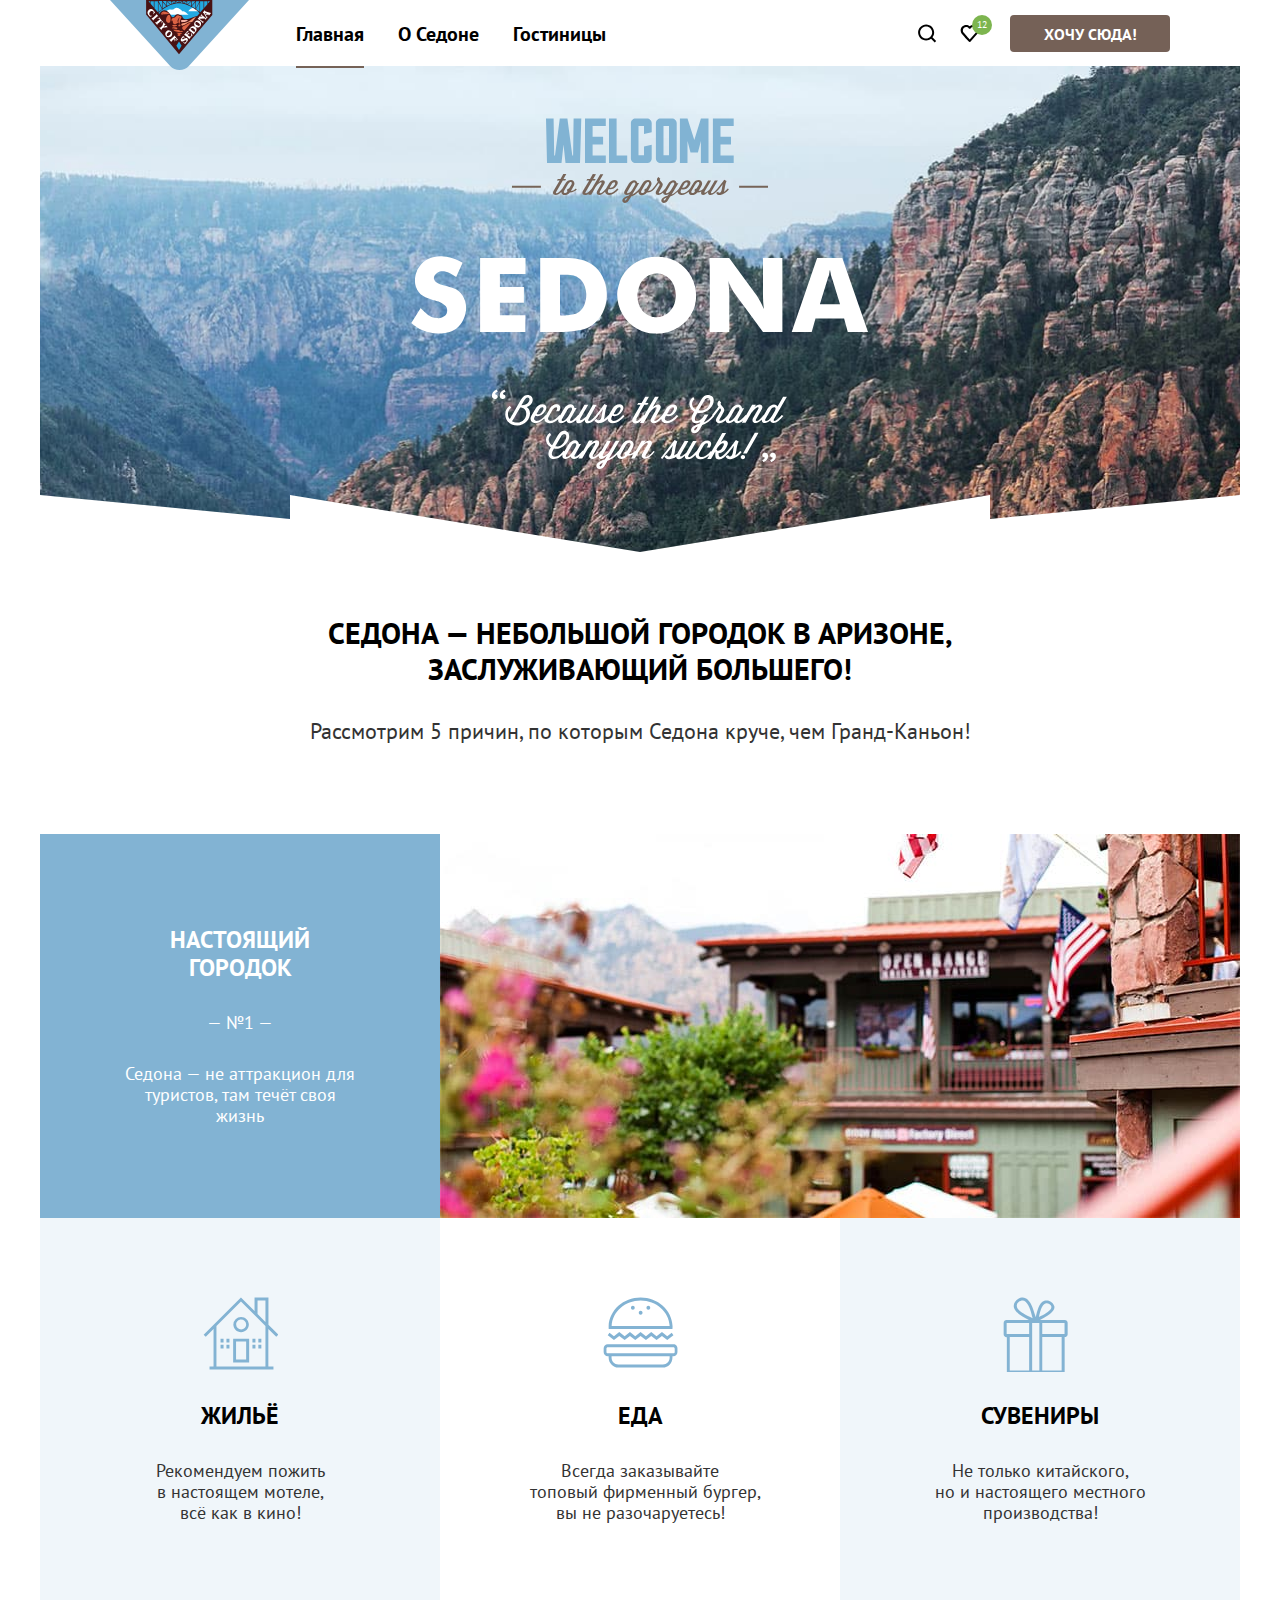
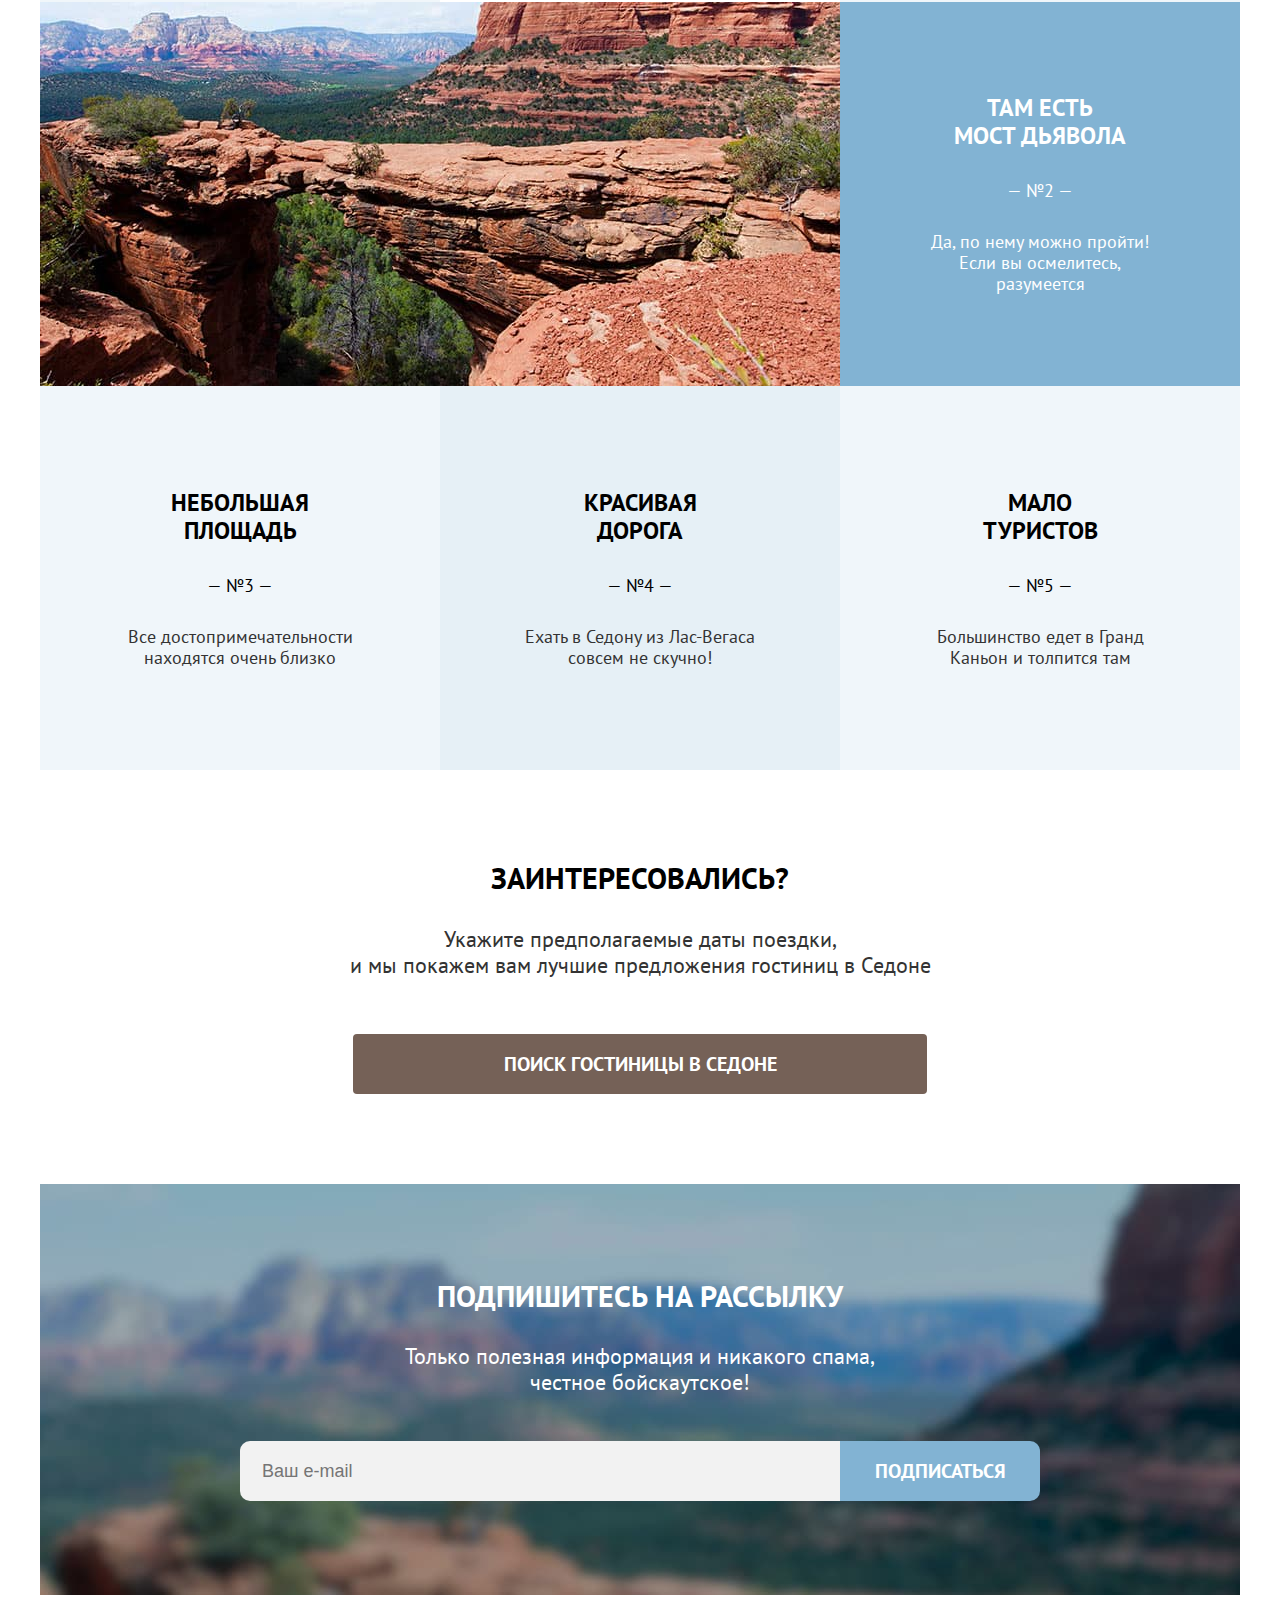
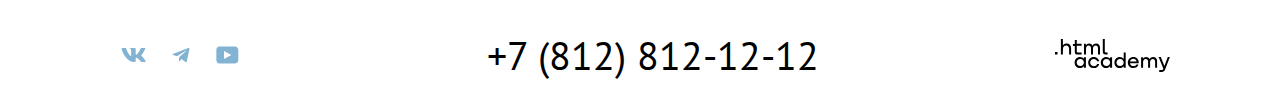
<file: index.html>
<!DOCTYPE html>
<html lang="ru">

    <head>
        <meta charset="utf-8">
        <meta name="keywords" content="Седона, городок, жилье, гостиницы">
        <meta name="description" content="Городок Седона и его приемущества">
        <title>HTML Academy: Седона</title>
        <link rel="stylesheet" href="styles/styles.css">
        <link rel="icon" type="image/png" sizes="32x32" href="images/favicon.png">
    </head>

    <body>
        <div class="main-index-container">
            <!-- header start -->
            <header class="main-header">
                <a class="navigation-logo" href="index.html">
                    <img class="header-logo" src="images/svg/logo.svg" width="139" height="70" alt="Логотип Седона">
                </a>
                <nav class="navigation">
                    <ul class="navigation-list">
                        <li class="navigation-item">
                            <a class="navigation-link link-active-index" href="index.html">Главная</a>
                        </li>
                        <li class="navigation-item">
                            <a class="navigation-link" href="#">О Седоне</a>
                        </li>
                        <li class="navigation-item">
                            <a class="navigation-link" href="catalog.html">Гостиницы</a>
                        </li>
                    </ul>
                    <ul class="navigation-list navigation-user">
                        <li class="navigation-item">
                            <a class="navigation-search" href="#">
                                <span class="visually-hidden">Поиск</span>
                            </a>
                        </li>
                        <li class="navigation-item">
                            <a class="navigation-favorite" href="#">
                                <span class="favorite-sum">12</span>
                                <span class="visually-hidden">Избранное</span>
                            </a>
                        </li>
                        <li class="navigation-item">
                            <a class="navigation-button" href="#">
                                Хочу сюда!
                            </a>
                        </li>
                    </ul>
                </nav>
            </header>
            <!-- header end -->
            <!-- main start -->
            <main class="main-index main-container">
                <div class="promo-container">
                    <span class="visually-hidden">Добро пожаловать в Седона</span>
                    <img class="promo-logo" src="images/svg/welcome-to-sedona.svg" width="458" height="352"
                        alt="Логотип Седона">
                </div>
                <section class="main-welcome">
                    <h1 class="welcome-title">Седона — небольшой городок в Аризоне, <br>
                        заслуживающий большего!</h1>
                    <p class="welcome-description">Рассмотрим 5 причин, по которым Седона круче, чем Гранд-Каньон!</p>
                </section>
                <section class="advantages">
                    <ul class="advantages-list">
                        <li class="advantages-item bg-blue">
                            <div class="advantages-block">
                                <h2 class="advantages-title">Настоящий городок</h2>
                                <p class="advantages-number">— №1 —</p>
                                <p class="advantages-description">Седона — не аттракцион для туристов, там течёт своя
                                    жизнь</p>
                            </div>
                            <img class="advantages-img" src="images/jpg/sedonatown-picture.jpg" width="800" height="384"
                                alt="Фотография городка Седона">
                        </li>
                        <li class="advantages-cards">
                            <div class="card-icon-house card-icon"></div>
                            <h2 class="cards-title">Жильё</h2>
                            <p class="cards-description">Рекомендуем пожить в&nbsp;настоящем мотеле,
                                всё&nbsp;как&nbsp;в кино!</p>
                        </li>
                        <li class="advantages-cards">
                            <div class="card-icon-food card-icon"></div>
                            <h2 class="cards-title">Еда</h2>
                            <p class="cards-description">Всегда заказывайте
                                &nbsp;топовый&nbsp;фирменный&nbsp;бургер, вы не разочаруетесь!</p>
                        </li>
                        <li class="advantages-cards">
                            <div class="card-icon-souvenir card-icon"></div>
                            <h2 class="cards-title">Сувениры</h2>
                            <p class="cards-description">Не только китайского,
                                но&nbsp;и&nbsp;настоящего местного производства!</p>
                        </li>
                        <li class="advantages-item bg-blue">
                            <img class="advantages-img" src="images/jpg/devils-bridge-picture.jpg" width="800"
                                height="384" alt="Фотография Моста Дьявола">
                            <div class="advantages-block">
                                <h2 class="advantages-title">Там есть<br>мост дьявола</h2>
                                <p class="advantages-number">— №2 —</p>
                                <p class="advantages-description">Да, по нему можно пройти! Если вы осмелитесь,
                                    разумеется</p>
                            </div>
                        </li>
                        <li class="advantages-item advantages-item-bottom">
                            <div class="advantages-block">
                                <h2 class="advantages-title">Небольшая площадь</h2>
                                <p class="advantages-number">— №3 —</p>
                                <p class="advantages-description">Все достопримечательности находятся очень близко</p>
                            </div>
                        </li>
                        <li class="advantages-item advantages-item-bottom">
                            <div class="advantages-block">
                                <h2 class="advantages-title">Красивая <br> дорога</h2>
                                <p class="advantages-number">— №4 —</p>
                                <p class="advantages-description">
                                    Ехать&nbsp;в&nbsp;Седону&nbsp;из&nbsp;Лас-&#8205;Вегаса совсем
                                    не скучно!</p>
                            </div>
                        </li>
                        <li class="advantages-item advantages-item-bottom">
                            <div class="advantages-block">
                                <h2 class="advantages-title">Мало <br> туристов</h2>
                                <p class="advantages-number">— №5 —</p>
                                <p class="advantages-description">Большинство едет в Гранд Каньон и толпится там</p>
                            </div>
                        </li>
                    </ul>
                </section>
                <section class="hotel-search">
                    <span class="visually-hidden">Поиск Гостиницы</span>
                    <h2 class="hotel-search-title">Заинтересовались?</h2>
                    <p class="hotel-search-description">Укажите предполагаемые даты поездки,<br> и мы покажем вам лучшие
                        предложения
                        гостиниц в Седоне</p>
                    <a class="hotel-search-link" href="catalog.html">Поиск гостиницы в Седоне</a>
                </section>
                <section class="subscription">
                    <span class="visually-hidden">Подписка на рассылку</span>
                    <h2 class="subscription-title">Подпишитесь на рассылку</h2>
                    <p class="subscription-description">Только полезная информация и никакого спама,<br> честное
                        бойскаутское!
                    </p>
                    <form class="subscription-form" action="https://echo.htmlacademy.ru/" method="post">
                        <label class="visually-hidden" for="email-subscription">Email</label>
                        <input class="subscription-input" type="email" name="email-subscription" id="email-subscription"
                            placeholder="Ваш e-mail">
                        <button class="subscription-button" type="submit">Подписаться</button>
                    </form>
                </section>
            </main>
            <!-- main end -->
            <!-- footer start -->
            <footer class="main-footer">
                <div class="footer-contacts">
                    <span class="visually-hidden">Наши социальные сети</span>
                    <ul class="socials-list">
                        <li class="socials-item">
                            <a class="socials-icon" href="https://vk.com/htmlacademy">
                                <svg class="socials-vk socials-status" aria-hidden="true" focusable="false" width="25"
                                    height="14" viewBox="0 0 25 14" fill="none" xmlns="http://www.w3.org/2000/svg">
                                    <path fill-rule="evenodd" clip-rule="evenodd"
                                        d="M24.116.948c.166-.546 0-.948-.795-.948h-2.625c-.668 0-.976.347-1.143.73 0 0-1.335 3.196-3.226 5.272-.612.602-.89.793-1.224.793-.167 0-.418-.191-.418-.738V.948c0-.656-.184-.948-.74-.948H9.817C9.4 0 9.15.304 9.15.593c0 .621.946.765 1.043 2.513v3.798c0 .833-.153.984-.487.984-.89 0-3.055-3.211-4.34-6.885C5.116.288 4.865 0 4.193 0H1.566c-.75 0-.9.347-.9.73 0 .682.89 4.07 4.145 8.551C6.981 12.341 10.036 14 12.82 14c1.67 0 1.875-.368 1.875-1.003v-2.313c0-.737.158-.884.687-.884.39 0 1.057.192 2.615 1.667C19.776 13.216 20.07 14 21.071 14h2.625c.75 0 1.126-.368.91-1.096-.238-.724-1.088-1.775-2.215-3.022-.612-.71-1.53-1.475-1.809-1.858-.389-.491-.278-.71 0-1.147 0 0 3.2-4.426 3.533-5.929h.001Z" />
                                </svg>
                                <span class="visually-hidden">VK</span>
                            </a>
                        </li>
                        <li class="socials-item">
                            <a class="socials-icon" href="https://t.me/htmlacademy ">
                                <svg class="socials-telegram socials-status" aria-hidden="true" focusable="false"
                                    width="18" height="15" viewBox="0 0 18 16" fill="none"
                                    xmlns="http://www.w3.org/2000/svg">
                                    <path
                                        d="M16.785.1.84 6.247C-.248 6.685-.24 7.292.64 7.563L4.735 8.84l9.472-5.976c.448-.273.857-.126.52.172L7.053 9.962H7.05h.002l-.283 4.22c.414 0 .597-.19.829-.413l1.988-1.934 4.136 3.055c.762.42 1.31.204 1.5-.706L17.938 1.39c.278-1.114-.425-1.619-1.153-1.29Z" />
                                </svg>
                                <span class="visually-hidden">Telegram</span>
                            </a>
                        </li>
                        <li class="socials-item">
                            <a class="socials-icon" href="https://www.youtube.com/user/htmlacademyru">
                                <svg class="socials-youtube socials-status" aria-hidden="true" focusable="false"
                                    width="23" height="18" viewBox="0 0 23 18" fill="none"
                                    xmlns="http://www.w3.org/2000/svg">
                                    <path
                                        d="M18.94.5H3.507C1.647.5.333 2.094.333 3.9v10.094c0 1.912 1.314 3.506 3.174 3.506H19.16c1.642 0 3.174-1.594 3.174-3.4V3.9C22.114 2.094 20.801.5 18.94.5ZM7.995 13.037V4.963L15.328 9l-7.333 4.037Z" />
                                </svg>
                                <span class="visually-hidden">Youtube</span>
                            </a>
                        </li>
                    </ul>
                    <a class="contact-phone" href="tel:+78128121212">+7 (812) 812-12-12</a>
                    <a class="academylink" href="https://htmlacademy.ru/">
                        <svg class="html-academy-link" width="115" height="33" viewBox="0 0 115 33" fill="none"
                            xmlns="http://www.w3.org/2000/svg">
                            <path
                                d="M0 12.9v2.6h2.5v-2.6H0ZM11.6 4.5c-1.6 0-2.8.7-3.6 1.7h-.1V0h-2v15.5h2v-5.3c0-2.1 1.3-3.6 3.3-3.6 1.8 0 2.9 1.4 2.9 3.2v5.7h2V9.4c.1-3-1.8-4.9-4.5-4.9ZM26.6 4.8h-4.8V1.1h-2v3.8h-1.9v2h1.9v6c0 1.7 1 2.7 2.7 2.7h4.1v-2h-3.7c-.7 0-1.1-.4-1.1-1.1V6.8h4.8v-2ZM41.1 4.6c-1.6 0-2.9.8-3.5 2.1h-.1c-.6-1.2-1.8-2.1-3.4-2.1-1.4 0-2.5.8-3.1 1.8h-.1V4.8H29v10.6h2V10c0-2 1-3.5 2.6-3.5 1.5 0 2.4 1 2.4 2.6v6.3h2V9.8c0-2.4 1.4-3.3 2.6-3.3 1.5 0 2.4 1 2.4 2.6v6.3h2V8.9c.1-2.5-1.4-4.3-3.9-4.3ZM47.8 12.7c0 1.7 1 2.7 2.8 2.7h2v-2h-1.7c-.7 0-1.1-.4-1.1-1.1V0h-2v12.7ZM28.9 19.7c-.9-1.1-2.2-1.8-3.9-1.8-3.1 0-5.4 2.3-5.4 5.6s2.3 5.6 5.4 5.6c1.8 0 3-.8 3.8-1.9h.1v1.6h2V18.2h-2v1.5Zm-3.6 7.4c-2.2 0-3.6-1.6-3.6-3.6s1.4-3.6 3.6-3.6 3.6 1.6 3.6 3.6c0 1.9-1.4 3.6-3.6 3.6ZM44.2 22c-.5-2.4-2.6-4.1-5.4-4.1-3.4 0-5.6 2.5-5.6 5.6 0 3.1 2.2 5.6 5.6 5.6 2.8 0 4.9-1.8 5.4-4.2h-2.1c-.4 1.3-1.7 2.3-3.3 2.3-2.2 0-3.6-1.6-3.6-3.6s1.4-3.6 3.6-3.6c1.6 0 2.8 1 3.3 2.2h2.1V22ZM55.1 19.7c-.9-1.1-2.2-1.8-3.9-1.8-3.1 0-5.4 2.3-5.4 5.6s2.3 5.6 5.4 5.6c1.8 0 3-.8 3.8-1.9h.1v1.6h2V18.2h-2v1.5Zm-3.6 7.4c-2.2 0-3.6-1.6-3.6-3.6s1.4-3.6 3.6-3.6 3.6 1.6 3.6 3.6c0 1.9-1.5 3.6-3.6 3.6ZM68.7 19.8c-.9-1.1-2.2-1.9-3.9-1.9-3.1 0-5.4 2.3-5.4 5.6s2.2 5.6 5.4 5.6c1.7 0 3-.8 3.8-1.8h.1v1.5h2V13.4h-2v6.4Zm-3.6 7.3c-2.2 0-3.6-1.6-3.6-3.6s1.4-3.6 3.6-3.6 3.6 1.6 3.6 3.6c-.1 2-1.5 3.6-3.6 3.6ZM78.3 17.9c-3.3 0-5.5 2.5-5.5 5.6 0 3 2.1 5.6 5.5 5.6 2.5 0 4.5-1.3 5.2-3.6h-2.1c-.5 1-1.6 1.6-3 1.6-1.9 0-3.3-1.3-3.4-2.9h8.8c.2-3.6-2-6.3-5.5-6.3Zm0 1.9c1.7 0 3 1 3.3 2.6h-6.5c.3-1.5 1.5-2.6 3.2-2.6ZM98.2 17.9c-1.6 0-2.9.8-3.6 2h-.1c-.6-1.2-1.8-2-3.4-2-1.4 0-2.5.7-3.1 1.8v-1.5h-1.9v10.6h2v-5.4c0-2 1-3.4 2.6-3.5 1.5 0 2.4 1 2.4 2.6v6.3h2v-5.6c0-2.4 1.4-3.3 2.6-3.3 1.5 0 2.4 1 2.4 2.6v6.3h2v-6.5c.1-2.6-1.4-4.4-3.9-4.4ZM109.4 27l-3.6-8.9h-2.2l4.8 11.6c-.3.9-.7 1.2-1.7 1.2h-2.5v2h2.5c1.8 0 2.8-.8 3.5-2.6l4.7-12.2h-2.1l-3.4 8.9Z">
                            </path>
                        </svg>
                    </a>
                </div>
            </footer>
            <!-- footer end -->
            <!-- Modal start -->
            <div class="modal-container modal-container-close">
                <div class="modal modal-search">
                    <button class="modal-close-button">
                        <span class="visually-hidden">Закрыть</span>
                        <svg class="modal-close-icon" width="13" height="13" viewBox="0 0 13 13"
                            xmlns="http://www.w3.org/2000/svg">
                            <path
                                d="M13 1.2 11.8 0 6.5 5.3 1.2 0 0 1.2l5.3 5.3L0 11.8 1.2 13l5.3-5.3 5.3 5.3 1.2-1.2-5.3-5.3L13 1.2Z" />
                        </svg>
                    </button>
                    <section class="modal-content">
                        <h2 class="modal-title">Поиск гостиницы в седоне</h2>
                        <form class="modal-form" action="https://echo.htmlacademy.ru/" method="post">
                            <label class="check-in-label">
                                <span class="modal-form-label check-in">Дата Заезда:</span>
                                <input class="checkin-input" type="text" name="check-in-date" value="27 апреля 2020">
                            </label>
                            <label class="check-out-label">
                                <span class="modal-form-label check-out">Дата Выезда:</span>
                                <input class="checkin-input" type="text" name="check-out-date" value="1 сентября 2021">
                            </label>
                            <span class="adults-label">
                                <button class="adults-more">
                                    <svg class="svg-plus" width="13" height="13" viewBox="0 0 13 13" fill="none"
                                        xmlns="http://www.w3.org/2000/svg">
                                        <path d="M13 6H7V0H6v6H0v1h6v6h1V7h6V6Z" />
                                    </svg>
                                </button>
                                <label class="adults-label">
                                    <span class="adults-label-title">Взрослые:</span>
                                    <input class="adults-input" type="text" name="adults-input" value="2">
                                </label>
                                <button class="adults-less">
                                    <svg class="svg-minus" width="13" height="1" viewBox="0 0 13 1" fill="none"
                                        xmlns="http://www.w3.org/2000/svg">
                                        <path d="M0 0v1h13V0H0Z" />
                                    </svg>
                                </button>
                                <button class="children-more">
                                    <svg class="svg-plus" width="13" height="13" viewBox="0 0 13 13" fill="none"
                                        xmlns="http://www.w3.org/2000/svg">
                                        <path d="M13 6H7V0H6v6H0v1h6v6h1V7h6V6Z" />
                                    </svg>
                                </button>
                                <label class="children-label">
                                    <span class="children-label-title children-label-icon">Дети:</span>
                                    <input class="children-input" type="text" name="children-input" value="1">
                                </label>
                                <span class="children-tooltip">
                                    <button class="tooltip-toggle" type="button" aria-labelledby="tooltip-label">
                                        <svg class="tooltip-icon" width="25" height="25" viewBox="0 0 25 25" fill="none"
                                            xmlns="http://www.w3.org/2000/svg">
                                            <circle cx="12.5" cy="12.5" r="12.5" />
                                            <g clip-path="url(#a)" fill="#fff">
                                                <path d="M12 17h1v-6h-1v6ZM13 8h-1v1h1V8Z" />
                                            </g>
                                            <defs>
                                                <clipPath id="a">
                                                    <path transform="translate(12 8)" d="M0 0h1v9H0z" />
                                                </clipPath>
                                            </defs>
                                        </svg>
                                    </button>
                                    <span class="tooltip-info" role="tooltip" id="tooltip-label">Укажите количество
                                        детей, которые будут
                                        с
                                        вами, возраст которых от 6 до 18
                                        лет. Дети до 6 лет размещаются бесплатно.</span>
                                </span>
                                <button class="children-less">
                                    <svg class="svg-minus" width="13" height="1" viewBox="0 0 13 1" fill="none"
                                        xmlns="http://www.w3.org/2000/svg">
                                        <path d="M0 0v1h13V0H0Z" />
                                    </svg>
                                </button>
                            </span>
                            <button class="modal-submit-button" type="submit">Найти</button>
                        </form>
                    </section>
                </div>
            </div>
            <!-- Modal end -->
        </div>
    </body>

</html>
</file>
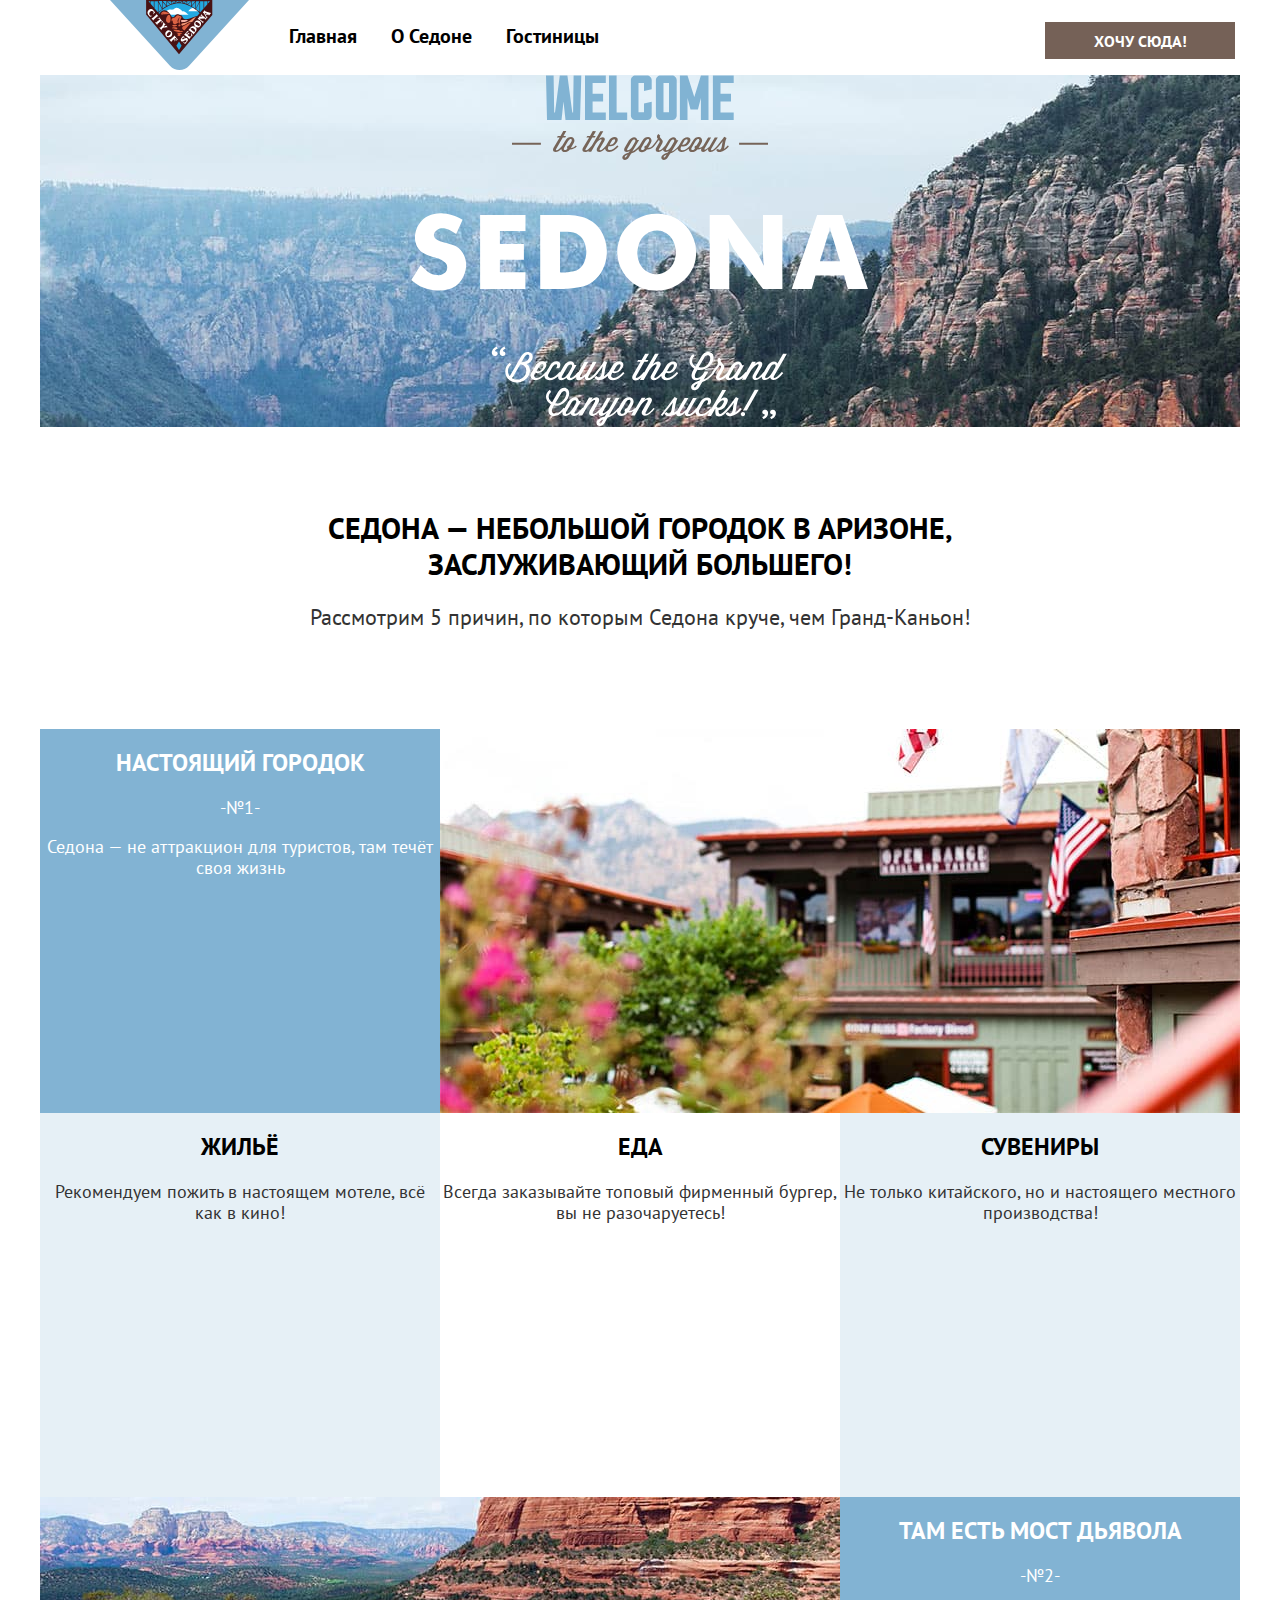
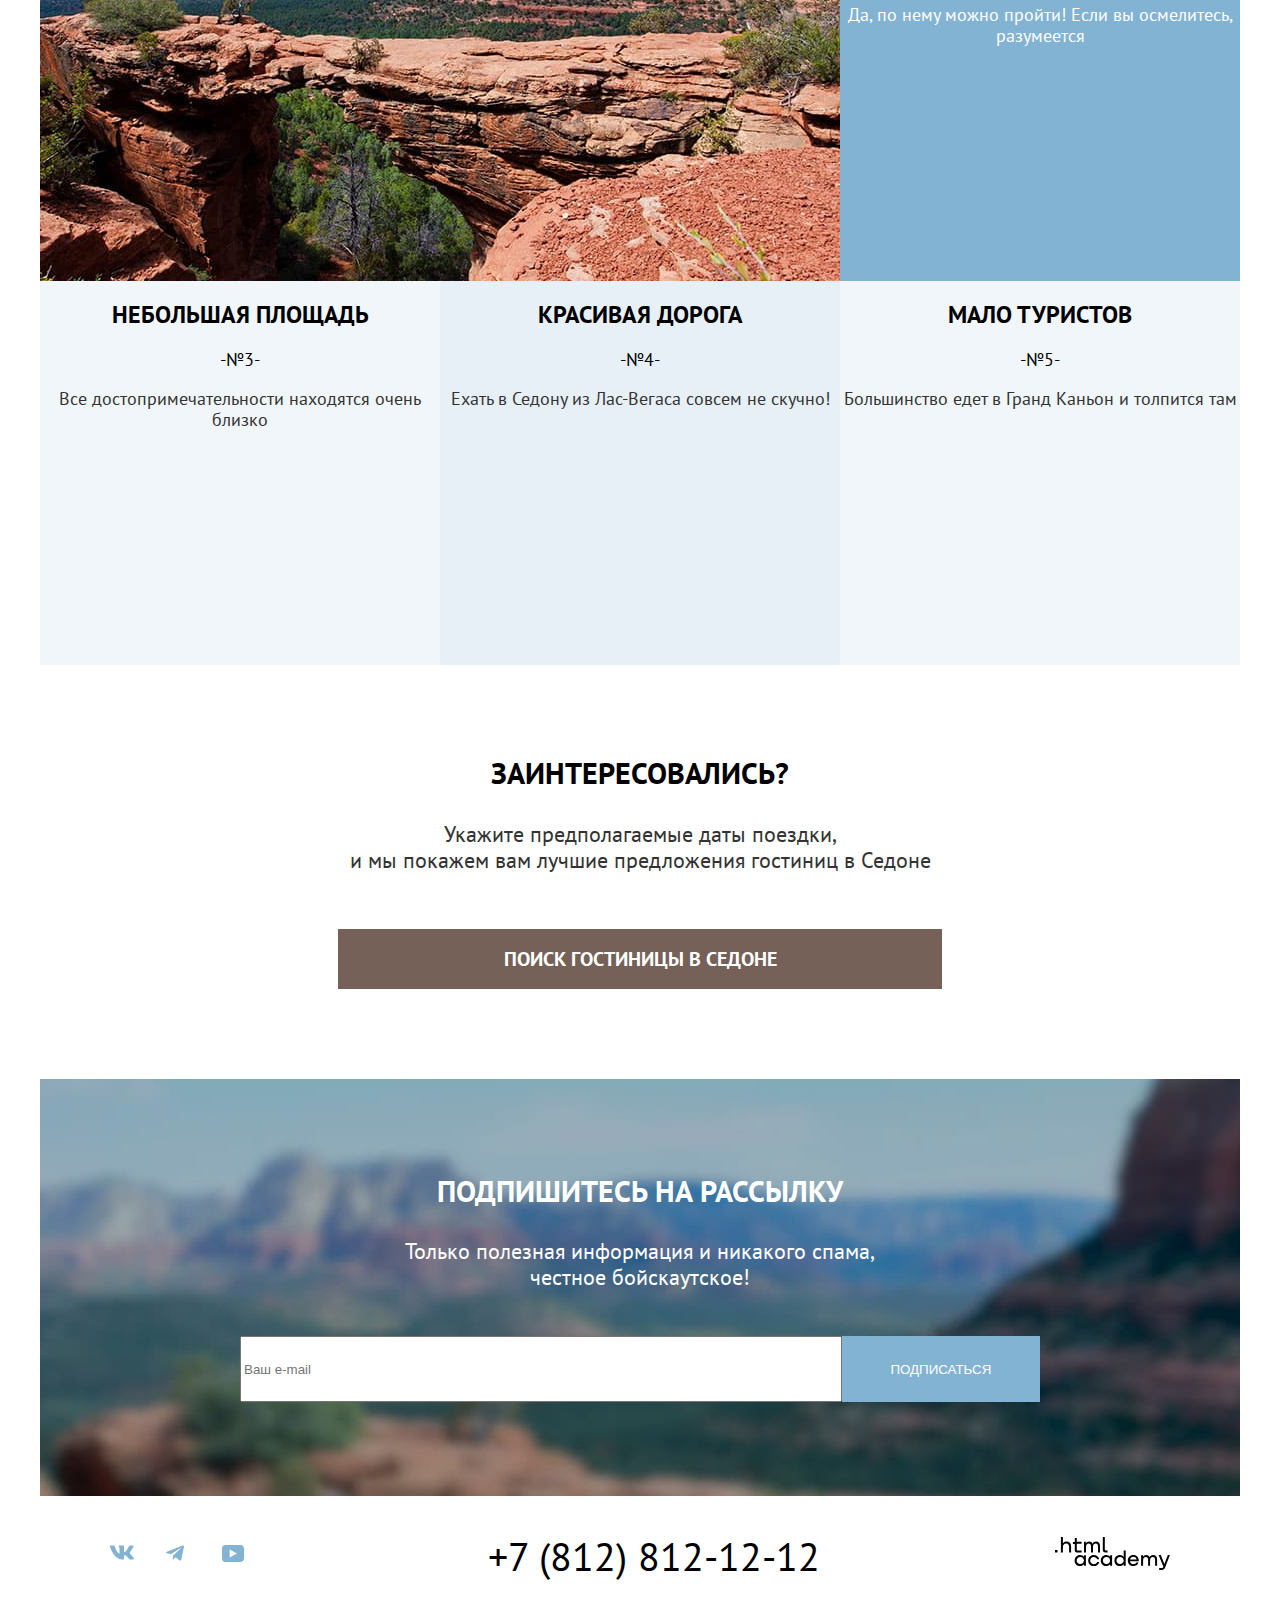
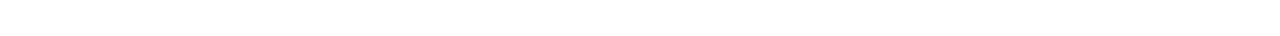
<file: 5/index.html>
<!DOCTYPE html>
<html lang="ru">

  <head>
    <meta charset="utf-8">
    <meta name="keywords" content="Седона, городок, жилье, гостиницы">
    <meta name="description" content="Городок Седона и его приемущества">
    <title>HTML Academy: Седона</title>
    <link rel="stylesheet" href="styles/styles.css">
    <base href="https://htmlacademy-htmlcss.github.io/2019485-sedona-34/5/">
</head>

  <body>
    <!-- header start -->
    <header class="main-header">
      <a class="navigation-logo" href="index.html">
        <img class="header-logo" src="images/svg/logo.svg" width="139" height="70" alt="Логотип Седона">
      </a>
      <nav class="navigation">
        <ul class="navigation-list">
          <li class="navigation-item">
            <a class="navigation-link" href="index.html">Главная</a>
          </li>
          <li class="navigation-item">
            <a class="navigation-link" href="#">О Седоне</a>
          </li>
          <li class="navigation-item">
            <a class="navigation-link" href="catalog.html">Гостиницы</a>
          </li>
        </ul>
        <ul class="navigation-list navigation-user">
          <li class="navigation-item">
            <a class="navigation-search" class="navigation-link" href="#">
              <span class="visually-hidden">Поиск</span>
            </a>
          </li>
          <li class="navigation-item">
            <a class="navigation-favorite" href="#" class="navigation-link">
              <span class="visually-hidden">Избранное</span>
            </a>
          </li>
          <li class="navigation-item">
            <a class="navigation-button" href="#">
              Хочу сюда!
            </a>
          </li>
        </ul>
      </nav>
    </header>
    <!-- header end -->
    <!-- main start -->
    <main class="main-index main-container">
      <div class="page-container">
        <div class="promo-container">
          <span class="visually-hidden">Добро пожаловать в Седона</span>
          <img class="promo-logo" src="images/svg/welcome-to-sedona.svg" width="458" height="352" alt="Логотип Седона">
        </div>
        <section class="main-welcome">
          <h1 class="welcome-title">Седона — небольшой городок в Аризоне, <br>
            заслуживающий большего!</h1>
          <p class="welcome-description">Рассмотрим 5 причин, по которым Седона круче, чем Гранд-Каньон!</p>
        </section>
        <section class="advantages">
          <ul class="advantages-list">
            <li class="advantages-item bg-blue">
              <h2 class="advantages-title">Настоящий городок</h2>
              <p class="advantages-number">-№1-</p>
              <p class="advantages-description">Седона — не аттракцион для туристов, там течёт своя жизнь</p>
            </li>
            <img class="advantages-img" src="images/jpg/sedonatown-picture.jpg" width="800" height="384"
              alt="Фотография городка Седона">
            <li class="advantages-cards bg-lightblue">
              <h2 class="cards-title">Жильё</h2>
              <p class="cards-description">Рекомендуем пожить в настоящем мотеле,
                всё как в кино!</p>
            </li>
            <li class="advantages-cards">
              <h2 class="cards-title">Еда</h2>
              <p class="cards-description">Всегда заказывайте
                топовый фирменный бургер, вы не разочаруетесь!</p>
            </li>
            <li class="advantages-cards bg-lightblue">
              <h2 class="cards-title">Сувениры</h2>
              <p class="cards-description">Не только китайского,
                но и настоящего местного производства!</p>
            </li>
            <img class="advantages-img" src="images/jpg/devils-bridge-picture.jpg" width="800" height="384"
              alt="Фотография Моста Дьявола">
            <li class="advantages-item bg-blue">
              <h2 class="advantages-title">Там есть мост дьявола</h2>
              <p class="advantages-number">-№2-</p>
              <p class="advantages-description">Да, по нему можно пройти! Если вы осмелитесь, разумеется</p>
            </li>
            <li class="advantages-item bg-lightgray">
              <h2 class="advantages-title">Небольшая площадь</h2>
              <p class="advantages-number">-№3-</p>
              <p class="advantages-description">Все достопримечательности находятся очень близко</p>
            </li>
            <li class="advantages-item bg-lightblue">
              <h2 class="advantages-title">Красивая дорога</h2>
              <p class="advantages-number">-№4-</p>
              <p class="advantages-description">Ехать в Седону из Лас-Вегаса совсем не скучно!</p>
            </li>
            <li class="advantages-item bg-lightgray">
              <h2 class="advantages-title">Мало туристов</h2>
              <p class="advantages-number">-№5-</p>
              <p class="advantages-description">Большинство едет в Гранд Каньон и толпится там</p>
            </li>
          </ul>
        </section>
        <section class="hotel-search">
          <span class="visually-hidden">Поиск Гостиницы</span>
          <h2 class="hotel-search-title">Заинтересовались?</h2>
          <p class="hotel-search-description">Укажите предполагаемые даты поездки,<br> и мы покажем вам лучшие
            предложения
            гостиниц в Седоне</p>
          <a class="hotel-search-link" href="catalog.html">Поиск гостиницы в Седоне</a>
        </section>
        <section class="subscription">
          <span class="visually-hidden">Подписка на рассылку</span>
          <h2 class="subscription-title">Подпишитесь на рассылку</h2>
          <p class="subscription-description">Только полезная информация и никакого спама, честное бойскаутское!</p>
          <form class="subscription-form" action="https://echo.htmlacademy.ru/" method="post">
            <label class="visually-hidden" for="email-subscription">Email</label>
            <input class="subscription-input" type="email" name="email-subscription" id="email-subscription"
              placeholder="Ваш e-mail">
            <button class="subscription-button" type="submit">Подписаться</button>
          </form>
        </section>
      </div>
    </main>
    <!-- main end -->
    <!-- footer start -->
    <footer class="main-footer">
      <div class="footer-contacts">
        <span class="visually-hidden">Наши социальные сети</span>
        <ul class="socials-list">
          <li class="socials-item">
            <a class="socials-vk" href="https://vk.com/htmlacademy">
              <span class="visually-hidden">VK</span>
            </a>
          </li>
          <li class="socials-item">
            <a class="socials-telegram" href="https://t.me/htmlacademy ">
              <span class="visually-hidden">Telegram</span>
            </a>
          </li>
          <li class="socials-item">
            <a class="socials-youtube" href="https://www.youtube.com/user/htmlacademyru">
              <span class="visually-hidden">Youtube</span>
            </a>
          </li>
        </ul>
        <a class="contact-phone" href="tel:+78128121212">+7 (812) 812-12-12</a>
        <a class="academylink" href="https://htmlacademy.ru/">
          <img src="images/svg/logo-htmlacademy.svg" title="Перейти на сайт Htmlacademy" width="115" height="34"
            alt="Логотип HTMLAcademy">
        </a>
      </div>
    </footer>
    <!-- footer end -->
  </body>

</html>
</file>
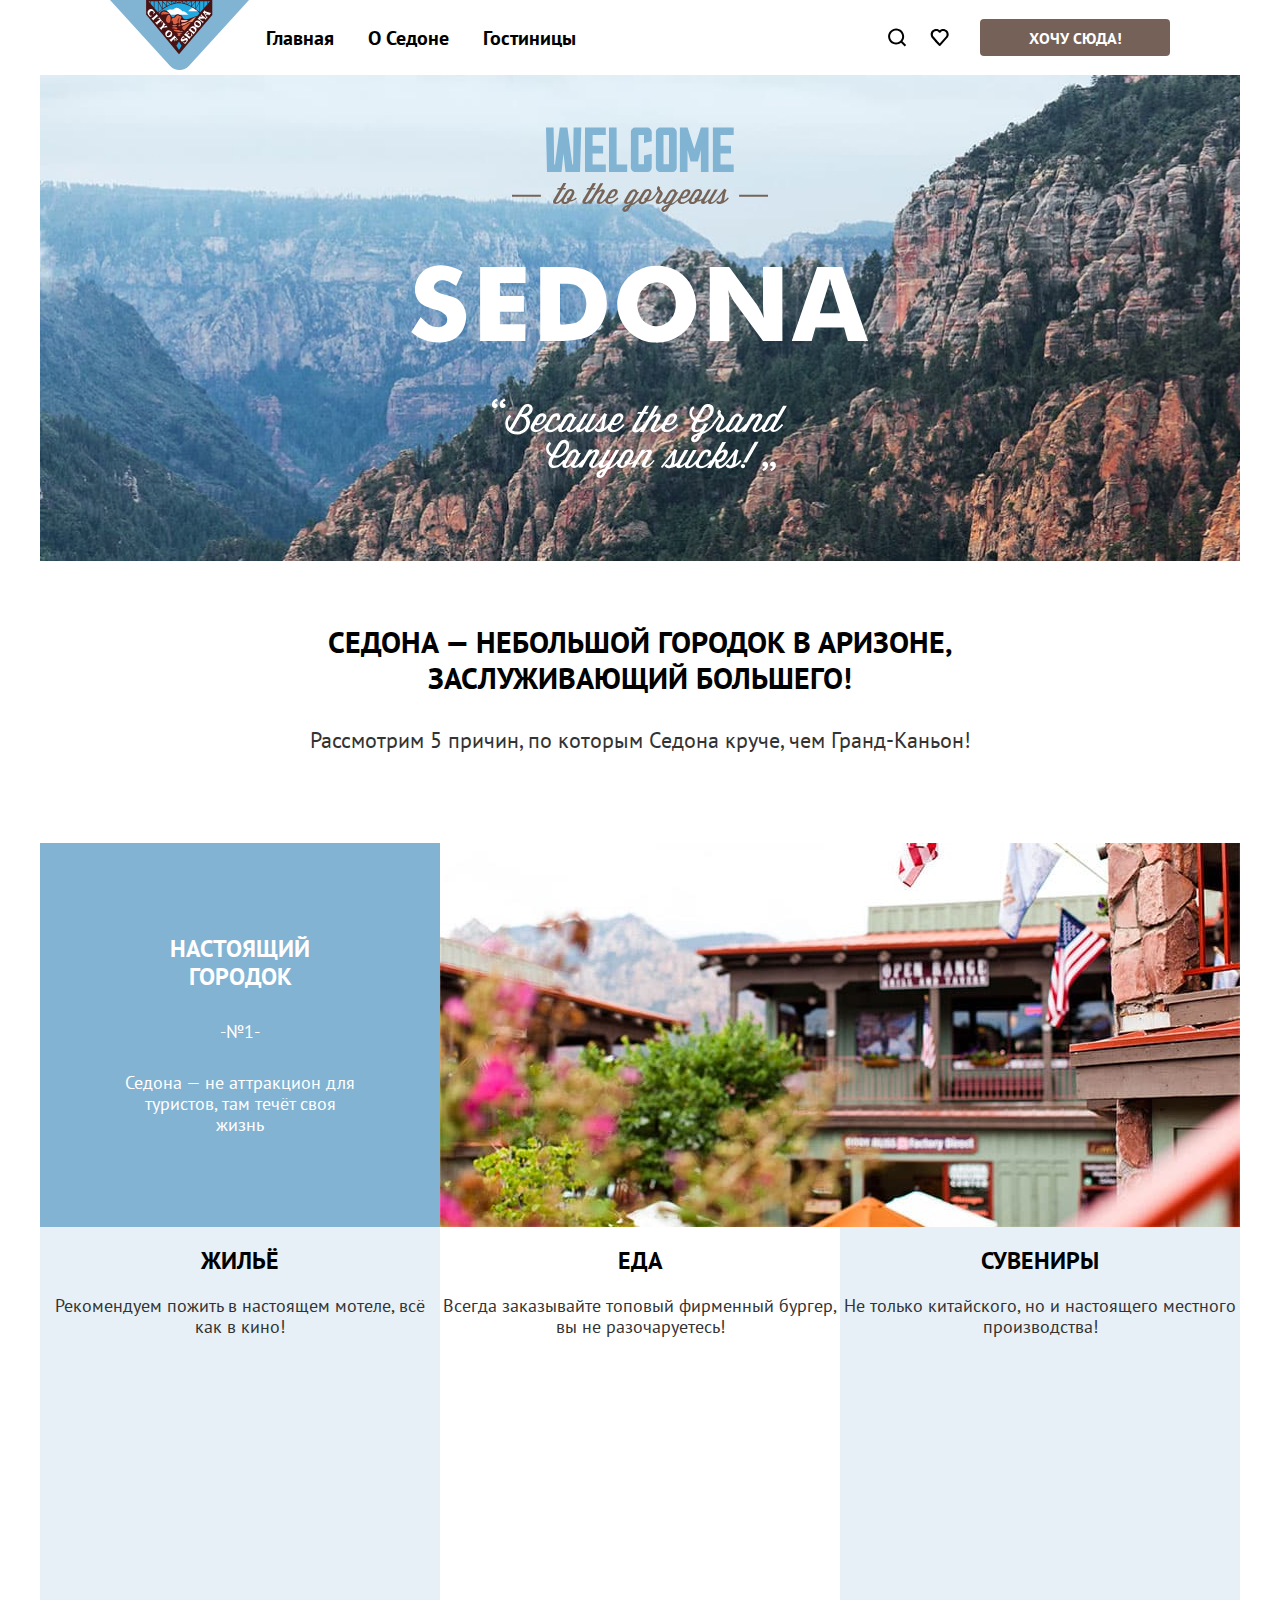
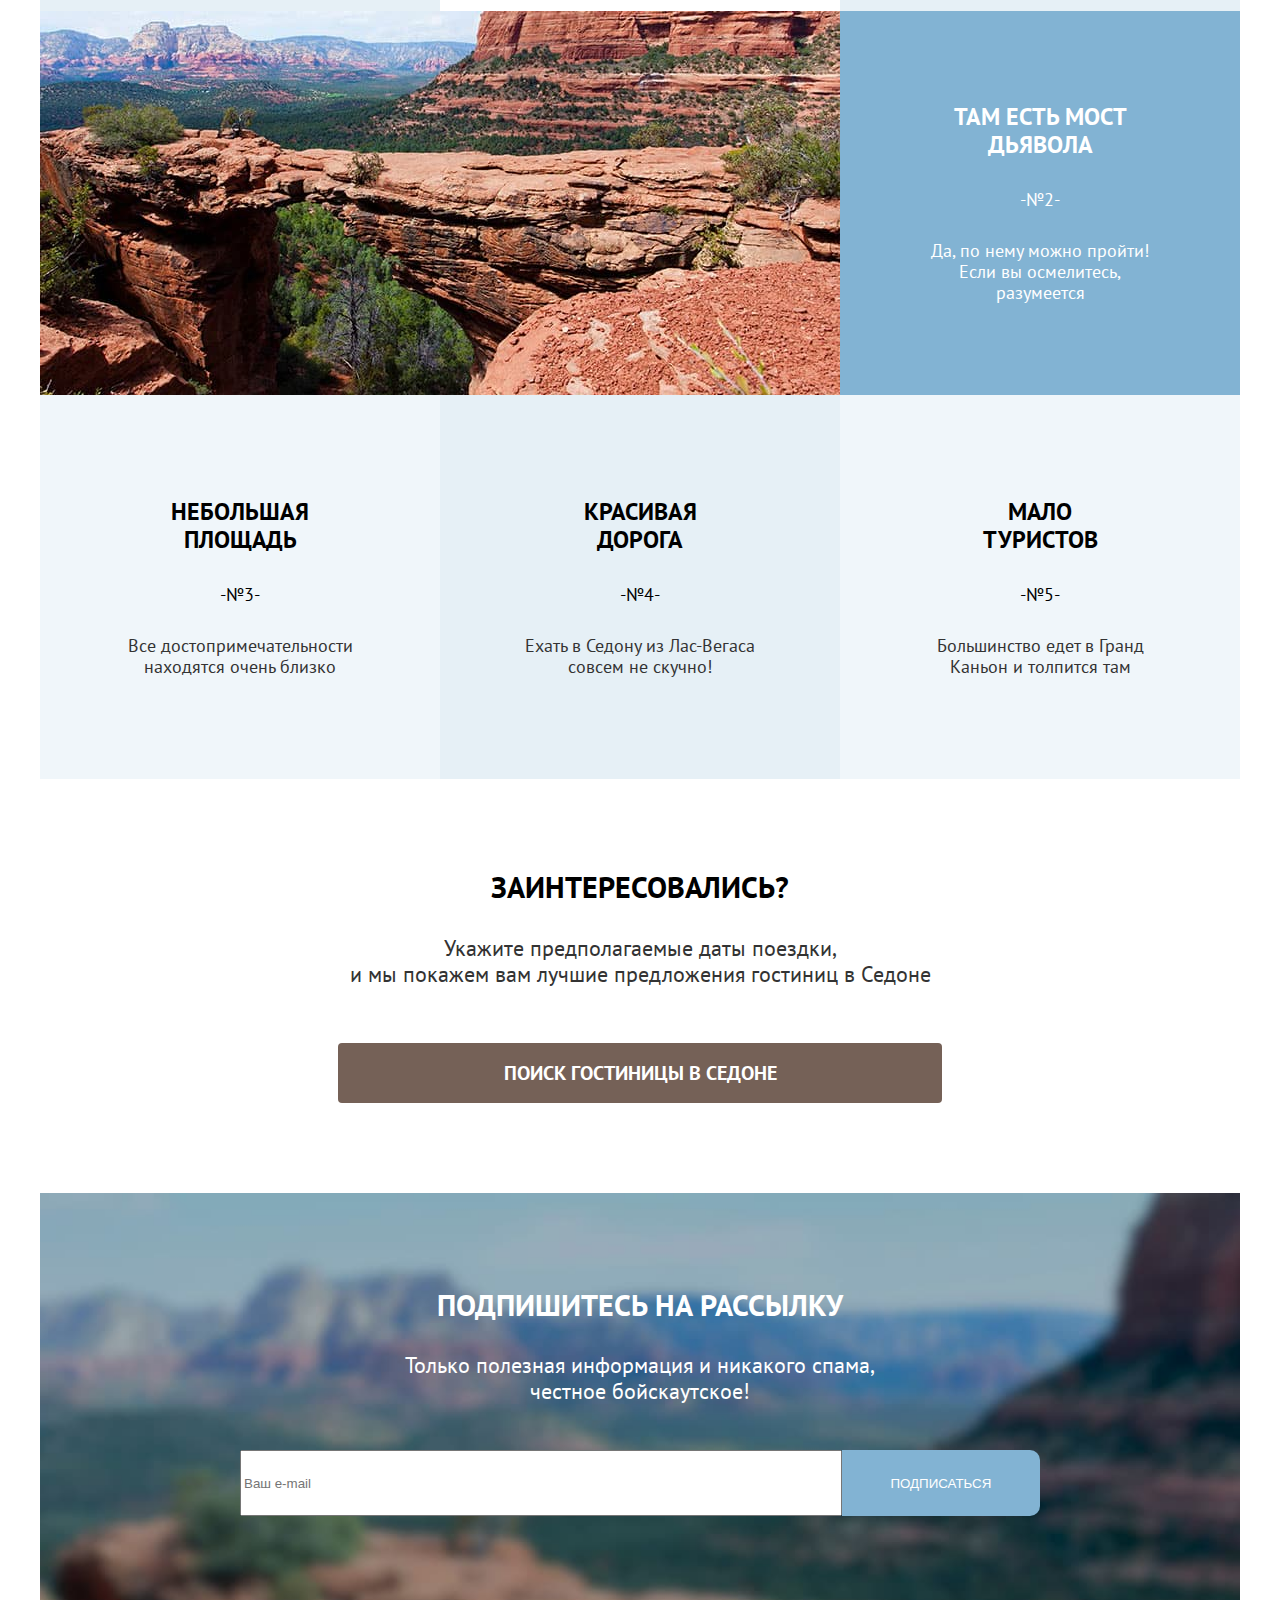
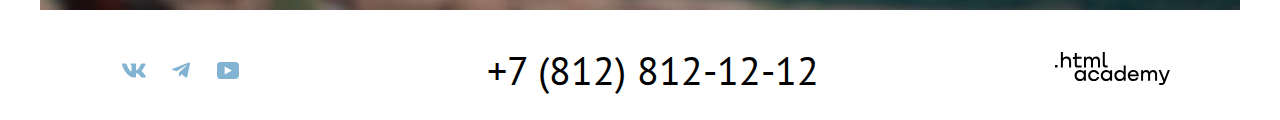
<file: 6/index.html>
<!DOCTYPE html>
<html lang="ru">

  <head>
    <meta charset="utf-8">
    <meta name="keywords" content="Седона, городок, жилье, гостиницы">
    <meta name="description" content="Городок Седона и его приемущества">
    <title>HTML Academy: Седона</title>
    <link rel="stylesheet" href="styles/styles.css">
    <base href="https://htmlacademy-htmlcss.github.io/2019485-sedona-34/6/">
</head>

  <body>
    <div class="main-index-container">
      <!-- header start -->
      <header class="main-header">
        <a class="navigation-logo" href="index.html">
          <img class="header-logo" src="images/svg/logo.svg" width="139" height="70" alt="Логотип Седона">
        </a>
        <nav class="navigation">
          <ul class="navigation-list">
            <li class="navigation-item">
              <a class="navigation-link" href="index.html">Главная</a>
            </li>
            <li class="navigation-item">
              <a class="navigation-link" href="#">О Седоне</a>
            </li>
            <li class="navigation-item">
              <a class="navigation-link" href="catalog.html">Гостиницы</a>
            </li>
          </ul>
          <ul class="navigation-list navigation-user">
            <li class="navigation-item">
              <a class="navigation-search" class="navigation-link" href="#">
                <span class="visually-hidden">Поиск</span>
              </a>
            </li>
            <li class="navigation-item">
              <a class="navigation-favorite" href="#" class="navigation-link">
                <span class="visually-hidden">Избранное</span>
              </a>
            </li>
            <li class="navigation-item">
              <a class="navigation-button" href="#">
                Хочу сюда!
              </a>
            </li>
          </ul>
        </nav>
      </header>
      <!-- header end -->
      <!-- main start -->
      <main class="main-index main-container">
        <div class="promo-container">
          <span class="visually-hidden">Добро пожаловать в Седона</span>
          <img class="promo-logo" src="images/svg/welcome-to-sedona.svg" width="458" height="352" alt="Логотип Седона">
        </div>
        <section class="main-welcome">
          <h1 class="welcome-title">Седона — небольшой городок в Аризоне, <br>
            заслуживающий большего!</h1>
          <p class="welcome-description">Рассмотрим 5 причин, по которым Седона круче, чем Гранд-Каньон!</p>
        </section>
        <section class="advantages">
          <ul class="advantages-list">
            <li class="advantages-item bg-blue">
              <div class="advantages-block">
                <h2 class="advantages-title">Настоящий городок</h2>
                <p class="advantages-number">-№1-</p>
                <p class="advantages-description">Седона — не аттракцион для туристов, там течёт своя жизнь</p>
              </div>
              <img class="advantages-img" src="images/jpg/sedonatown-picture.jpg" width="800" height="384"
                alt="Фотография городка Седона">
            </li>
            <li class="advantages-cards bg-lightblue">
              <h2 class="cards-title">Жильё</h2>
              <p class="cards-description">Рекомендуем пожить в настоящем мотеле,
                всё как в кино!</p>
            </li>
            <li class="advantages-cards">
              <h2 class="cards-title">Еда</h2>
              <p class="cards-description">Всегда заказывайте
                топовый фирменный бургер, вы не разочаруетесь!</p>
            </li>
            <li class="advantages-cards bg-lightblue">
              <h2 class="cards-title">Сувениры</h2>
              <p class="cards-description">Не только китайского,
                но и настоящего местного производства!</p>
            </li>
            <li class="advantages-item bg-blue">
              <img class="advantages-img" src="images/jpg/devils-bridge-picture.jpg" width="800" height="384"
                alt="Фотография Моста Дьявола">
              <div class="advantages-block">
                <h2 class="advantages-title">Там есть мост дьявола</h2>
                <p class="advantages-number">-№2-</p>
                <p class="advantages-description">Да, по нему можно пройти! Если вы осмелитесь, разумеется</p>
              </div>
            </li>
            <li class="advantages-item bg-lightgray">
              <div class="advantages-block">
                <h2 class="advantages-title">Небольшая площадь</h2>
                <p class="advantages-number">-№3-</p>
                <p class="advantages-description">Все достопримечательности находятся очень близко</p>
              </div>
            </li>
            <li class="advantages-item bg-lightblue">
              <div class="advantages-block">
                <h2 class="advantages-title">Красивая <br> дорога</h2>
                <p class="advantages-number">-№4-</p>
                <p class="advantages-description">Ехать в Седону из Лас-Вегаса совсем не скучно!</p>
              </div>
            </li>
            <li class="advantages-item bg-lightgray">
              <div class="advantages-block">
                <h2 class="advantages-title">Мало <br> туристов</h2>
                <p class="advantages-number">-№5-</p>
                <p class="advantages-description">Большинство едет в Гранд Каньон и толпится там</p>
              </div>
            </li>
          </ul>
        </section>
        <section class="hotel-search">
          <span class="visually-hidden">Поиск Гостиницы</span>
          <h2 class="hotel-search-title">Заинтересовались?</h2>
          <p class="hotel-search-description">Укажите предполагаемые даты поездки,<br> и мы покажем вам лучшие
            предложения
            гостиниц в Седоне</p>
          <a class="hotel-search-link" href="catalog.html">Поиск гостиницы в Седоне</a>
        </section>
        <section class="subscription">
          <span class="visually-hidden">Подписка на рассылку</span>
          <h2 class="subscription-title">Подпишитесь на рассылку</h2>
          <p class="subscription-description">Только полезная информация и никакого спама, честное бойскаутское!</p>
          <form class="subscription-form" action="https://echo.htmlacademy.ru/" method="post">
            <label class="visually-hidden" for="email-subscription">Email</label>
            <input class="subscription-input" type="email" name="email-subscription" id="email-subscription"
              placeholder="Ваш e-mail">
            <button class="subscription-button" type="submit">Подписаться</button>
          </form>
        </section>
    </div>
    </main>
    <!-- main end -->
    <!-- footer start -->
    <footer class="main-footer">
      <div class="footer-contacts">
        <span class="visually-hidden">Наши социальные сети</span>
        <ul class="socials-list">
          <li class="socials-item">
            <a class="socials-vk socials-icon " href="https://vk.com/htmlacademy">
              <span class="visually-hidden">VK</span>
            </a>
          </li>
          <li class="socials-item">
            <a class="socials-telegram socials-icon" href="https://t.me/htmlacademy ">
              <span class="visually-hidden">Telegram</span>
            </a>
          </li>
          <li class="socials-item">
            <a class="socials-youtube socials-icon" href="https://www.youtube.com/user/htmlacademyru">
              <span class="visually-hidden">Youtube</span>
            </a>
          </li>
        </ul>
        <a class="contact-phone" href="tel:+78128121212">+7 (812) 812-12-12</a>
        <a class="academylink" href="https://htmlacademy.ru/">
          <img src="images/svg/logo-htmlacademy.svg" title="Перейти на сайт Htmlacademy" width="115" height="34"
            alt="Логотип HTMLAcademy">
        </a>
      </div>
    </footer>
    <!-- footer end -->
    </div>
  </body>

</html>
</file>
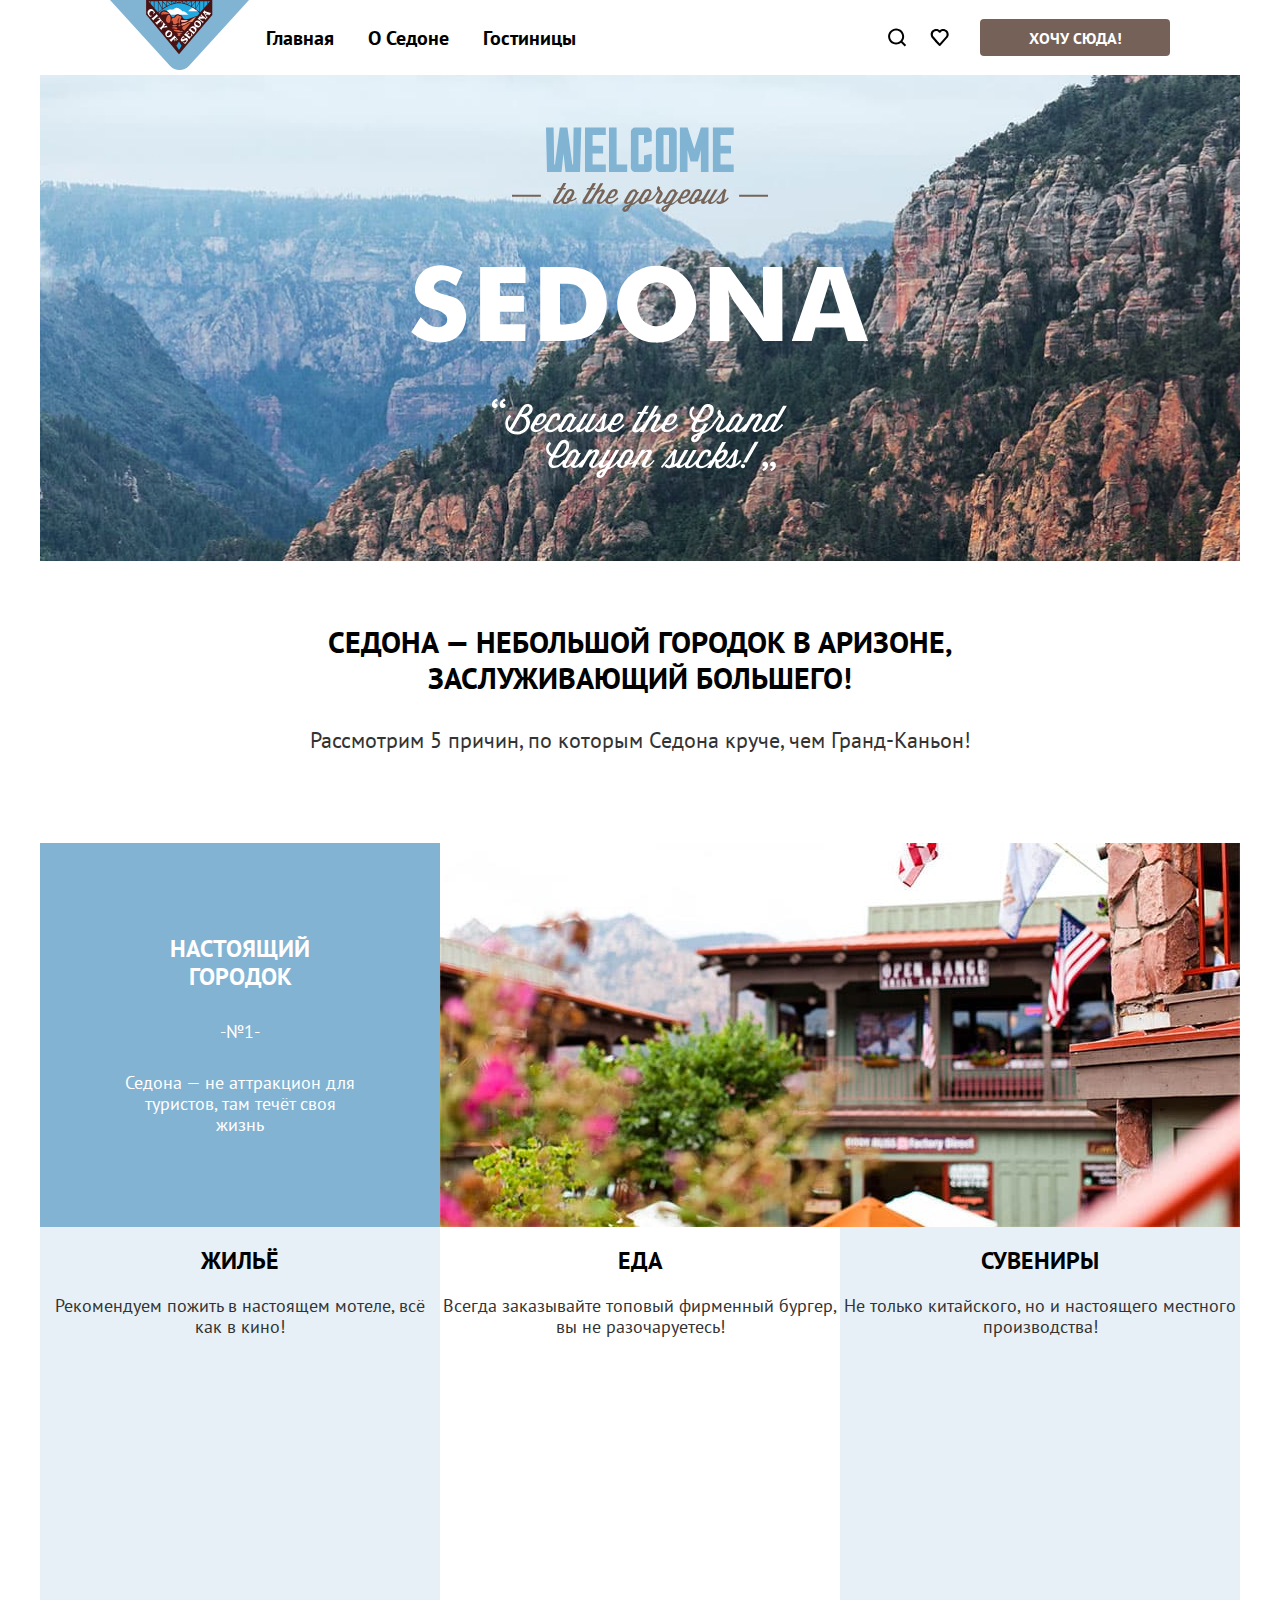
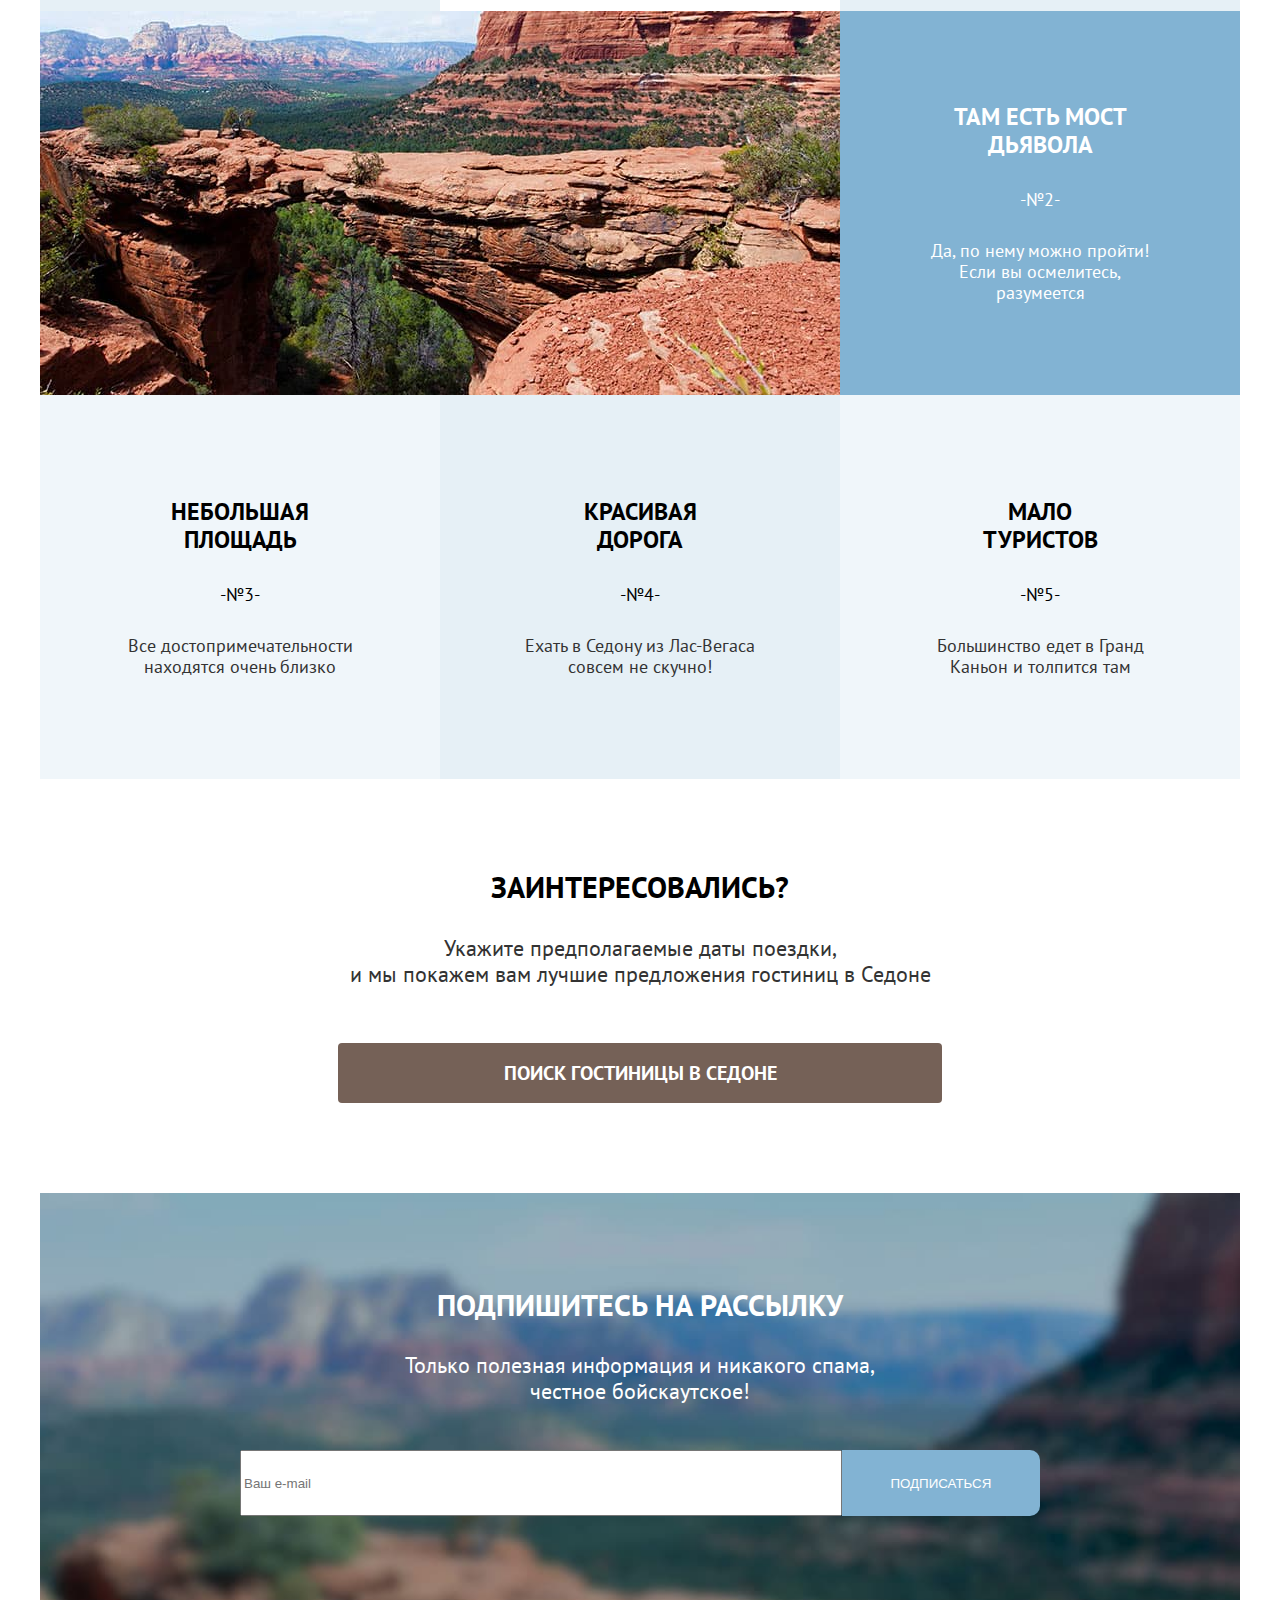
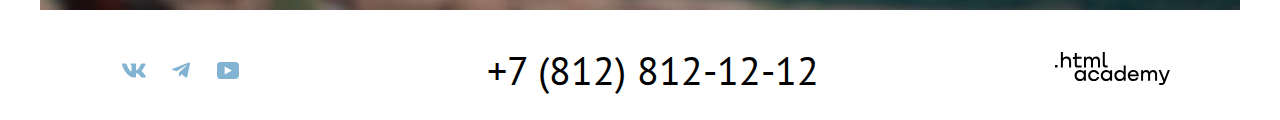
<file: 7/index.html>
<!DOCTYPE html>
<html lang="ru">

  <head>
    <meta charset="utf-8">
    <meta name="keywords" content="Седона, городок, жилье, гостиницы">
    <meta name="description" content="Городок Седона и его приемущества">
    <title>HTML Academy: Седона</title>
    <link rel="stylesheet" href="styles/styles.css">
    <base href="https://htmlacademy-htmlcss.github.io/2019485-sedona-34/7/">
</head>

  <body>
    <div class="main-index-container">
      <!-- header start -->
      <header class="main-header">
        <a class="navigation-logo" href="index.html">
          <img class="header-logo" src="images/svg/logo.svg" width="139" height="70" alt="Логотип Седона">
        </a>
        <nav class="navigation">
          <ul class="navigation-list">
            <li class="navigation-item">
              <a class="navigation-link" href="index.html">Главная</a>
            </li>
            <li class="navigation-item">
              <a class="navigation-link" href="#">О Седоне</a>
            </li>
            <li class="navigation-item">
              <a class="navigation-link" href="catalog.html">Гостиницы</a>
            </li>
          </ul>
          <ul class="navigation-list navigation-user">
            <li class="navigation-item">
              <a class="navigation-search" href="#">
                <span class="visually-hidden">Поиск</span>
              </a>
            </li>
            <li class="navigation-item">
              <a class="navigation-favorite" href="#">
                <span class="visually-hidden">Избранное</span>
              </a>
            </li>
            <li class="navigation-item">
              <a class="navigation-button" href="#">
                Хочу сюда!
              </a>
            </li>
          </ul>
        </nav>
      </header>
      <!-- header end -->
      <!-- main start -->
      <main class="main-index main-container">
        <div class="promo-container">
          <span class="visually-hidden">Добро пожаловать в Седона</span>
          <img class="promo-logo" src="images/svg/welcome-to-sedona.svg" width="458" height="352" alt="Логотип Седона">
        </div>
        <section class="main-welcome">
          <h1 class="welcome-title">Седона — небольшой городок в Аризоне, <br>
            заслуживающий большего!</h1>
          <p class="welcome-description">Рассмотрим 5 причин, по которым Седона круче, чем Гранд-Каньон!</p>
        </section>
        <section class="advantages">
          <ul class="advantages-list">
            <li class="advantages-item bg-blue">
              <div class="advantages-block">
                <h2 class="advantages-title">Настоящий городок</h2>
                <p class="advantages-number">-№1-</p>
                <p class="advantages-description">Седона — не аттракцион для туристов, там течёт своя жизнь</p>
              </div>
              <img class="advantages-img" src="images/jpg/sedonatown-picture.jpg" width="800" height="384"
                alt="Фотография городка Седона">
            </li>
            <li class="advantages-cards bg-lightblue">
              <h2 class="cards-title">Жильё</h2>
              <p class="cards-description">Рекомендуем пожить в настоящем мотеле,
                всё как в кино!</p>
            </li>
            <li class="advantages-cards">
              <h2 class="cards-title">Еда</h2>
              <p class="cards-description">Всегда заказывайте
                топовый фирменный бургер, вы не разочаруетесь!</p>
            </li>
            <li class="advantages-cards bg-lightblue">
              <h2 class="cards-title">Сувениры</h2>
              <p class="cards-description">Не только китайского,
                но и настоящего местного производства!</p>
            </li>
            <li class="advantages-item bg-blue">
              <img class="advantages-img" src="images/jpg/devils-bridge-picture.jpg" width="800" height="384"
                alt="Фотография Моста Дьявола">
              <div class="advantages-block">
                <h2 class="advantages-title">Там есть мост дьявола</h2>
                <p class="advantages-number">-№2-</p>
                <p class="advantages-description">Да, по нему можно пройти! Если вы осмелитесь, разумеется</p>
              </div>
            </li>
            <li class="advantages-item bg-lightgray">
              <div class="advantages-block">
                <h2 class="advantages-title">Небольшая площадь</h2>
                <p class="advantages-number">-№3-</p>
                <p class="advantages-description">Все достопримечательности находятся очень близко</p>
              </div>
            </li>
            <li class="advantages-item bg-lightblue">
              <div class="advantages-block">
                <h2 class="advantages-title">Красивая <br> дорога</h2>
                <p class="advantages-number">-№4-</p>
                <p class="advantages-description">Ехать в Седону из Лас-Вегаса совсем не скучно!</p>
              </div>
            </li>
            <li class="advantages-item bg-lightgray">
              <div class="advantages-block">
                <h2 class="advantages-title">Мало <br> туристов</h2>
                <p class="advantages-number">-№5-</p>
                <p class="advantages-description">Большинство едет в Гранд Каньон и толпится там</p>
              </div>
            </li>
          </ul>
        </section>
        <section class="hotel-search">
          <span class="visually-hidden">Поиск Гостиницы</span>
          <h2 class="hotel-search-title">Заинтересовались?</h2>
          <p class="hotel-search-description">Укажите предполагаемые даты поездки,<br> и мы покажем вам лучшие
            предложения
            гостиниц в Седоне</p>
          <a class="hotel-search-link" href="catalog.html">Поиск гостиницы в Седоне</a>
        </section>
        <section class="subscription">
          <span class="visually-hidden">Подписка на рассылку</span>
          <h2 class="subscription-title">Подпишитесь на рассылку</h2>
          <p class="subscription-description">Только полезная информация и никакого спама,<br> честное бойскаутское!
          </p>
          <form class="subscription-form" action="https://echo.htmlacademy.ru/" method="post">
            <label class="visually-hidden" for="email-subscription">Email</label>
            <input class="subscription-input" type="email" name="email-subscription" id="email-subscription"
              placeholder="Ваш e-mail">
            <button class="subscription-button" type="submit">Подписаться</button>
          </form>
        </section>
      </main>
      <!-- main end -->
      <!-- footer start -->
      <footer class="main-footer">
        <div class="footer-contacts">
          <span class="visually-hidden">Наши социальные сети</span>
          <ul class="socials-list">
            <li class="socials-item">
              <a class="socials-vk socials-icon" href="https://vk.com/htmlacademy">
                <span class="visually-hidden">VK</span>
              </a>
            </li>
            <li class="socials-item">
              <a class="socials-telegram socials-icon" href="https://t.me/htmlacademy ">
                <span class="visually-hidden">Telegram</span>
              </a>
            </li>
            <li class="socials-item">
              <a class="socials-youtube socials-icon" href="https://www.youtube.com/user/htmlacademyru">
                <span class="visually-hidden">Youtube</span>
              </a>
            </li>
          </ul>
          <a class="contact-phone" href="tel:+78128121212">+7 (812) 812-12-12</a>
          <a class="academylink" href="https://htmlacademy.ru/">
            <img src="images/svg/logo-htmlacademy.svg" title="Перейти на сайт Htmlacademy" width="115" height="34"
              alt="Логотип HTMLAcademy">
          </a>
        </div>
      </footer>
      <!-- footer end -->
    </div>
  </body>

</html>
</file>
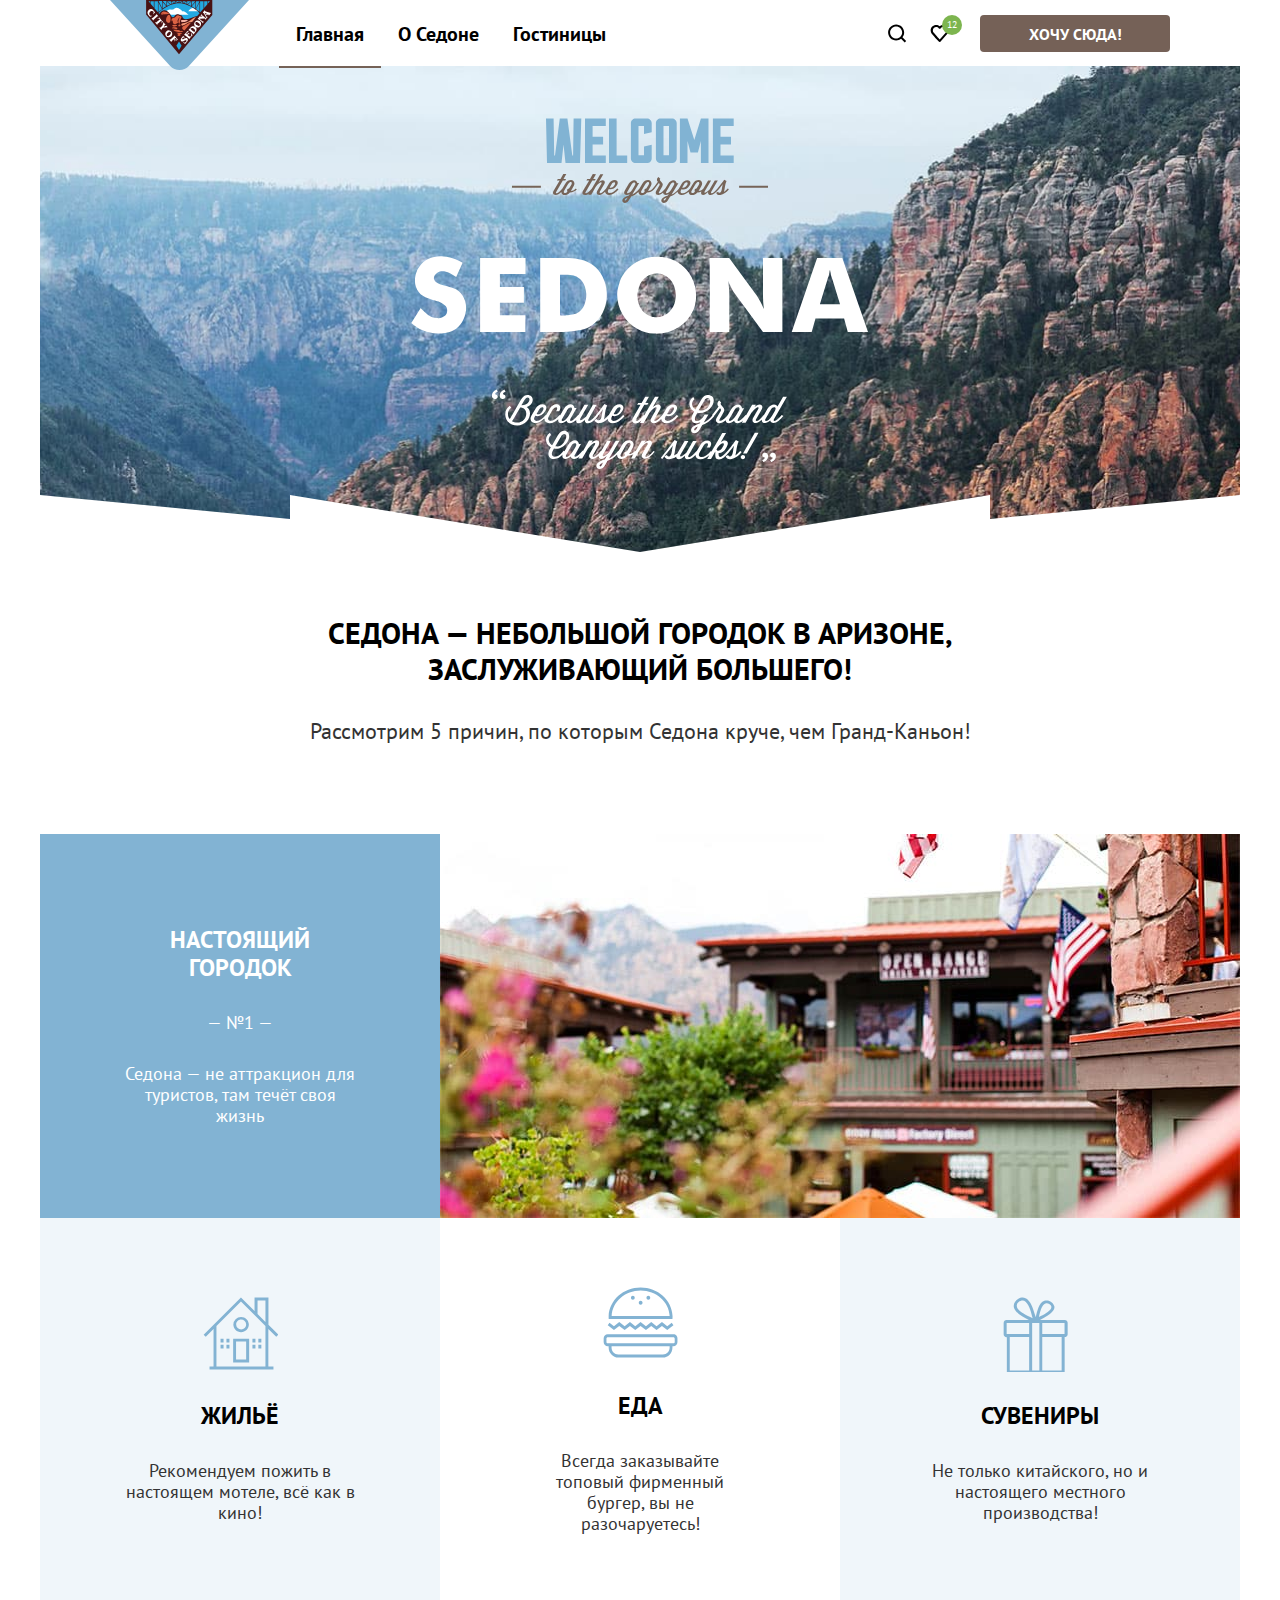
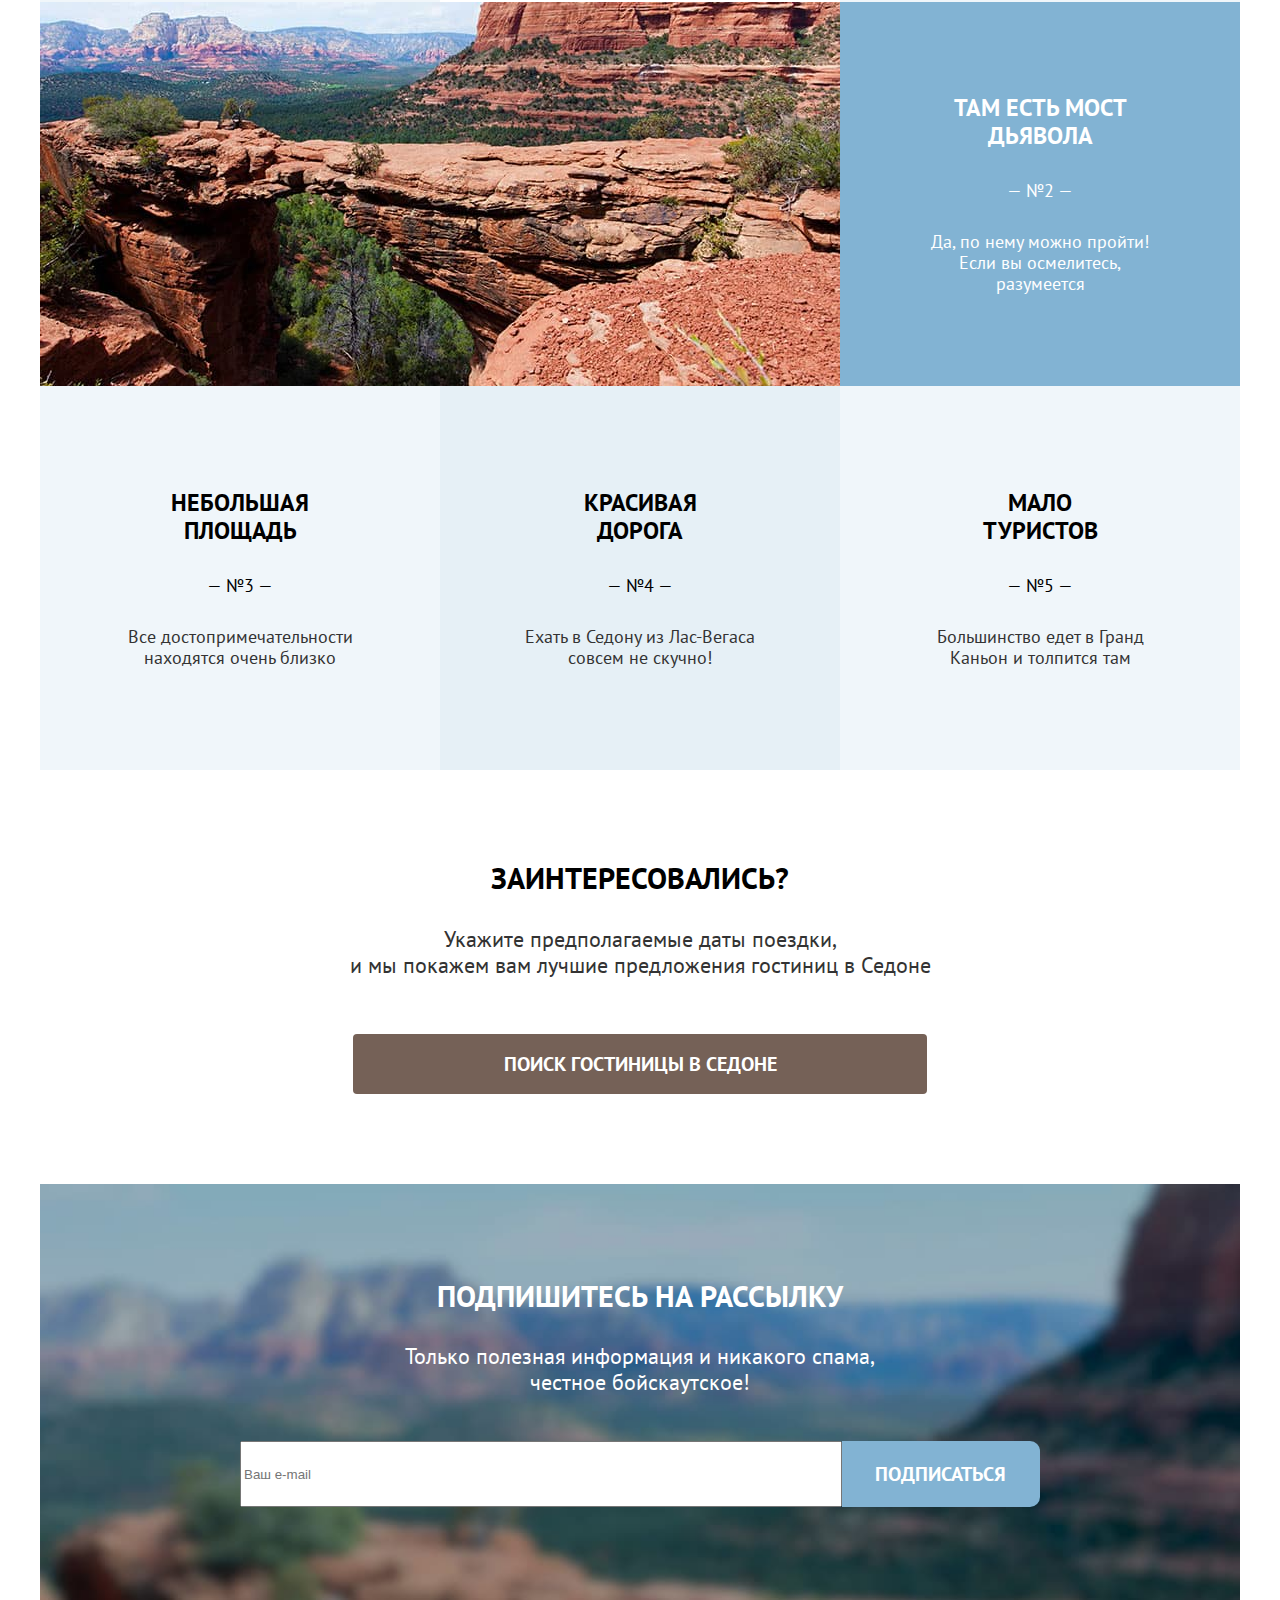
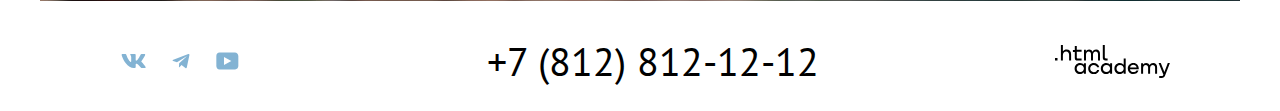
<file: 8/index.html>
<!DOCTYPE html>
<html lang="ru">

  <head>
    <meta charset="utf-8">
    <meta name="keywords" content="Седона, городок, жилье, гостиницы">
    <meta name="description" content="Городок Седона и его приемущества">
    <title>HTML Academy: Седона</title>
    <link rel="stylesheet" href="styles/styles.css">
    <base href="https://htmlacademy-htmlcss.github.io/2019485-sedona-34/8/">
</head>

  <body>
    <div class="main-index-container">
      <!-- header start -->
      <header class="main-header">
        <a class="navigation-logo" href="index.html">
          <img class="header-logo" src="images/svg/logo.svg" width="139" height="70" alt="Логотип Седона">
        </a>
        <nav class="navigation">
          <ul class="navigation-list">
            <li class="navigation-item">
              <a class="navigation-link link-active" href="index.html">Главная</a>
            </li>
            <li class="navigation-item">
              <a class="navigation-link" href="#">О Седоне</a>
            </li>
            <li class="navigation-item">
              <a class="navigation-link" href="catalog.html">Гостиницы</a>
            </li>
          </ul>
          <ul class="navigation-list navigation-user">
            <li class="navigation-item">
              <a class="navigation-search" href="#">
                <span class="visually-hidden">Поиск</span>
              </a>
            </li>
            <li class="navigation-item">
              <a class="navigation-favorite" href="#">
                <span class="favorite-sum">12</span>
                <span class="visually-hidden">Избранное</span>
              </a>
            </li>
            <li class="navigation-item">
              <a class="navigation-button" href="#">
                Хочу сюда!
              </a>
            </li>
          </ul>
        </nav>
      </header>
      <!-- header end -->
      <!-- main start -->
      <main class="main-index main-container">
        <div class="promo-container">
          <span class="visually-hidden">Добро пожаловать в Седона</span>
          <img class="promo-logo" src="images/svg/welcome-to-sedona.svg" width="458" height="352" alt="Логотип Седона">
        </div>
        <section class="main-welcome">
          <h1 class="welcome-title">Седона — небольшой городок в Аризоне, <br>
            заслуживающий большего!</h1>
          <p class="welcome-description">Рассмотрим 5 причин, по которым Седона круче, чем Гранд-Каньон!</p>
        </section>
        <section class="advantages">
          <ul class="advantages-list">
            <li class="advantages-item bg-blue">
              <div class="advantages-block">
                <h2 class="advantages-title">Настоящий городок</h2>
                <p class="advantages-number">— №1 —</p>
                <p class="advantages-description">Седона — не аттракцион для туристов, там течёт своя жизнь</p>
              </div>
              <img class="advantages-img" src="images/jpg/sedonatown-picture.jpg" width="800" height="384"
                alt="Фотография городка Седона">
            </li>
            <li class="advantages-cards bg-lightblue">
              <div class="card-icon-house card-icon"></div>
              <h2 class="cards-title">Жильё</h2>
              <p class="cards-description">Рекомендуем пожить в настоящем мотеле,
                всё как в кино!</p>
            </li>
            <li class="advantages-cards">
              <div class="card-icon-food card-icon"></div>
              <h2 class="cards-title">Еда</h2>
              <p class="cards-description">Всегда заказывайте
                топовый фирменный бургер, вы не разочаруетесь!</p>
            </li>
            <li class="advantages-cards bg-lightblue">
              <div class="card-icon-souvenir card-icon"></div>
              <h2 class="cards-title">Сувениры</h2>
              <p class="cards-description">Не только китайского,
                но и настоящего местного производства!</p>
            </li>
            <li class="advantages-item bg-blue">
              <img class="advantages-img" src="images/jpg/devils-bridge-picture.jpg" width="800" height="384"
                alt="Фотография Моста Дьявола">
              <div class="advantages-block">
                <h2 class="advantages-title">Там есть мост дьявола</h2>
                <p class="advantages-number">— №2 —</p>
                <p class="advantages-description">Да, по нему можно пройти! Если вы осмелитесь, разумеется</p>
              </div>
            </li>
            <li class="advantages-item bg-lightblue">
              <div class="advantages-block">
                <h2 class="advantages-title">Небольшая площадь</h2>
                <p class="advantages-number">— №3 —</p>
                <p class="advantages-description">Все достопримечательности находятся очень близко</p>
              </div>
            </li>
            <li class="advantages-item bg-lightgray">
              <div class="advantages-block">
                <h2 class="advantages-title">Красивая <br> дорога</h2>
                <p class="advantages-number">— №4 —</p>
                <p class="advantages-description">Ехать в Седону из Лас-Вегаса совсем не скучно!</p>
              </div>
            </li>
            <li class="advantages-item bg-lightblue">
              <div class="advantages-block">
                <h2 class="advantages-title">Мало <br> туристов</h2>
                <p class="advantages-number">— №5 —</p>
                <p class="advantages-description">Большинство едет в Гранд Каньон и толпится там</p>
              </div>
            </li>
          </ul>
        </section>
        <section class="hotel-search">
          <span class="visually-hidden">Поиск Гостиницы</span>
          <h2 class="hotel-search-title">Заинтересовались?</h2>
          <p class="hotel-search-description">Укажите предполагаемые даты поездки,<br> и мы покажем вам лучшие
            предложения
            гостиниц в Седоне</p>
          <a class="hotel-search-link" href="catalog.html">Поиск гостиницы в Седоне</a>
        </section>
        <section class="subscription">
          <span class="visually-hidden">Подписка на рассылку</span>
          <h2 class="subscription-title">Подпишитесь на рассылку</h2>
          <p class="subscription-description">Только полезная информация и никакого спама,<br> честное бойскаутское!
          </p>
          <form class="subscription-form" action="https://echo.htmlacademy.ru/" method="post">
            <label class="visually-hidden" for="email-subscription">Email</label>
            <input class="subscription-input" type="email" name="email-subscription" id="email-subscription"
              placeholder="Ваш e-mail">
            <button class="subscription-button" type="submit">Подписаться</button>
          </form>
        </section>
      </main>
      <!-- main end -->
      <!-- footer start -->
      <footer class="main-footer">
        <div class="footer-contacts">
          <span class="visually-hidden">Наши социальные сети</span>
          <ul class="socials-list">
            <li class="socials-item">
              <a class="socials-icon" href="https://vk.com/htmlacademy">
                <svg class="socials-vk socials-status" aria-hidden="true" focusable="false" width="25" height="14"
                  viewBox="0 0 25 14" fill="none" xmlns="http://www.w3.org/2000/svg">
                  <path fill-rule="evenodd" clip-rule="evenodd"
                    d="M24.116.948c.166-.546 0-.948-.795-.948h-2.625c-.668 0-.976.347-1.143.73 0 0-1.335 3.196-3.226 5.272-.612.602-.89.793-1.224.793-.167 0-.418-.191-.418-.738V.948c0-.656-.184-.948-.74-.948H9.817C9.4 0 9.15.304 9.15.593c0 .621.946.765 1.043 2.513v3.798c0 .833-.153.984-.487.984-.89 0-3.055-3.211-4.34-6.885C5.116.288 4.865 0 4.193 0H1.566c-.75 0-.9.347-.9.73 0 .682.89 4.07 4.145 8.551C6.981 12.341 10.036 14 12.82 14c1.67 0 1.875-.368 1.875-1.003v-2.313c0-.737.158-.884.687-.884.39 0 1.057.192 2.615 1.667C19.776 13.216 20.07 14 21.071 14h2.625c.75 0 1.126-.368.91-1.096-.238-.724-1.088-1.775-2.215-3.022-.612-.71-1.53-1.475-1.809-1.858-.389-.491-.278-.71 0-1.147 0 0 3.2-4.426 3.533-5.929h.001Z" />
                </svg>
                <span class="visually-hidden">VK</span>
              </a>
            </li>
            <li class="socials-item">
              <a class="socials-icon" href="https://t.me/htmlacademy ">
                <svg class="socials-telegram socials-status" aria-hidden="true" focusable="false" width="18" height="15"
                  viewBox="0 0 18 16" fill="none" xmlns="http://www.w3.org/2000/svg">
                  <path
                    d="M16.785.1.84 6.247C-.248 6.685-.24 7.292.64 7.563L4.735 8.84l9.472-5.976c.448-.273.857-.126.52.172L7.053 9.962H7.05h.002l-.283 4.22c.414 0 .597-.19.829-.413l1.988-1.934 4.136 3.055c.762.42 1.31.204 1.5-.706L17.938 1.39c.278-1.114-.425-1.619-1.153-1.29Z" />
                </svg>
                <span class="visually-hidden">Telegram</span>
              </a>
            </li>
            <li class="socials-item">
              <a class="socials-icon" href="https://www.youtube.com/user/htmlacademyru">
                <svg class="socials-youtube socials-status" aria-hidden="true" focusable="false" width="23" height="18"
                  viewBox="0 0 23 18" fill="none" xmlns="http://www.w3.org/2000/svg">
                  <path
                    d="M18.94.5H3.507C1.647.5.333 2.094.333 3.9v10.094c0 1.912 1.314 3.506 3.174 3.506H19.16c1.642 0 3.174-1.594 3.174-3.4V3.9C22.114 2.094 20.801.5 18.94.5ZM7.995 13.037V4.963L15.328 9l-7.333 4.037Z" />
                </svg>
                <span class="visually-hidden">Youtube</span>
              </a>
            </li>
          </ul>
          <a class="contact-phone" href="tel:+78128121212">+7 (812) 812-12-12</a>
          <a class="academylink" href="https://htmlacademy.ru/">
            <svg class="html-academy-link" width="115" height="33" viewBox="0 0 115 33" fill="none"
              xmlns="http://www.w3.org/2000/svg">
              <path
                d="M0 12.9v2.6h2.5v-2.6H0ZM11.6 4.5c-1.6 0-2.8.7-3.6 1.7h-.1V0h-2v15.5h2v-5.3c0-2.1 1.3-3.6 3.3-3.6 1.8 0 2.9 1.4 2.9 3.2v5.7h2V9.4c.1-3-1.8-4.9-4.5-4.9ZM26.6 4.8h-4.8V1.1h-2v3.8h-1.9v2h1.9v6c0 1.7 1 2.7 2.7 2.7h4.1v-2h-3.7c-.7 0-1.1-.4-1.1-1.1V6.8h4.8v-2ZM41.1 4.6c-1.6 0-2.9.8-3.5 2.1h-.1c-.6-1.2-1.8-2.1-3.4-2.1-1.4 0-2.5.8-3.1 1.8h-.1V4.8H29v10.6h2V10c0-2 1-3.5 2.6-3.5 1.5 0 2.4 1 2.4 2.6v6.3h2V9.8c0-2.4 1.4-3.3 2.6-3.3 1.5 0 2.4 1 2.4 2.6v6.3h2V8.9c.1-2.5-1.4-4.3-3.9-4.3ZM47.8 12.7c0 1.7 1 2.7 2.8 2.7h2v-2h-1.7c-.7 0-1.1-.4-1.1-1.1V0h-2v12.7ZM28.9 19.7c-.9-1.1-2.2-1.8-3.9-1.8-3.1 0-5.4 2.3-5.4 5.6s2.3 5.6 5.4 5.6c1.8 0 3-.8 3.8-1.9h.1v1.6h2V18.2h-2v1.5Zm-3.6 7.4c-2.2 0-3.6-1.6-3.6-3.6s1.4-3.6 3.6-3.6 3.6 1.6 3.6 3.6c0 1.9-1.4 3.6-3.6 3.6ZM44.2 22c-.5-2.4-2.6-4.1-5.4-4.1-3.4 0-5.6 2.5-5.6 5.6 0 3.1 2.2 5.6 5.6 5.6 2.8 0 4.9-1.8 5.4-4.2h-2.1c-.4 1.3-1.7 2.3-3.3 2.3-2.2 0-3.6-1.6-3.6-3.6s1.4-3.6 3.6-3.6c1.6 0 2.8 1 3.3 2.2h2.1V22ZM55.1 19.7c-.9-1.1-2.2-1.8-3.9-1.8-3.1 0-5.4 2.3-5.4 5.6s2.3 5.6 5.4 5.6c1.8 0 3-.8 3.8-1.9h.1v1.6h2V18.2h-2v1.5Zm-3.6 7.4c-2.2 0-3.6-1.6-3.6-3.6s1.4-3.6 3.6-3.6 3.6 1.6 3.6 3.6c0 1.9-1.5 3.6-3.6 3.6ZM68.7 19.8c-.9-1.1-2.2-1.9-3.9-1.9-3.1 0-5.4 2.3-5.4 5.6s2.2 5.6 5.4 5.6c1.7 0 3-.8 3.8-1.8h.1v1.5h2V13.4h-2v6.4Zm-3.6 7.3c-2.2 0-3.6-1.6-3.6-3.6s1.4-3.6 3.6-3.6 3.6 1.6 3.6 3.6c-.1 2-1.5 3.6-3.6 3.6ZM78.3 17.9c-3.3 0-5.5 2.5-5.5 5.6 0 3 2.1 5.6 5.5 5.6 2.5 0 4.5-1.3 5.2-3.6h-2.1c-.5 1-1.6 1.6-3 1.6-1.9 0-3.3-1.3-3.4-2.9h8.8c.2-3.6-2-6.3-5.5-6.3Zm0 1.9c1.7 0 3 1 3.3 2.6h-6.5c.3-1.5 1.5-2.6 3.2-2.6ZM98.2 17.9c-1.6 0-2.9.8-3.6 2h-.1c-.6-1.2-1.8-2-3.4-2-1.4 0-2.5.7-3.1 1.8v-1.5h-1.9v10.6h2v-5.4c0-2 1-3.4 2.6-3.5 1.5 0 2.4 1 2.4 2.6v6.3h2v-5.6c0-2.4 1.4-3.3 2.6-3.3 1.5 0 2.4 1 2.4 2.6v6.3h2v-6.5c.1-2.6-1.4-4.4-3.9-4.4ZM109.4 27l-3.6-8.9h-2.2l4.8 11.6c-.3.9-.7 1.2-1.7 1.2h-2.5v2h2.5c1.8 0 2.8-.8 3.5-2.6l4.7-12.2h-2.1l-3.4 8.9Z">
            </svg>
          </a>
        </div>
      </footer>
      <!-- footer end -->
    </div>
  </body>

</html>
</file>
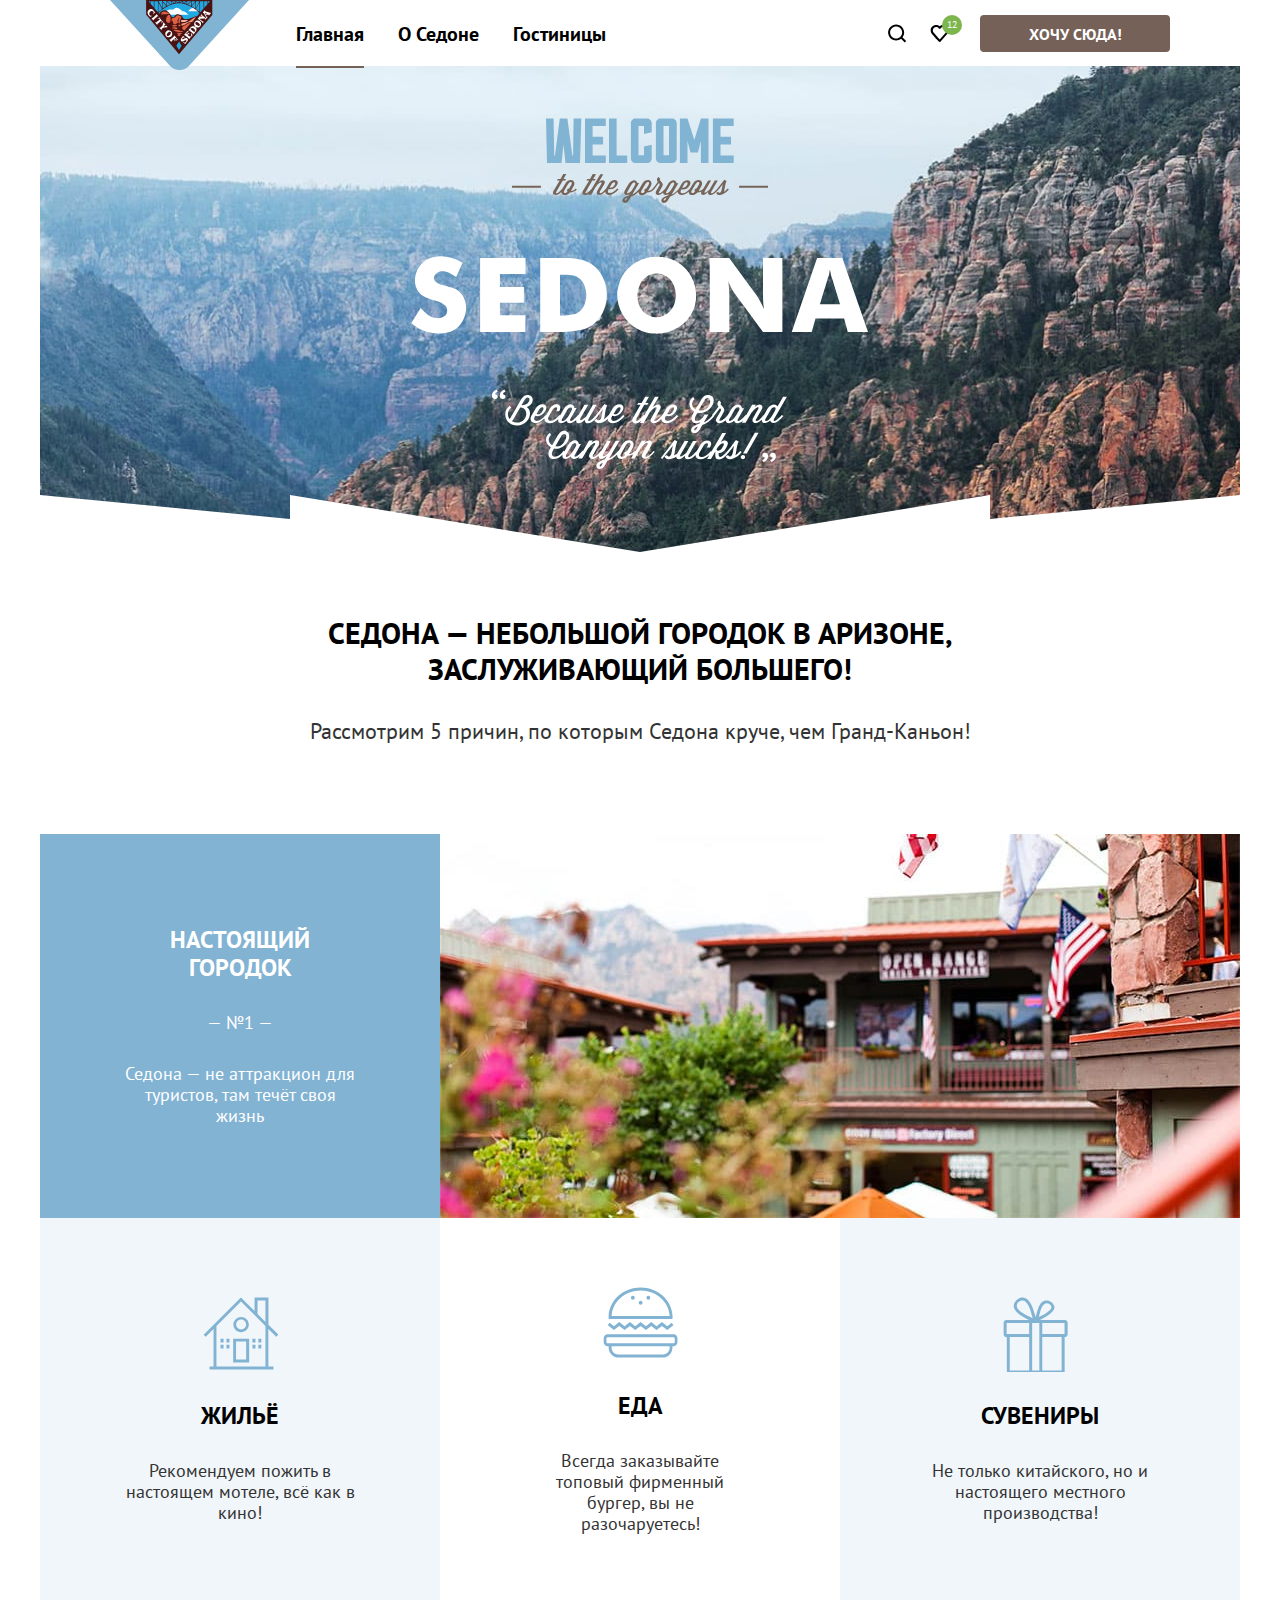
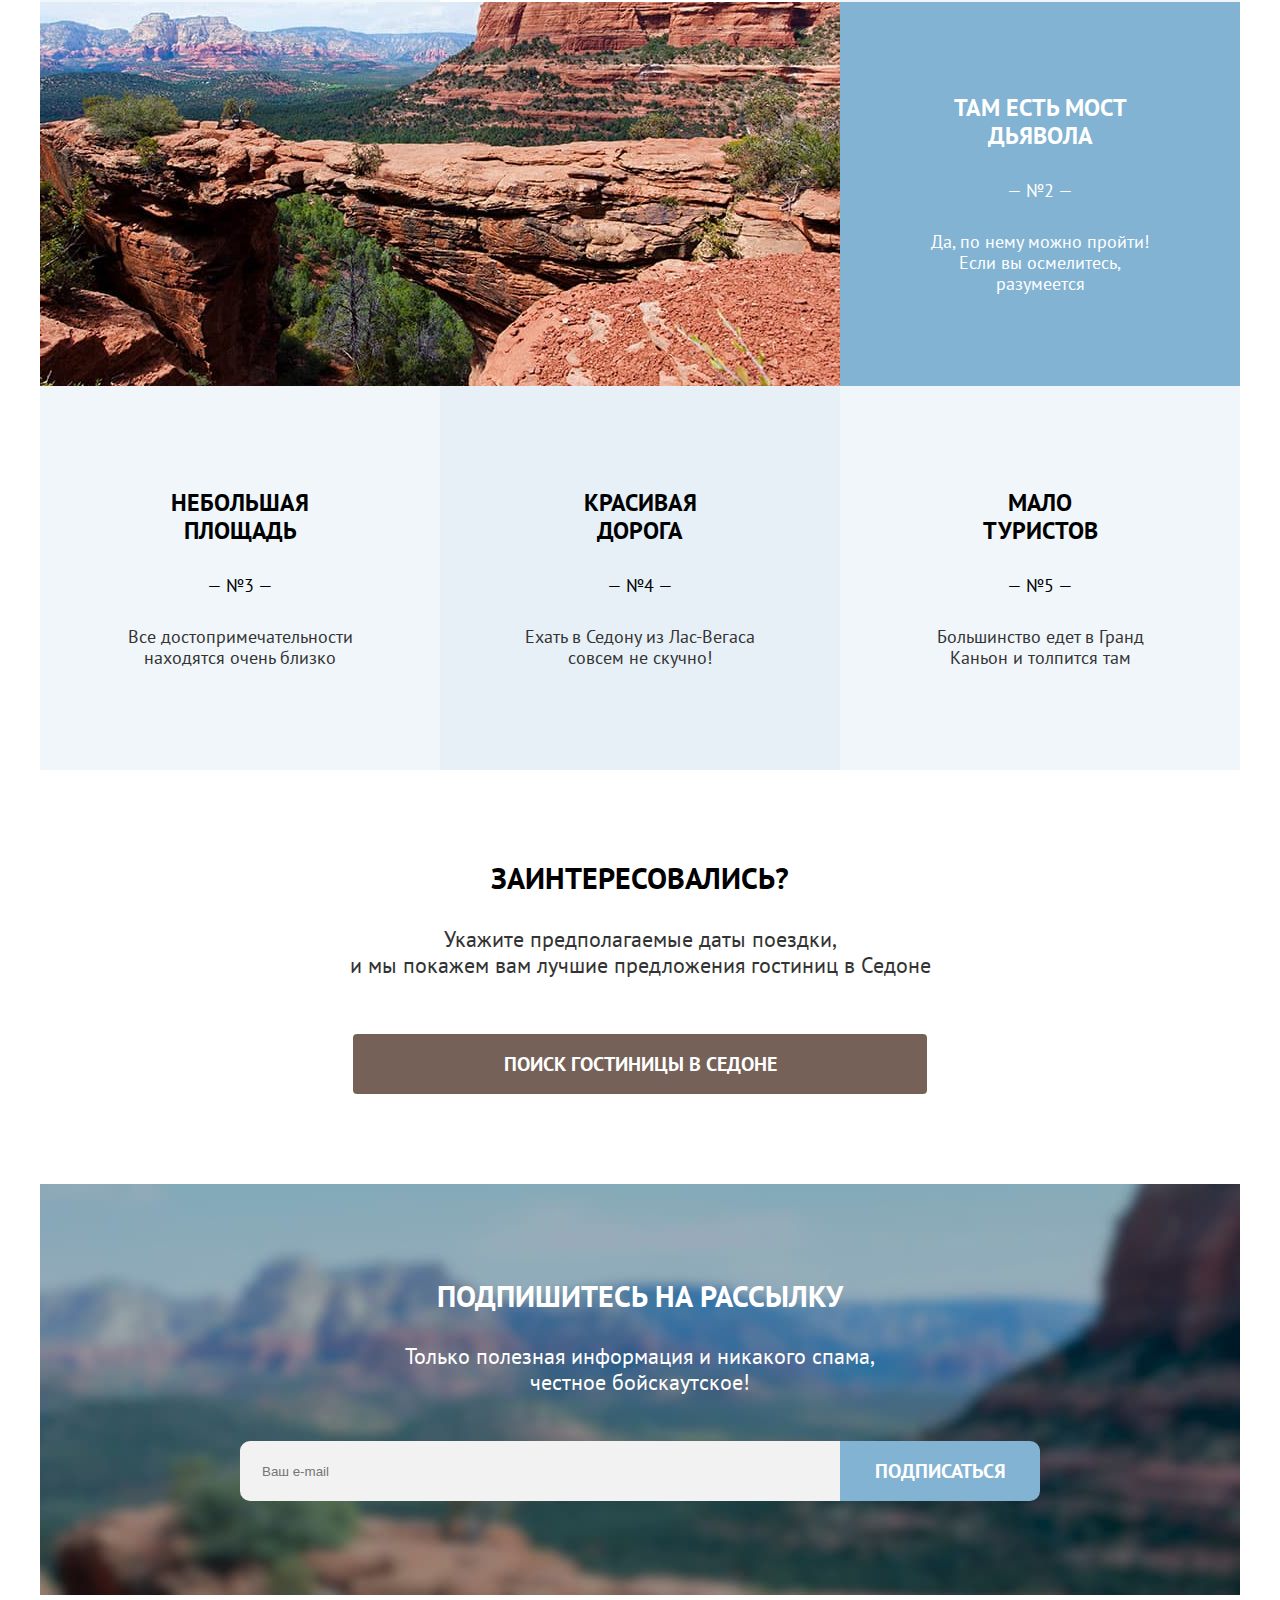
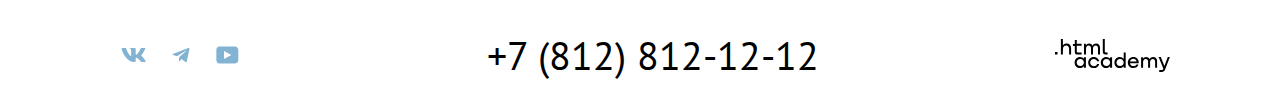
<file: 9/index.html>
<!DOCTYPE html>
<html lang="ru">

  <head>
    <meta charset="utf-8">
    <meta name="keywords" content="Седона, городок, жилье, гостиницы">
    <meta name="description" content="Городок Седона и его приемущества">
    <title>HTML Academy: Седона</title>
    <link rel="stylesheet" href="styles/styles.css">
    <base href="https://htmlacademy-htmlcss.github.io/2019485-sedona-34/9/">
</head>

  <body>
    <div class="main-index-container">
      <!-- header start -->
      <header class="main-header">
        <a class="navigation-logo" href="index.html">
          <img class="header-logo" src="images/svg/logo.svg" width="139" height="70" alt="Логотип Седона">
        </a>
        <nav class="navigation">
          <ul class="navigation-list">
            <li class="navigation-item">
              <a class="navigation-link link-active-index" href="index.html">Главная</a>
            </li>
            <li class="navigation-item">
              <a class="navigation-link" href="#">О Седоне</a>
            </li>
            <li class="navigation-item">
              <a class="navigation-link" href="catalog.html">Гостиницы</a>
            </li>
          </ul>
          <ul class="navigation-list navigation-user">
            <li class="navigation-item">
              <a class="navigation-search" href="#">
                <span class="visually-hidden">Поиск</span>
              </a>
            </li>
            <li class="navigation-item">
              <a class="navigation-favorite" href="#">
                <span class="favorite-sum">12</span>
                <span class="visually-hidden">Избранное</span>
              </a>
            </li>
            <li class="navigation-item">
              <a class="navigation-button" href="#">
                Хочу сюда!
              </a>
            </li>
          </ul>
        </nav>
      </header>
      <!-- header end -->
      <!-- main start -->
      <main class="main-index main-container">
        <div class="promo-container">
          <span class="visually-hidden">Добро пожаловать в Седона</span>
          <img class="promo-logo" src="images/svg/welcome-to-sedona.svg" width="458" height="352" alt="Логотип Седона">
        </div>
        <section class="main-welcome">
          <h1 class="welcome-title">Седона — небольшой городок в Аризоне, <br>
            заслуживающий большего!</h1>
          <p class="welcome-description">Рассмотрим 5 причин, по которым Седона круче, чем Гранд-Каньон!</p>
        </section>
        <section class="advantages">
          <ul class="advantages-list">
            <li class="advantages-item bg-blue">
              <div class="advantages-block">
                <h2 class="advantages-title">Настоящий городок</h2>
                <p class="advantages-number">— №1 —</p>
                <p class="advantages-description">Седона — не аттракцион для туристов, там течёт своя жизнь</p>
              </div>
              <img class="advantages-img" src="images/jpg/sedonatown-picture.jpg" width="800" height="384"
                alt="Фотография городка Седона">
            </li>
            <li class="advantages-cards bg-lightblue">
              <div class="card-icon-house card-icon"></div>
              <h2 class="cards-title">Жильё</h2>
              <p class="cards-description">Рекомендуем пожить в настоящем мотеле,
                всё как в кино!</p>
            </li>
            <li class="advantages-cards">
              <div class="card-icon-food card-icon"></div>
              <h2 class="cards-title">Еда</h2>
              <p class="cards-description">Всегда заказывайте
                топовый фирменный бургер, вы не разочаруетесь!</p>
            </li>
            <li class="advantages-cards bg-lightblue">
              <div class="card-icon-souvenir card-icon"></div>
              <h2 class="cards-title">Сувениры</h2>
              <p class="cards-description">Не только китайского,
                но и настоящего местного производства!</p>
            </li>
            <li class="advantages-item bg-blue">
              <img class="advantages-img" src="images/jpg/devils-bridge-picture.jpg" width="800" height="384"
                alt="Фотография Моста Дьявола">
              <div class="advantages-block">
                <h2 class="advantages-title">Там есть мост дьявола</h2>
                <p class="advantages-number">— №2 —</p>
                <p class="advantages-description">Да, по нему можно пройти! Если вы осмелитесь, разумеется</p>
              </div>
            </li>
            <li class="advantages-item bg-lightblue">
              <div class="advantages-block">
                <h2 class="advantages-title">Небольшая площадь</h2>
                <p class="advantages-number">— №3 —</p>
                <p class="advantages-description">Все достопримечательности находятся очень близко</p>
              </div>
            </li>
            <li class="advantages-item bg-lightgray">
              <div class="advantages-block">
                <h2 class="advantages-title">Красивая <br> дорога</h2>
                <p class="advantages-number">— №4 —</p>
                <p class="advantages-description">Ехать в Седону из Лас-Вегаса совсем не скучно!</p>
              </div>
            </li>
            <li class="advantages-item bg-lightblue">
              <div class="advantages-block">
                <h2 class="advantages-title">Мало <br> туристов</h2>
                <p class="advantages-number">— №5 —</p>
                <p class="advantages-description">Большинство едет в Гранд Каньон и толпится там</p>
              </div>
            </li>
          </ul>
        </section>
        <section class="hotel-search">
          <span class="visually-hidden">Поиск Гостиницы</span>
          <h2 class="hotel-search-title">Заинтересовались?</h2>
          <p class="hotel-search-description">Укажите предполагаемые даты поездки,<br> и мы покажем вам лучшие
            предложения
            гостиниц в Седоне</p>
          <a class="hotel-search-link" href="catalog.html">Поиск гостиницы в Седоне</a>
        </section>
        <section class="subscription">
          <span class="visually-hidden">Подписка на рассылку</span>
          <h2 class="subscription-title">Подпишитесь на рассылку</h2>
          <p class="subscription-description">Только полезная информация и никакого спама,<br> честное бойскаутское!
          </p>
          <form class="subscription-form" action="https://echo.htmlacademy.ru/" method="post">
            <label class="visually-hidden" for="email-subscription">Email</label>
            <input class="subscription-input" type="email" name="email-subscription" id="email-subscription"
              placeholder="Ваш e-mail">
            <button class="subscription-button" type="submit">Подписаться</button>
          </form>
        </section>
      </main>
      <!-- main end -->
      <!-- footer start -->
      <footer class="main-footer">
        <div class="footer-contacts">
          <span class="visually-hidden">Наши социальные сети</span>
          <ul class="socials-list">
            <li class="socials-item">
              <a class="socials-icon" href="https://vk.com/htmlacademy">
                <svg class="socials-vk socials-status" aria-hidden="true" focusable="false" width="25" height="14"
                  viewBox="0 0 25 14" fill="none" xmlns="http://www.w3.org/2000/svg">
                  <path fill-rule="evenodd" clip-rule="evenodd"
                    d="M24.116.948c.166-.546 0-.948-.795-.948h-2.625c-.668 0-.976.347-1.143.73 0 0-1.335 3.196-3.226 5.272-.612.602-.89.793-1.224.793-.167 0-.418-.191-.418-.738V.948c0-.656-.184-.948-.74-.948H9.817C9.4 0 9.15.304 9.15.593c0 .621.946.765 1.043 2.513v3.798c0 .833-.153.984-.487.984-.89 0-3.055-3.211-4.34-6.885C5.116.288 4.865 0 4.193 0H1.566c-.75 0-.9.347-.9.73 0 .682.89 4.07 4.145 8.551C6.981 12.341 10.036 14 12.82 14c1.67 0 1.875-.368 1.875-1.003v-2.313c0-.737.158-.884.687-.884.39 0 1.057.192 2.615 1.667C19.776 13.216 20.07 14 21.071 14h2.625c.75 0 1.126-.368.91-1.096-.238-.724-1.088-1.775-2.215-3.022-.612-.71-1.53-1.475-1.809-1.858-.389-.491-.278-.71 0-1.147 0 0 3.2-4.426 3.533-5.929h.001Z" />
                </svg>
                <span class="visually-hidden">VK</span>
              </a>
            </li>
            <li class="socials-item">
              <a class="socials-icon" href="https://t.me/htmlacademy ">
                <svg class="socials-telegram socials-status" aria-hidden="true" focusable="false" width="18" height="15"
                  viewBox="0 0 18 16" fill="none" xmlns="http://www.w3.org/2000/svg">
                  <path
                    d="M16.785.1.84 6.247C-.248 6.685-.24 7.292.64 7.563L4.735 8.84l9.472-5.976c.448-.273.857-.126.52.172L7.053 9.962H7.05h.002l-.283 4.22c.414 0 .597-.19.829-.413l1.988-1.934 4.136 3.055c.762.42 1.31.204 1.5-.706L17.938 1.39c.278-1.114-.425-1.619-1.153-1.29Z" />
                </svg>
                <span class="visually-hidden">Telegram</span>
              </a>
            </li>
            <li class="socials-item">
              <a class="socials-icon" href="https://www.youtube.com/user/htmlacademyru">
                <svg class="socials-youtube socials-status" aria-hidden="true" focusable="false" width="23" height="18"
                  viewBox="0 0 23 18" fill="none" xmlns="http://www.w3.org/2000/svg">
                  <path
                    d="M18.94.5H3.507C1.647.5.333 2.094.333 3.9v10.094c0 1.912 1.314 3.506 3.174 3.506H19.16c1.642 0 3.174-1.594 3.174-3.4V3.9C22.114 2.094 20.801.5 18.94.5ZM7.995 13.037V4.963L15.328 9l-7.333 4.037Z" />
                </svg>
                <span class="visually-hidden">Youtube</span>
              </a>
            </li>
          </ul>
          <a class="contact-phone" href="tel:+78128121212">+7 (812) 812-12-12</a>
          <a class="academylink" href="https://htmlacademy.ru/">
            <svg class="html-academy-link" width="115" height="33" viewBox="0 0 115 33" fill="none"
              xmlns="http://www.w3.org/2000/svg">
              <path
                d="M0 12.9v2.6h2.5v-2.6H0ZM11.6 4.5c-1.6 0-2.8.7-3.6 1.7h-.1V0h-2v15.5h2v-5.3c0-2.1 1.3-3.6 3.3-3.6 1.8 0 2.9 1.4 2.9 3.2v5.7h2V9.4c.1-3-1.8-4.9-4.5-4.9ZM26.6 4.8h-4.8V1.1h-2v3.8h-1.9v2h1.9v6c0 1.7 1 2.7 2.7 2.7h4.1v-2h-3.7c-.7 0-1.1-.4-1.1-1.1V6.8h4.8v-2ZM41.1 4.6c-1.6 0-2.9.8-3.5 2.1h-.1c-.6-1.2-1.8-2.1-3.4-2.1-1.4 0-2.5.8-3.1 1.8h-.1V4.8H29v10.6h2V10c0-2 1-3.5 2.6-3.5 1.5 0 2.4 1 2.4 2.6v6.3h2V9.8c0-2.4 1.4-3.3 2.6-3.3 1.5 0 2.4 1 2.4 2.6v6.3h2V8.9c.1-2.5-1.4-4.3-3.9-4.3ZM47.8 12.7c0 1.7 1 2.7 2.8 2.7h2v-2h-1.7c-.7 0-1.1-.4-1.1-1.1V0h-2v12.7ZM28.9 19.7c-.9-1.1-2.2-1.8-3.9-1.8-3.1 0-5.4 2.3-5.4 5.6s2.3 5.6 5.4 5.6c1.8 0 3-.8 3.8-1.9h.1v1.6h2V18.2h-2v1.5Zm-3.6 7.4c-2.2 0-3.6-1.6-3.6-3.6s1.4-3.6 3.6-3.6 3.6 1.6 3.6 3.6c0 1.9-1.4 3.6-3.6 3.6ZM44.2 22c-.5-2.4-2.6-4.1-5.4-4.1-3.4 0-5.6 2.5-5.6 5.6 0 3.1 2.2 5.6 5.6 5.6 2.8 0 4.9-1.8 5.4-4.2h-2.1c-.4 1.3-1.7 2.3-3.3 2.3-2.2 0-3.6-1.6-3.6-3.6s1.4-3.6 3.6-3.6c1.6 0 2.8 1 3.3 2.2h2.1V22ZM55.1 19.7c-.9-1.1-2.2-1.8-3.9-1.8-3.1 0-5.4 2.3-5.4 5.6s2.3 5.6 5.4 5.6c1.8 0 3-.8 3.8-1.9h.1v1.6h2V18.2h-2v1.5Zm-3.6 7.4c-2.2 0-3.6-1.6-3.6-3.6s1.4-3.6 3.6-3.6 3.6 1.6 3.6 3.6c0 1.9-1.5 3.6-3.6 3.6ZM68.7 19.8c-.9-1.1-2.2-1.9-3.9-1.9-3.1 0-5.4 2.3-5.4 5.6s2.2 5.6 5.4 5.6c1.7 0 3-.8 3.8-1.8h.1v1.5h2V13.4h-2v6.4Zm-3.6 7.3c-2.2 0-3.6-1.6-3.6-3.6s1.4-3.6 3.6-3.6 3.6 1.6 3.6 3.6c-.1 2-1.5 3.6-3.6 3.6ZM78.3 17.9c-3.3 0-5.5 2.5-5.5 5.6 0 3 2.1 5.6 5.5 5.6 2.5 0 4.5-1.3 5.2-3.6h-2.1c-.5 1-1.6 1.6-3 1.6-1.9 0-3.3-1.3-3.4-2.9h8.8c.2-3.6-2-6.3-5.5-6.3Zm0 1.9c1.7 0 3 1 3.3 2.6h-6.5c.3-1.5 1.5-2.6 3.2-2.6ZM98.2 17.9c-1.6 0-2.9.8-3.6 2h-.1c-.6-1.2-1.8-2-3.4-2-1.4 0-2.5.7-3.1 1.8v-1.5h-1.9v10.6h2v-5.4c0-2 1-3.4 2.6-3.5 1.5 0 2.4 1 2.4 2.6v6.3h2v-5.6c0-2.4 1.4-3.3 2.6-3.3 1.5 0 2.4 1 2.4 2.6v6.3h2v-6.5c.1-2.6-1.4-4.4-3.9-4.4ZM109.4 27l-3.6-8.9h-2.2l4.8 11.6c-.3.9-.7 1.2-1.7 1.2h-2.5v2h2.5c1.8 0 2.8-.8 3.5-2.6l4.7-12.2h-2.1l-3.4 8.9Z">
            </svg>
          </a>
        </div>
      </footer>
      <!-- footer end -->
      <!-- Modal start -->
      <div class="modal-container modal-container-close">
        <div class="modal modal-search">
          <button class="modal-close-button">
            <span class="visually-hidden">Закрыть</span>
            <svg class="modal-close-icon" width="13" height="13" viewBox="0 0 13 13" xmlns="http://www.w3.org/2000/svg">
              <path
                d="M13 1.2 11.8 0 6.5 5.3 1.2 0 0 1.2l5.3 5.3L0 11.8 1.2 13l5.3-5.3 5.3 5.3 1.2-1.2-5.3-5.3L13 1.2Z" />
            </svg>
          </button>
          <section class="modal-content">
            <h2 class="modal-title">Поиск гостиницы в седоне</h2>
            <form class="modal-form" action="https://echo.htmlacademy.ru/" method="post">
              <label class="check-in-label">
                <span class="modal-form-label check-in">Дата Заезда:</span>
                <input class="checkin-input" type="text" name="check-in-date" value="27 Апреля 2020">
              </label>
              <label class="check-out-label">
                <span class="modal-form-label check-out">Дата Выезда:</span>
                <input class="checkin-input" type="text" name="check-out-date" value="1 Сентября 2021">
              </label>
              <span class="adults-label">
                <label class="adults-label">
                  <span class="adults-label-title">Взрослые:</span>
                  <button class="adults-more">
                    <svg class="svg-plus" width="13" height="13" viewBox="0 0 13 13" fill="none"
                      xmlns="http://www.w3.org/2000/svg">
                      <path d="M13 6H7V0H6v6H0v1h6v6h1V7h6V6Z" />
                    </svg>
                  </button>
                  <input class="adults-input" type="text" name="adults-input" value="2">
                  <button class="adults-less">
                    <svg class="svg-minus" width="13" height="1" viewBox="0 0 13 1" fill="none"
                      xmlns="http://www.w3.org/2000/svg">
                      <path d="M0 0v1h13V0H0Z" />
                    </svg>
                  </button>
                  <span class="children-label-title children-label-icon">Дети:</span>
                  <span class="children-tooltip">
                    <button class="tooltip-toggle" type="button" aria-labelledby="tooltip-label">
                      <svg class="tooltip-icon" width="25" height="25" viewBox="0 0 25 25" fill="none"
                        xmlns="http://www.w3.org/2000/svg">
                        <circle cx="12.5" cy="12.5" r="12.5" />
                        <g clip-path="url(#a)" fill="#fff">
                          <path d="M12 17h1v-6h-1v6ZM13 8h-1v1h1V8Z" />
                        </g>
                        <defs>
                          <clipPath id="a">
                            <path transform="translate(12 8)" d="M0 0h1v9H0z" />
                          </clipPath>
                        </defs>
                      </svg>
                    </button>
                    <span class="tooltip-info" role="tooltip" id="tooltip-label">Укажите количество детей, которые будут
                      с
                      вами, возраст которых от 6 до 18
                      лет. Дети до 6 лет размещаются бесплатно.</span>
                  </span>
                  <button class="children-more">
                    <svg class="svg-plus" width="13" height="13" viewBox="0 0 13 13" fill="none"
                      xmlns="http://www.w3.org/2000/svg">
                      <path d="M13 6H7V0H6v6H0v1h6v6h1V7h6V6Z" />
                    </svg>
                  </button>
                  <input class="children-input" type="text" name="children-input" value="1">
                  <button class="children-less">
                    <svg class="svg-minus" width="13" height="1" viewBox="0 0 13 1" fill="none"
                      xmlns="http://www.w3.org/2000/svg">
                      <path d="M0 0v1h13V0H0Z" />
                    </svg>
                  </button>
                </label>
              </span>
              <button class="modal-submit-button" type="submit">Найти</button>
            </form>
          </section>
        </div>
      </div>
      <!-- Modal end -->
  </body>

</html>
</file>
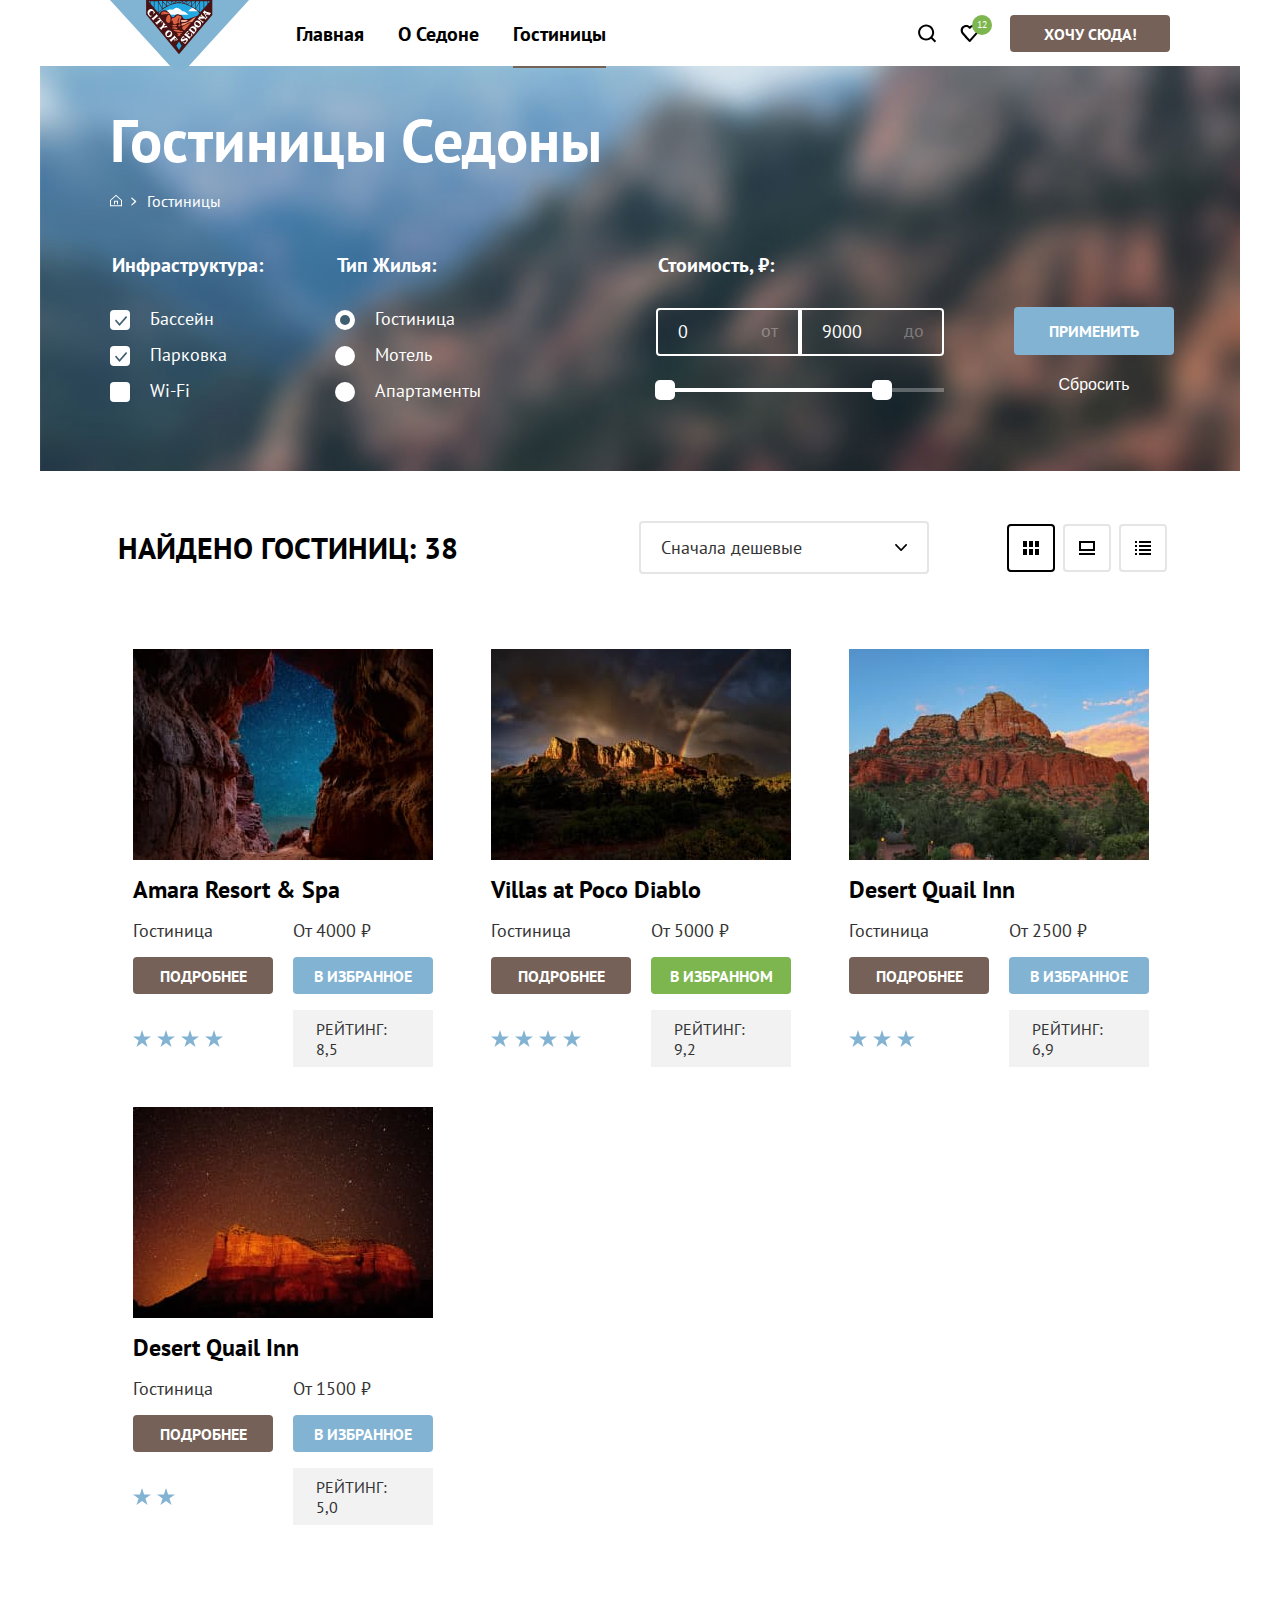
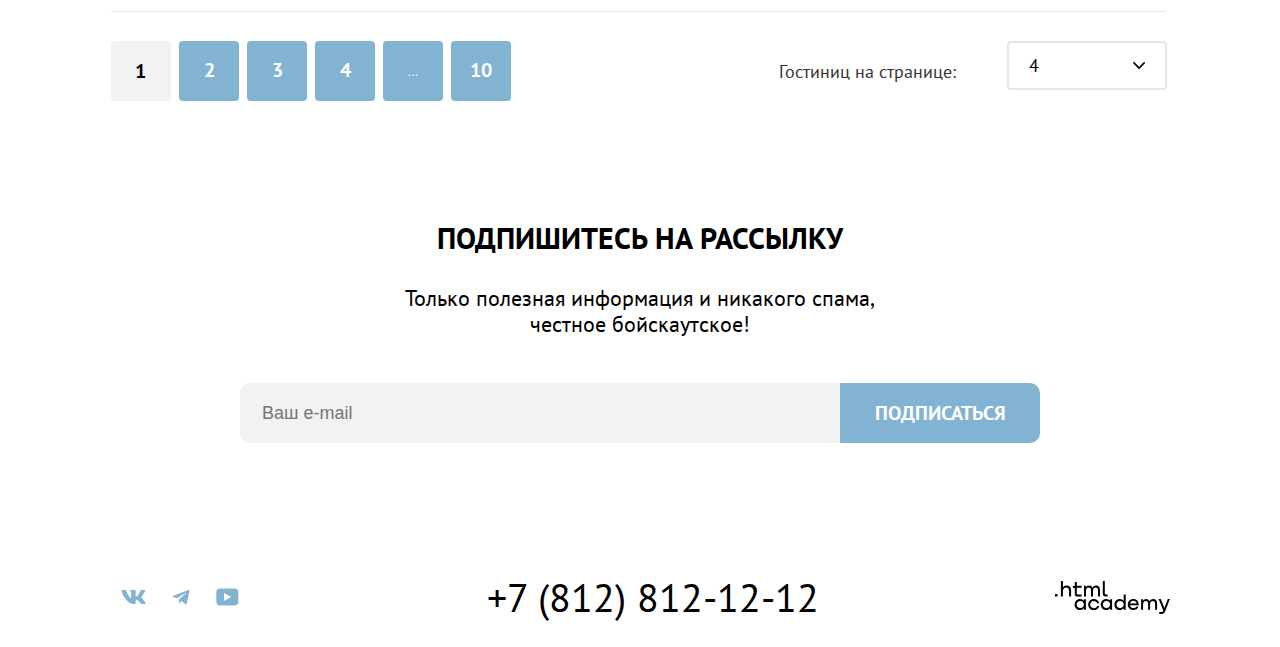
<file: catalog.html>
<!DOCTYPE html>
<html lang="en">

    <head>
        <meta charset="UTF-8">
        <meta http-equiv="X-UA-Compatible" content="IE=edge">
        <meta name="viewport" content="width=device-width, initial-scale=1.0">
        <title>Каталог Седона</title>
        <link rel="stylesheet" href="styles/styles.css">
        <link rel="icon" type="image/png" sizes="32x32" href="images/favicon.png">
    </head>

    <body>
        <div class="main-index-container">
            <!-- header start -->
            <header class="main-header">
                <a class="navigation-logo" href="index.html">
                    <img class="header-logo" src="images/svg/logo.svg" width="139" height="70" alt="Логотип Седона">
                </a>
                <nav class="navigation">
                    <ul class="navigation-list">
                        <li class="navigation-item">
                            <a class="navigation-link" href="index.html">Главная</a>
                        </li>
                        <li class="navigation-item">
                            <a class="navigation-link" href="#">О Седоне</a>
                        </li>
                        <li class="navigation-item">
                            <a class="navigation-link  link-active-catalog" href="catalog.html">Гостиницы</a>
                        </li>
                    </ul>
                    <ul class="navigation-list navigation-user">
                        <li class="navigation-item">
                            <a class="navigation-search" href="#">
                                <span class="visually-hidden">Поиск</span>
                            </a>
                        </li>
                        <li class="navigation-item">
                            <a class="navigation-favorite" href="#">
                                <span class="favorite-sum">12</span>
                                <span class="visually-hidden">Избранное</span>
                            </a>
                        </li>
                        <li class="navigation-item">
                            <a class="navigation-button" href="#">
                                Хочу сюда!
                            </a>
                        </li>
                    </ul>
                </nav>
            </header>
            <!-- header end -->
            <!-- main start -->
            <main class="main-index main-container">
                <div class="catalog-container">
                    <div class="filter-container">
                        <header class="filter-header">
                            <h1 class="filter-header-title">Гостиницы Седоны</h1>
                            <ul class="breadcrumbs-list">
                                <li class="breadcrumbs-item">
                                    <a class="breadcrumbs-link" href="index.html">
                                        <svg class="breadcrumbs-home" width="12" height="13" viewBox="0 0 12 13"
                                            fill="none" xmlns="http://www.w3.org/2000/svg">
                                            <path fill-rule="evenodd" clip-rule="evenodd"
                                                d="m0 6.15 6-5.5 6 5.5v6.2H0v-6.2Zm1 .4v4.8h10v-4.8l-5-4.5-5 4.5Zm4 3.8H4v-3.5h4v3.5H7v-2.5H5v2.5Z" />
                                        </svg>
                                    </a>
                                    <div class="bc-arrow-wrapper">
                                        <svg class="breadcrumbs-arrow" width="6" height="9" viewBox="0 0 6 9"
                                            fill="none" xmlns="http://www.w3.org/2000/svg">
                                            <path
                                                d="m5.051 4.075-3.8-3.4c-.2-.2-.6-.2-.9 0-.3.2-.2.6 0 .8l3.3 3-3.2 3c-.2.2-.2.6 0 .8 0 .1.3.2.4.2.1 0 .3-.1.4-.2l3.8-3.4c.3-.2.3-.6 0-.8Z" />
                                        </svg>
                                    </div>
                                </li>
                                <li class="breadcrumbs-item">
                                    <a class="breadcrumbs-link">Гостиницы</a>
                                </li>
                            </ul>
                        </header>
                        <section class="filter-hotels">
                            <h2 class="visually-hidden">Фильтр поиска гостиниц</h2>
                            <form class="catalog-filter" action="https://echo.htmlacademy.ru/" method="get">
                                <fieldset class="catalog-filter-group-infrastructure">
                                    <legend class="catalog-filter-title">Инфраструктура:</legend>
                                    <ul class="catalog-filter-list">
                                        <li class="catalog-filter-list-item">
                                            <label class="control">
                                                <input class="control-input visually-hidden" type="checkbox" checked
                                                    name="pool">
                                                <span class="control-mark"></span>
                                                <span class="control-label">Бассейн</span>
                                            </label>
                                        </li>
                                        <li class="catalog-filter-list-item">
                                            <label class="control">
                                                <input class="control-input visually-hidden" type="checkbox" checked
                                                    name="parking">
                                                <span class="control-mark"></span>
                                                <span class="control-label">Парковка</span>
                                            </label>
                                        </li>
                                        <li class="catalog-filter-list-item">
                                            <label class="control">
                                                <input class="control-input visually-hidden" type="checkbox"
                                                    name="wifi">
                                                <span class="control-mark"></span>
                                                <span class="control-label">Wi-Fi</span>
                                            </label>
                                        </li>
                                    </ul>
                                </fieldset>
                                <fieldset class="catalog-filter-group-type">
                                    <legend class="catalog-filter-title">Тип Жилья:</legend>
                                    <ul class="catalog-filter-list">
                                        <li class="catalog-filter-list-item">
                                            <label class="control">
                                                <input class="control-input visually-hidden" type="radio" checked
                                                    name="apartment-type" value="hotel">
                                                <span class="control-radio"></span>
                                                <span class="control-label">Гостиница</span>
                                            </label>
                                        </li>
                                        <li class="catalog-filter-list-item">
                                            <label class="control">
                                                <input class="control-input visually-hidden" type="radio"
                                                    name="apartment-type" value="motel">
                                                <span class="control-radio"></span>
                                                <span class="control-label">Мотель</span>
                                            </label>
                                        </li>
                                        <li class="catalog-filter-list-item">
                                            <label class="control">
                                                <input class="control-input visually-hidden" type="radio"
                                                    name="apartment-type" value="apartments">
                                                <span class="control-radio"></span>
                                                <span class="control-label">Апартаменты</span>
                                            </label>
                                        </li>
                                    </ul>
                                </fieldset>
                                <fieldset class="catalog-filter-group-price">
                                    <legend class="catalog-filter-title">Стоимость, ₽:</legend>
                                    <div class="range-wrapper-inputs">
                                        <label class="catalog-filter-label"> <span
                                                class="filter-label label-min">от</span>
                                            <input class="range-input input-left" type="number" value="0"
                                                name="min-price">
                                        </label>
                                        <label class="catalog-filter-label"> <span
                                                class="filter-label label-max">до</span>
                                            <input class="range-input input-right" type="number" value="9000"
                                                name="max-price">
                                        </label>
                                    </div>
                                    <div class="range">
                                        <div class="range-scale">
                                            <div class="range-bar" style="right:62px; width: 227px">
                                                <button type="button" class="range-toggle toggle-min"></button>
                                                <button type="button" class="range-toggle toggle-max"></button>
                                            </div>
                                        </div>
                                    </div>

                                </fieldset>
                                <div class="filter-button-wrapper">
                                    <button class="button-submit" type="submit">Применить</button>
                                    <button class="button-reset" type="reset">Сбросить</button>
                                </div>
                            </form>
                        </section>
                    </div>
                    <section class="hotel-catalog">
                        <div class="hotel-title-block">
                            <h2 class="visually-hidden">Список гостиниц</h2>
                            <h2 class="hotel-total">&nbsp;Найдено&nbsp;гостиниц:&nbsp;38</h2>
                            <div class="control-select-wrapper">
                                <select class="select-control" aria-label="Сортировка">
                                    <option value="cheap">Сначала дешевые</option>
                                    <option value="expensive">Сначала дорогое</option>
                                    <option value="popular">Сначала популярное</option>
                                </select>
                            </div>
                            <div class="hotel-catalog-icon">
                                <a class="button-table display-button" href="#">
                                    <span class="visually-hidden">Показать карточки</span>
                                </a>
                                <a class="button-wide display-button" href="#">
                                    <span class="visually-hidden">Широкое отображение</span>
                                </a>
                                <a class="button-list display-button" href="#">
                                    <span class="visually-hidden">Показать список</span>
                                </a>
                            </div>
                        </div>
                        <ul class="hotel-list">
                            <li class="hotel-card">
                                <a class="hotel-card-link" href="#">
                                    <img class="hotel-card-img" src="images/catalog/jpg/hotel-1.jpg" width="300"
                                        height="211" alt="Фото Amara Resort & Spa">
                                </a>
                                <a href="#" class="hotel-card-title-link">
                                    <h3 class="hotel-card-title">Amara Resort & Spa</h3>
                                </a>
                                <p class="hotel-card-description">Гостиница</p>
                                <p class="hotel-card-description-price">От 4000 ₽</p>
                                <a class="hotel-card-link-button" href="#">Подробнее</a>
                                <button class="hotel-card-favorite-button" type="button">В избранное</button>
                                <div class="hotel-stars">
                                    <div class="hotel-stars-item"></div>
                                    <div class="hotel-stars-item"></div>
                                    <div class="hotel-stars-item"></div>
                                    <div class="hotel-stars-item"></div>
                                </div>
                                <p class="hotel-rate">Рейтинг: 8,5</p>
                            </li>
                            <li class="hotel-card">
                                <a class="hotel-card-link" href="#">
                                    <img class="hotel-card-img" src="images/catalog/jpg/hotel-2.jpg" width="300"
                                        height="211" alt="Фото Villas at Poco Diablo">
                                </a>
                                <a href="#" class="hotel-card-title-link">
                                    <h3 class="hotel-card-title">Villas at Poco Diablo</h3>
                                </a>
                                <p class="hotel-card-description">Гостиница</p>
                                <p class="hotel-card-description-price">От 5000 ₽</p>
                                <a class="hotel-card-link-button" href="#">Подробнее</a>
                                <button class="hotel-card-favorite-button hotel-card-favorite-toggled" type="button">В
                                    избранном</button>
                                <div class="hotel-stars">
                                    <div class="hotel-stars-item"></div>
                                    <div class="hotel-stars-item"></div>
                                    <div class="hotel-stars-item"></div>
                                    <div class="hotel-stars-item"></div>
                                </div>
                                <p class="hotel-rate">Рейтинг: 9,2</p>
                            </li>
                            <li class="hotel-card">
                                <a class="hotel-card-link" href="#">
                                    <img class="hotel-card-img" src="images/catalog/jpg/hotel-3.jpg" width="300"
                                        height="211" alt="Фото Desert Quail Inn">
                                </a>
                                <a href="#" class="hotel-card-title-link">
                                    <h3 class="hotel-card-title">Desert Quail Inn</h3>
                                </a>
                                <p class="hotel-card-description">Гостиница</p>
                                <p class="hotel-card-description-price">От 2500 ₽</p>
                                <a class="hotel-card-link-button" href="#">Подробнее</a>
                                <button class="hotel-card-favorite-button" type="button">В избранное</button>
                                <div class="hotel-stars">
                                    <div class="hotel-stars-item"></div>
                                    <div class="hotel-stars-item"></div>
                                    <div class="hotel-stars-item"></div>
                                </div>
                                <p class="hotel-rate">Рейтинг: 6,9</p>
                            </li>
                            <li class="hotel-card">
                                <a class="hotel-card-link" href="#">
                                    <img class="hotel-card-img" src="images/catalog/jpg/hotel-4.jpg" width="300"
                                        height="211" alt="Фото Desert Quail Inn">
                                </a>
                                <a href="#" class="hotel-card-title-link">
                                    <h3 class="hotel-card-title">Desert Quail Inn</h3>
                                </a>
                                <p class="hotel-card-description">Гостиница</p>
                                <p class="hotel-card-description-price">От 1500 ₽</p>
                                <a class="hotel-card-link-button" href="#">Подробнее</a>
                                <button class="hotel-card-favorite-button" type="button">В избранное</button>
                                <div class="hotel-stars">
                                    <div class="hotel-stars-item"></div>
                                    <div class="hotel-stars-item"></div>
                                </div>
                                <p class="hotel-rate">Рейтинг: 5,0</p>
                            </li>
                        </ul>
                        <div class="pagination-container">
                            <ul class="pagination">
                                <li class="pagination-item">
                                    <a class="pagination-disabled" href="#">1</a>
                                </li>
                                <li class="pagination-item">
                                    <a class="pagination-link" href="#">2</a>
                                </li>
                                <li class="pagination-item">
                                    <a class="pagination-link" href="#">3</a>
                                </li>
                                <li class="pagination-item">
                                    <a class="pagination-link" href="#">4</a>
                                </li>
                                <li class="pagination-item">
                                    <button class="button pagination-more" type="button">...</button>
                                </li>
                                <li class="pagination-item">
                                    <a class="pagination-link" href="#">10</a>
                                </li>
                            </ul>
                            <p class="catalog-view">Гостиниц на странице:</p>
                            <select class="select-pagination" aria-label="Количество гостиниц на странице">
                                <option value="small">4</option>
                                <option value="medium">8</option>
                                <option value="all">Все</option>
                            </select>
                        </div>
                    </section>

                    <section class="subscription subscription-catalog">
                        <span class="visually-hidden">Подписка на рассылку</span>
                        <h2 class="subscription-title">Подпишитесь на рассылку</h2>
                        <p class="subscription-description">Только полезная информация и никакого спама,<br> честное
                            бойскаутское!</p>
                        <form class="subscription-form" action="https://echo.htmlacademy.ru/" method="post">
                            <label class="visually-hidden" for="email-subscription">Email</label>
                            <input class="subscription-input" type="email" name="email-subscription"
                                id="email-subscription" placeholder="Ваш e-mail">
                            <button class="subscription-button" type="submit">Подписаться</button>
                        </form>
                    </section>
                </div>
            </main>
            <!-- main end -->
            <!-- footer start -->
            <footer class="main-footer">
                <div class="footer-contacts">
                    <span class="visually-hidden">Наши социальные сети</span>
                    <ul class="socials-list">
                        <li class="socials-item">
                            <a class="socials-icon" href="https://vk.com/htmlacademy">
                                <svg class="socials-vk socials-status" aria-hidden="true" focusable="false" width="25"
                                    height="14" viewBox="0 0 25 14" fill="none" xmlns="http://www.w3.org/2000/svg">
                                    <path fill-rule="evenodd" clip-rule="evenodd"
                                        d="M24.116.948c.166-.546 0-.948-.795-.948h-2.625c-.668 0-.976.347-1.143.73 0 0-1.335 3.196-3.226 5.272-.612.602-.89.793-1.224.793-.167 0-.418-.191-.418-.738V.948c0-.656-.184-.948-.74-.948H9.817C9.4 0 9.15.304 9.15.593c0 .621.946.765 1.043 2.513v3.798c0 .833-.153.984-.487.984-.89 0-3.055-3.211-4.34-6.885C5.116.288 4.865 0 4.193 0H1.566c-.75 0-.9.347-.9.73 0 .682.89 4.07 4.145 8.551C6.981 12.341 10.036 14 12.82 14c1.67 0 1.875-.368 1.875-1.003v-2.313c0-.737.158-.884.687-.884.39 0 1.057.192 2.615 1.667C19.776 13.216 20.07 14 21.071 14h2.625c.75 0 1.126-.368.91-1.096-.238-.724-1.088-1.775-2.215-3.022-.612-.71-1.53-1.475-1.809-1.858-.389-.491-.278-.71 0-1.147 0 0 3.2-4.426 3.533-5.929h.001Z" />
                                </svg>
                                <span class="visually-hidden">VK</span>
                            </a>
                        </li>
                        <li class="socials-item">
                            <a class="socials-icon" href="https://t.me/htmlacademy ">
                                <svg class="socials-telegram socials-status" aria-hidden="true" focusable="false"
                                    width="18" height="15" viewBox="0 0 18 16" fill="none"
                                    xmlns="http://www.w3.org/2000/svg">
                                    <path
                                        d="M16.785.1.84 6.247C-.248 6.685-.24 7.292.64 7.563L4.735 8.84l9.472-5.976c.448-.273.857-.126.52.172L7.053 9.962H7.05h.002l-.283 4.22c.414 0 .597-.19.829-.413l1.988-1.934 4.136 3.055c.762.42 1.31.204 1.5-.706L17.938 1.39c.278-1.114-.425-1.619-1.153-1.29Z" />
                                </svg>
                                <span class="visually-hidden">Telegram</span>
                            </a>
                        </li>
                        <li class="socials-item">
                            <a class="socials-icon" href="https://www.youtube.com/user/htmlacademyru">
                                <svg class="socials-youtube socials-status" aria-hidden="true" focusable="false"
                                    width="23" height="18" viewBox="0 0 23 18" fill="none"
                                    xmlns="http://www.w3.org/2000/svg">
                                    <path
                                        d="M18.94.5H3.507C1.647.5.333 2.094.333 3.9v10.094c0 1.912 1.314 3.506 3.174 3.506H19.16c1.642 0 3.174-1.594 3.174-3.4V3.9C22.114 2.094 20.801.5 18.94.5ZM7.995 13.037V4.963L15.328 9l-7.333 4.037Z" />
                                </svg>
                                <span class="visually-hidden">Youtube</span>
                            </a>
                        </li>
                    </ul>
                    <a class="contact-phone" href="tel:+78128121212">+7 (812) 812-12-12</a>
                    <a class="academylink" href="https://htmlacademy.ru/">
                        <svg class="html-academy-link" aria-hidden="true" focusable="false" width="115" height="33"
                            viewBox="0 0 115 33" fill="none" xmlns="http://www.w3.org/2000/svg">
                            <path
                                d="M0 12.9v2.6h2.5v-2.6H0ZM11.6 4.5c-1.6 0-2.8.7-3.6 1.7h-.1V0h-2v15.5h2v-5.3c0-2.1 1.3-3.6 3.3-3.6 1.8 0 2.9 1.4 2.9 3.2v5.7h2V9.4c.1-3-1.8-4.9-4.5-4.9ZM26.6 4.8h-4.8V1.1h-2v3.8h-1.9v2h1.9v6c0 1.7 1 2.7 2.7 2.7h4.1v-2h-3.7c-.7 0-1.1-.4-1.1-1.1V6.8h4.8v-2ZM41.1 4.6c-1.6 0-2.9.8-3.5 2.1h-.1c-.6-1.2-1.8-2.1-3.4-2.1-1.4 0-2.5.8-3.1 1.8h-.1V4.8H29v10.6h2V10c0-2 1-3.5 2.6-3.5 1.5 0 2.4 1 2.4 2.6v6.3h2V9.8c0-2.4 1.4-3.3 2.6-3.3 1.5 0 2.4 1 2.4 2.6v6.3h2V8.9c.1-2.5-1.4-4.3-3.9-4.3ZM47.8 12.7c0 1.7 1 2.7 2.8 2.7h2v-2h-1.7c-.7 0-1.1-.4-1.1-1.1V0h-2v12.7ZM28.9 19.7c-.9-1.1-2.2-1.8-3.9-1.8-3.1 0-5.4 2.3-5.4 5.6s2.3 5.6 5.4 5.6c1.8 0 3-.8 3.8-1.9h.1v1.6h2V18.2h-2v1.5Zm-3.6 7.4c-2.2 0-3.6-1.6-3.6-3.6s1.4-3.6 3.6-3.6 3.6 1.6 3.6 3.6c0 1.9-1.4 3.6-3.6 3.6ZM44.2 22c-.5-2.4-2.6-4.1-5.4-4.1-3.4 0-5.6 2.5-5.6 5.6 0 3.1 2.2 5.6 5.6 5.6 2.8 0 4.9-1.8 5.4-4.2h-2.1c-.4 1.3-1.7 2.3-3.3 2.3-2.2 0-3.6-1.6-3.6-3.6s1.4-3.6 3.6-3.6c1.6 0 2.8 1 3.3 2.2h2.1V22ZM55.1 19.7c-.9-1.1-2.2-1.8-3.9-1.8-3.1 0-5.4 2.3-5.4 5.6s2.3 5.6 5.4 5.6c1.8 0 3-.8 3.8-1.9h.1v1.6h2V18.2h-2v1.5Zm-3.6 7.4c-2.2 0-3.6-1.6-3.6-3.6s1.4-3.6 3.6-3.6 3.6 1.6 3.6 3.6c0 1.9-1.5 3.6-3.6 3.6ZM68.7 19.8c-.9-1.1-2.2-1.9-3.9-1.9-3.1 0-5.4 2.3-5.4 5.6s2.2 5.6 5.4 5.6c1.7 0 3-.8 3.8-1.8h.1v1.5h2V13.4h-2v6.4Zm-3.6 7.3c-2.2 0-3.6-1.6-3.6-3.6s1.4-3.6 3.6-3.6 3.6 1.6 3.6 3.6c-.1 2-1.5 3.6-3.6 3.6ZM78.3 17.9c-3.3 0-5.5 2.5-5.5 5.6 0 3 2.1 5.6 5.5 5.6 2.5 0 4.5-1.3 5.2-3.6h-2.1c-.5 1-1.6 1.6-3 1.6-1.9 0-3.3-1.3-3.4-2.9h8.8c.2-3.6-2-6.3-5.5-6.3Zm0 1.9c1.7 0 3 1 3.3 2.6h-6.5c.3-1.5 1.5-2.6 3.2-2.6ZM98.2 17.9c-1.6 0-2.9.8-3.6 2h-.1c-.6-1.2-1.8-2-3.4-2-1.4 0-2.5.7-3.1 1.8v-1.5h-1.9v10.6h2v-5.4c0-2 1-3.4 2.6-3.5 1.5 0 2.4 1 2.4 2.6v6.3h2v-5.6c0-2.4 1.4-3.3 2.6-3.3 1.5 0 2.4 1 2.4 2.6v6.3h2v-6.5c.1-2.6-1.4-4.4-3.9-4.4ZM109.4 27l-3.6-8.9h-2.2l4.8 11.6c-.3.9-.7 1.2-1.7 1.2h-2.5v2h2.5c1.8 0 2.8-.8 3.5-2.6l4.7-12.2h-2.1l-3.4 8.9Z">
                            </path>
                        </svg>
                    </a>
                </div>
            </footer>
            <!-- footer end -->
        </div>
    </body>

</html>
</file>
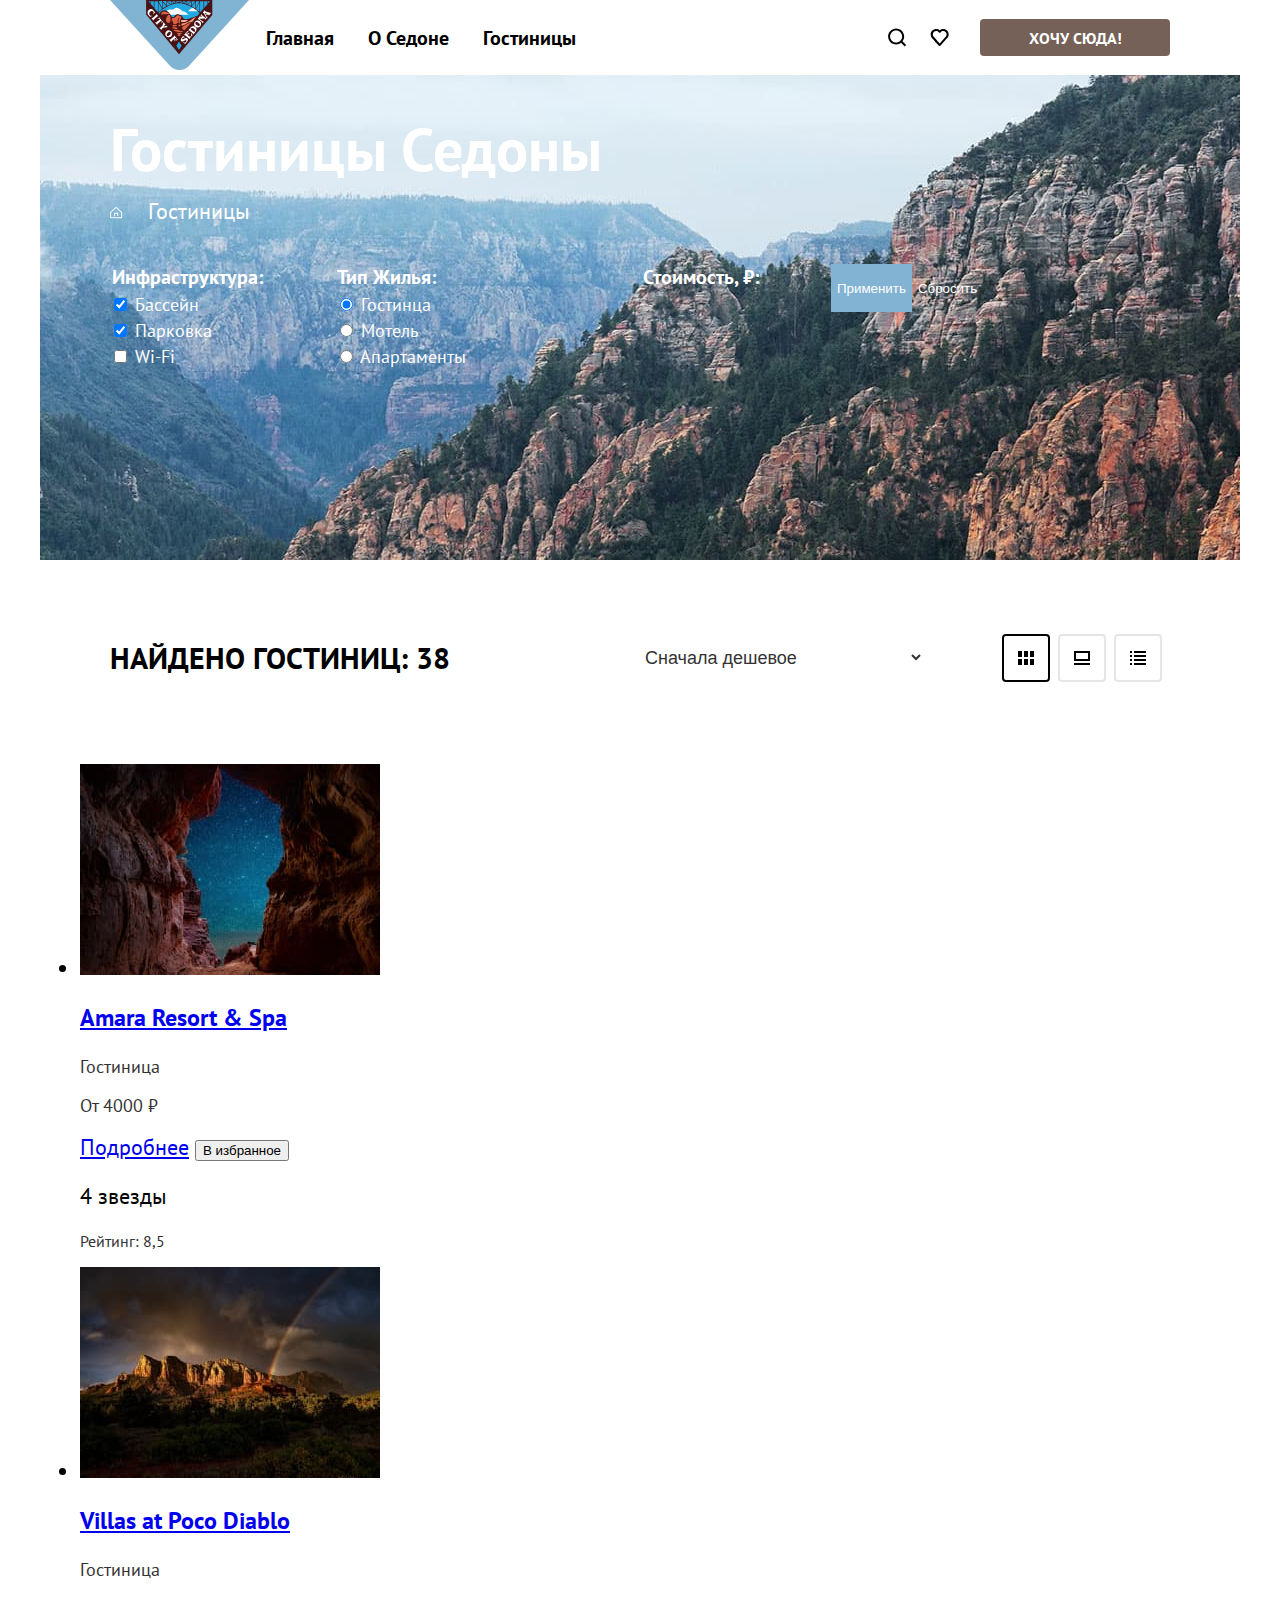
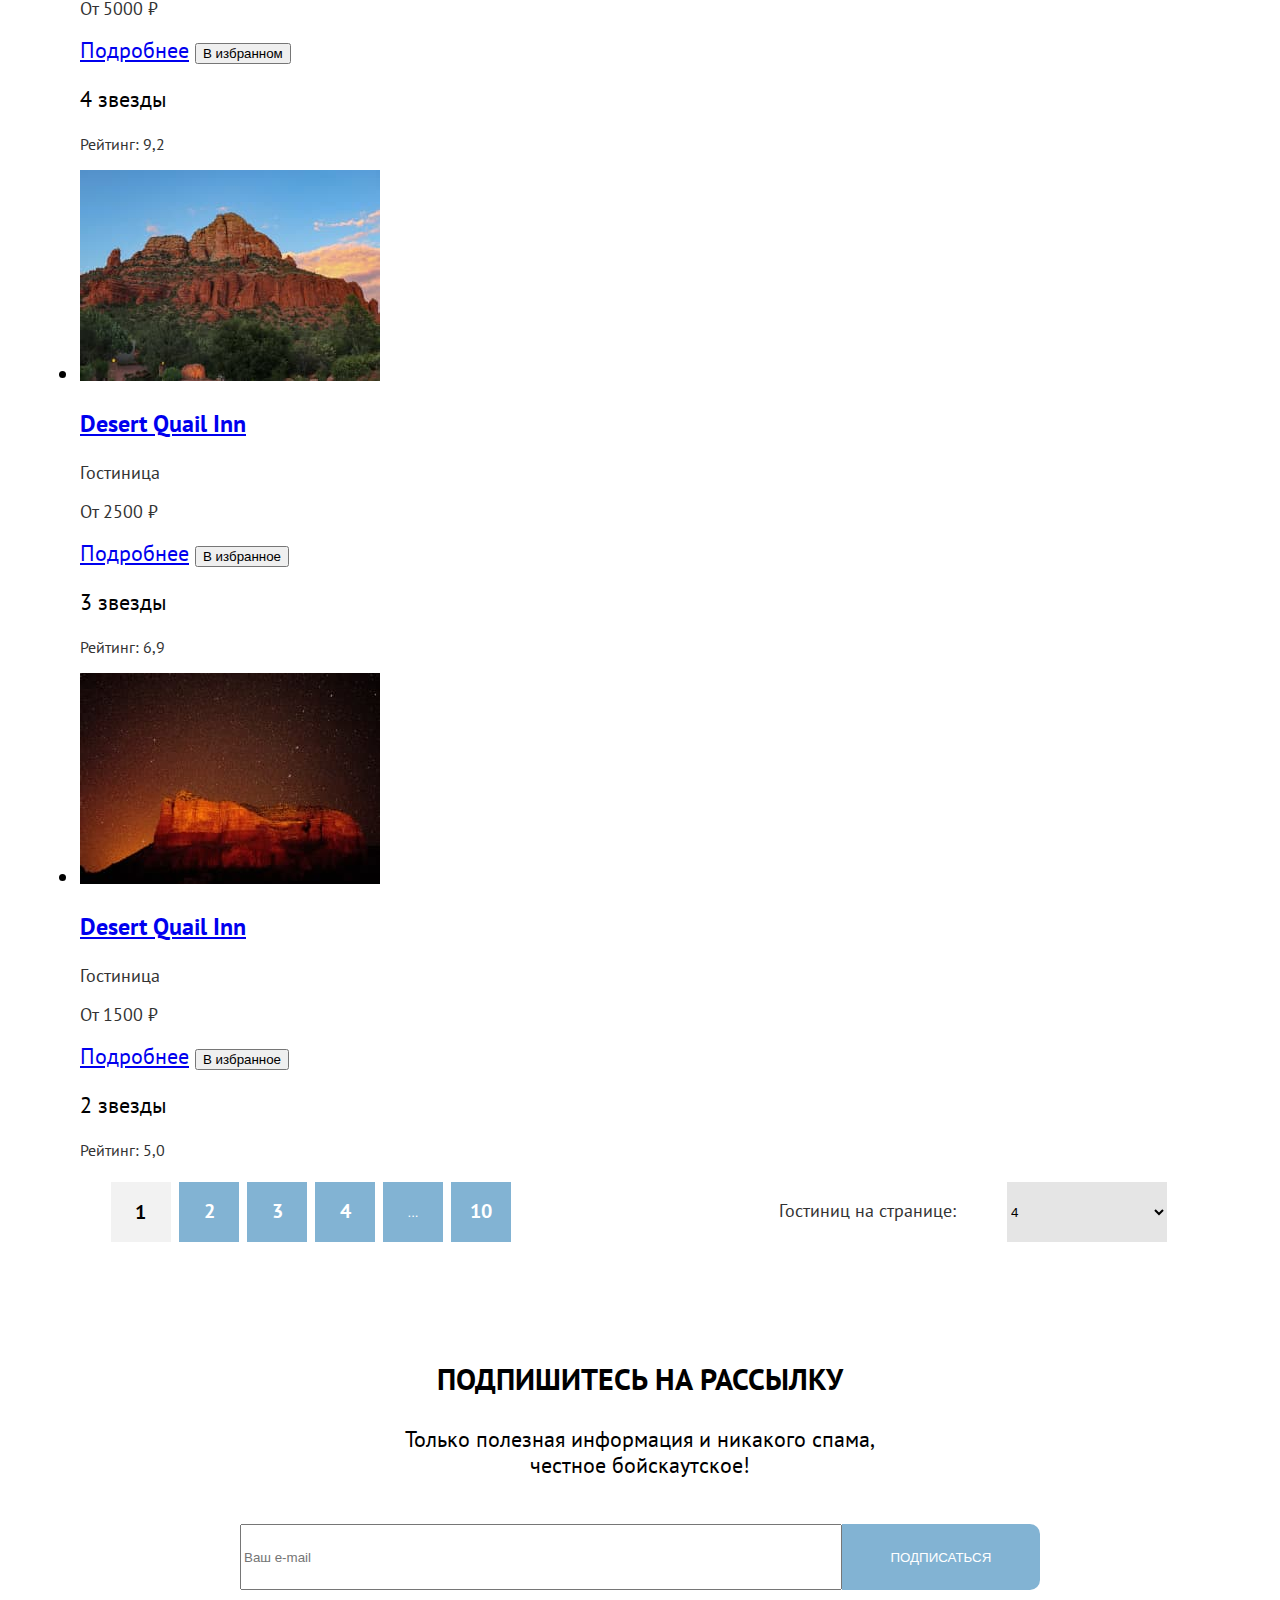
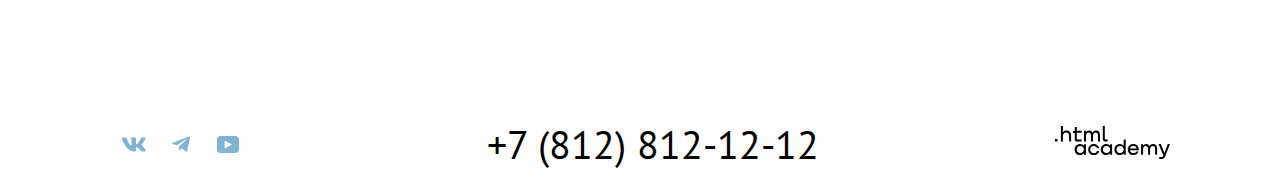
<file: 6/catalog.html>
<!DOCTYPE html>
<html lang="en">

    <head>
        <meta charset="UTF-8">
        <meta http-equiv="X-UA-Compatible" content="IE=edge">
        <meta name="viewport" content="width=device-width, initial-scale=1.0">
        <title>Каталог Седона</title>
        <link rel="stylesheet" href="styles/styles.css">
      <base href="https://htmlacademy-htmlcss.github.io/2019485-sedona-34/6/">
</head>

    <body>
        <div class="main-index-container">
            <!-- header start -->
            <header class="main-header">
                <a class="navigation-logo" href="index.html">
                    <img class="header-logo" src="images/svg/logo.svg" width="139" height="70" alt="Логотип Седона">
                </a>
                <nav class="navigation">
                    <ul class="navigation-list">
                        <li class="navigation-item">
                            <a class="navigation-link" href="index.html">Главная</a>
                        </li>
                        <li class="navigation-item">
                            <a class="navigation-link" href="#">О Седоне</a>
                        </li>
                        <li class="navigation-item">
                            <a class="navigation-link" href="catalog.html">Гостиницы</a>
                        </li>
                    </ul>
                    <ul class="navigation-list navigation-user">
                        <li class="navigation-item">
                            <a class="navigation-search" class="navigation-link" href="#">
                                <span class="visually-hidden">Поиск</span>
                            </a>
                        </li>
                        <li class="navigation-item">
                            <a class="navigation-favorite" href="#" class="navigation-link">
                                <span class="visually-hidden">Избранное</span>
                            </a>
                        </li>
                        <li class="navigation-item">
                            <a class="navigation-button" href="#">
                                Хочу сюда!
                            </a>
                        </li>
                    </ul>
                </nav>
            </header>
            <!-- header end -->
            <!-- main start -->
            <main class="main-index main-container">
                <div class="catalog-container">
                    <div class="filter-container">
                        <header class="filter-header">
                            <h1 class="filter-header-title">Гостиницы Седоны</h1>
                            <ul class="breadcrumbs-list">
                                <li class="breadcrumbs-item">
                                    <a class="breadcrumbs-link" href="index.html">
                                        <img src="../images/catalog/svg/pagination-home.svg" alt="На главную">
                                    </a>
                                </li>
                                <li class="breadcrumbs-item">
                                    <a class="breadrumbs-item">Гостиницы</a>
                                </li>
                            </ul>
                        </header>
                        <section class="filter-hotels">
                            <h2 class="visually-hidden">Фильтр поиска гостиниц</h2>
                            <form class="catalog-filter" action="https://echo.htmlacademy.ru/" method="get">
                                <fieldset class="catalog-filter-group-infrastructure">
                                    <legend class="catalog-filter-title">Инфраструктура:</legend>
                                    <ul class="catalog-filter-list">
                                        <li>
                                            <label class="control">
                                                <input class="control-input" type="checkbox" checked name="pool">
                                                Бассейн
                                            </label>
                                        </li>
                                        <li>
                                            <label class="control">
                                                <input class="control-input" type="checkbox" checked name="parking">
                                                Парковка
                                            </label>
                                        </li>
                                        <li>
                                            <label class="control">
                                                <input class="control-input" type="checkbox" name="wifi">
                                                Wi-Fi
                                            </label>
                                        </li>
                                    </ul>
                                </fieldset>
                                <fieldset class="catalog-filter-group-type">
                                    <legend class="catalog-filter-title">Тип Жилья:</legend>
                                    <ul class="catalog-filter-list">
                                        <li>
                                            <label class="control">
                                                <input class="control-input" type="radio" checked name="apartment-type"
                                                    value="hotel">
                                                Гостинца
                                            </label>
                                        </li>
                                        <li>
                                            <label class="control">
                                                <input class="control-input" type="radio" name="apartment-type"
                                                    value="motel">
                                                Мотель
                                            </label>
                                        </li>
                                        <li>
                                            <label class="control">
                                                <input class="control-input" type="radio" name="apartment-type"
                                                    value="apartments">
                                                Апартаменты
                                            </label>
                                        </li>
                                    </ul>
                                </fieldset>
                                <fieldset class="catalog-filter-group-price">
                                    <legend class="catalog-filter-title">Стоимость, ₽:</legend>
                                </fieldset>
                                <button class="button-submit" type="submit">Применить</button>
                                <button class="button-reset" type="reset">Сбросить</button>
                            </form>
                        </section>
                    </div>
                    <section class="hotel-catalog">
                        <div class="hotel-title-block">
                            <h2 class="visually-hidden">Список гостиниц</h2>
                            <h2 class="hotel-total">Найдено гостиниц: 38</h2>
                            <select class="select-control" aria-label="Сортировка">
                                <option value="cheap">Сначала дешевое</option>
                                <option value="expensive">Сначала дорогое</option>
                                <option value="popular">Сначала популярное</option>
                            </select>
                            <div class="hotel-catalog-icon">
                                <a class="button-table display-button" href="#">
                                    <span class="visually-hidden">Показать карточки</span>
                                </a>
                                <a class="button-wide display-button" href="#">
                                    <span class="visually-hidden">Широкое отображение</span>
                                </a>
                                <a class="button-list display-button" href="#">
                                    <span class="visually-hidden">Показать список</span>
                                </a>
                            </div>
                        </div>
                        <ul class="hotel-list">
                            <li>
                                <a class="hotel-card-link" href="#">
                                    <img class="hotel-card-img" src="images/catalog/jpg/hotel-1.jpg" width="300"
                                        height="211" alt="Фото Amara Resort & Spa">
                                    <h3 class="hotel-card-title">Amara Resort & Spa</h3>
                                </a>
                                <p class="hotel-card-description">Гостиница</p>
                                <p class="hotel-card-description">От 4000 ₽</p>
                                <a class="hotel-card-link button" href="#">Подробнее</a>
                                <button class="button" type="button">В избранное</button>
                                <div class="hotel-rating">
                                    <p class="hotel-stars">4 звезды</p>
                                    <p class="hotel-rate">Рейтинг: 8,5</p>
                                </div>
                            </li>
                            <li>
                                <a class="hotel-card-link" href="#">
                                    <img class="hotel-card-img" src="images/catalog/jpg/hotel-2.jpg" width="300"
                                        height="211" alt="Фото Villas at Poco Diablo">
                                    <h3 class="hotel-card-title">Villas at Poco Diablo</h3>
                                </a>
                                <p class="hotel-card-description">Гостиница</p>
                                <p class="hotel-card-description">От 5000 ₽</p>
                                <a class="hotel-card-link button" href="#">Подробнее</a>
                                <button class="button" type="button">В избранном</button>
                                <div class="hotel-rating">
                                    <p class="hotel-stars">4 звезды</p>
                                    <p class="hotel-rate">Рейтинг: 9,2</p>
                                </div>
                            </li>
                            <li>
                                <a class="hotel-card-link" href="#">
                                    <img class="hotel-card-img" src="images/catalog/jpg/hotel-3.jpg" width="300"
                                        height="211" alt="Фото Desert Quail Inn">
                                    <h3 class="hotel-card-title">Desert Quail Inn</h3>
                                </a>
                                <p class="hotel-card-description">Гостиница</p>
                                <p class="hotel-card-description">От 2500 ₽</p>
                                <a class="hotel-card-link button" href="#">Подробнее</a>
                                <button class="button" type="button">В избранное</button>
                                <div class="hotel-rating">
                                    <p class="hotel-stars">3 звезды</p>
                                    <p class="hotel-rate">Рейтинг: 6,9</p>
                                </div>
                            </li>
                            <li>
                                <a class="hotel-card-link" href="#">
                                    <img class="hotel-card-img" src="images/catalog/jpg/hotel-4.jpg" width="300"
                                        height="211" alt="Фото Desert Quail Inn">
                                    <h3 class="hotel-card-title">Desert Quail Inn</h3>
                                </a>
                                <p class="hotel-card-description">Гостиница</p>
                                <p class="hotel-card-description">От 1500 ₽</p>
                                <a class="hotel-card-link button" href="#">Подробнее</a>
                                <button class="button" type="button">В избранное</button>
                                <div class="hotel-rating">
                                    <p class="hotel-stars">2 звезды</p>
                                    <p class="hotel-rate">Рейтинг: 5,0</p>
                                </div>
                            </li>
                        </ul>
                        <div class="pagination-container">
                            <ul class="pagination">
                                <li class="pagination-item">
                                    <a class="pagination-disabled" href="#">1</a>
                                </li>
                                <li class="pagination-item">
                                    <a class="pagination-link" href="#">2</a>
                                </li>
                                <li class="pagination-item">
                                    <a class="pagination-link" href="#">3</a>
                                </li>
                                <li class="pagination-item">
                                    <a class="pagination-link" href="#">4</a>
                                </li>
                                <li class="pagination-item">
                                    <button class="button pagination-more" type="button">...</button>
                                </li>
                                <li class="pagination-item">
                                    <a class="pagination-link" href="#">10</a>
                                </li>
                            </ul>
                            <p class="catalog-view">Гостиниц на странице:</p>
                            <select class="select-pagination" aria-label="Количество гостиниц на странице">
                                <option value="small">4</option>
                                <option value="medium">8</option>
                                <option value="all">Все</option>
                            </select>
                        </div>
                    </section>

                    <section class="subscription subscription-catalog">
                        <span class="visually-hidden">Подписка на рассылку</span>
                        <h2 class="subscription-title">Подпишитесь на рассылку</h2>
                        <p class="subscription-description">Только полезная информация и никакого спама, честное
                            бойскаутское!</p>
                        <form class="subscription-form" action="https://echo.htmlacademy.ru/" method="post">
                            <label class="visually-hidden" for="email-subscription">Email</label>
                            <input class="subscription-input" type="email" name="email-subscription"
                                id="email-subscription" placeholder="Ваш e-mail">
                            <button class="subscription-button" type="submit">Подписаться</button>
                        </form>
                    </section>
                </div>
            </main>
            <!-- main end -->
            <!-- footer start -->
            <footer class="main-footer">
                <div class="footer-contacts">
                    <span class="visually-hidden">Наши социальные сети</span>
                    <ul class="socials-list">
                        <li class="socials-item">
                            <a class="socials-vk socials-icon " href="https://vk.com/htmlacademy">
                                <span class="visually-hidden">VK</span>
                            </a>
                        </li>
                        <li class="socials-item">
                            <a class="socials-telegram socials-icon" href="https://t.me/htmlacademy ">
                                <span class="visually-hidden">Telegram</span>
                            </a>
                        </li>
                        <li class="socials-item">
                            <a class="socials-youtube socials-icon" href="https://www.youtube.com/user/htmlacademyru">
                                <span class="visually-hidden">Youtube</span>
                            </a>
                        </li>
                    </ul>
                    <a class="contact-phone" href="tel:+78128121212">+7 (812) 812-12-12</a>
                    <a class="academylink" href="https://htmlacademy.ru/">
                        <img src="images/svg/logo-htmlacademy.svg" title="Перейти на сайт Htmlacademy" width="115"
                            height="34" alt="Логотип HTMLAcademy">
                    </a>
                </div>
            </footer>
            <!-- footer end -->

    </body>

</html>
</file>
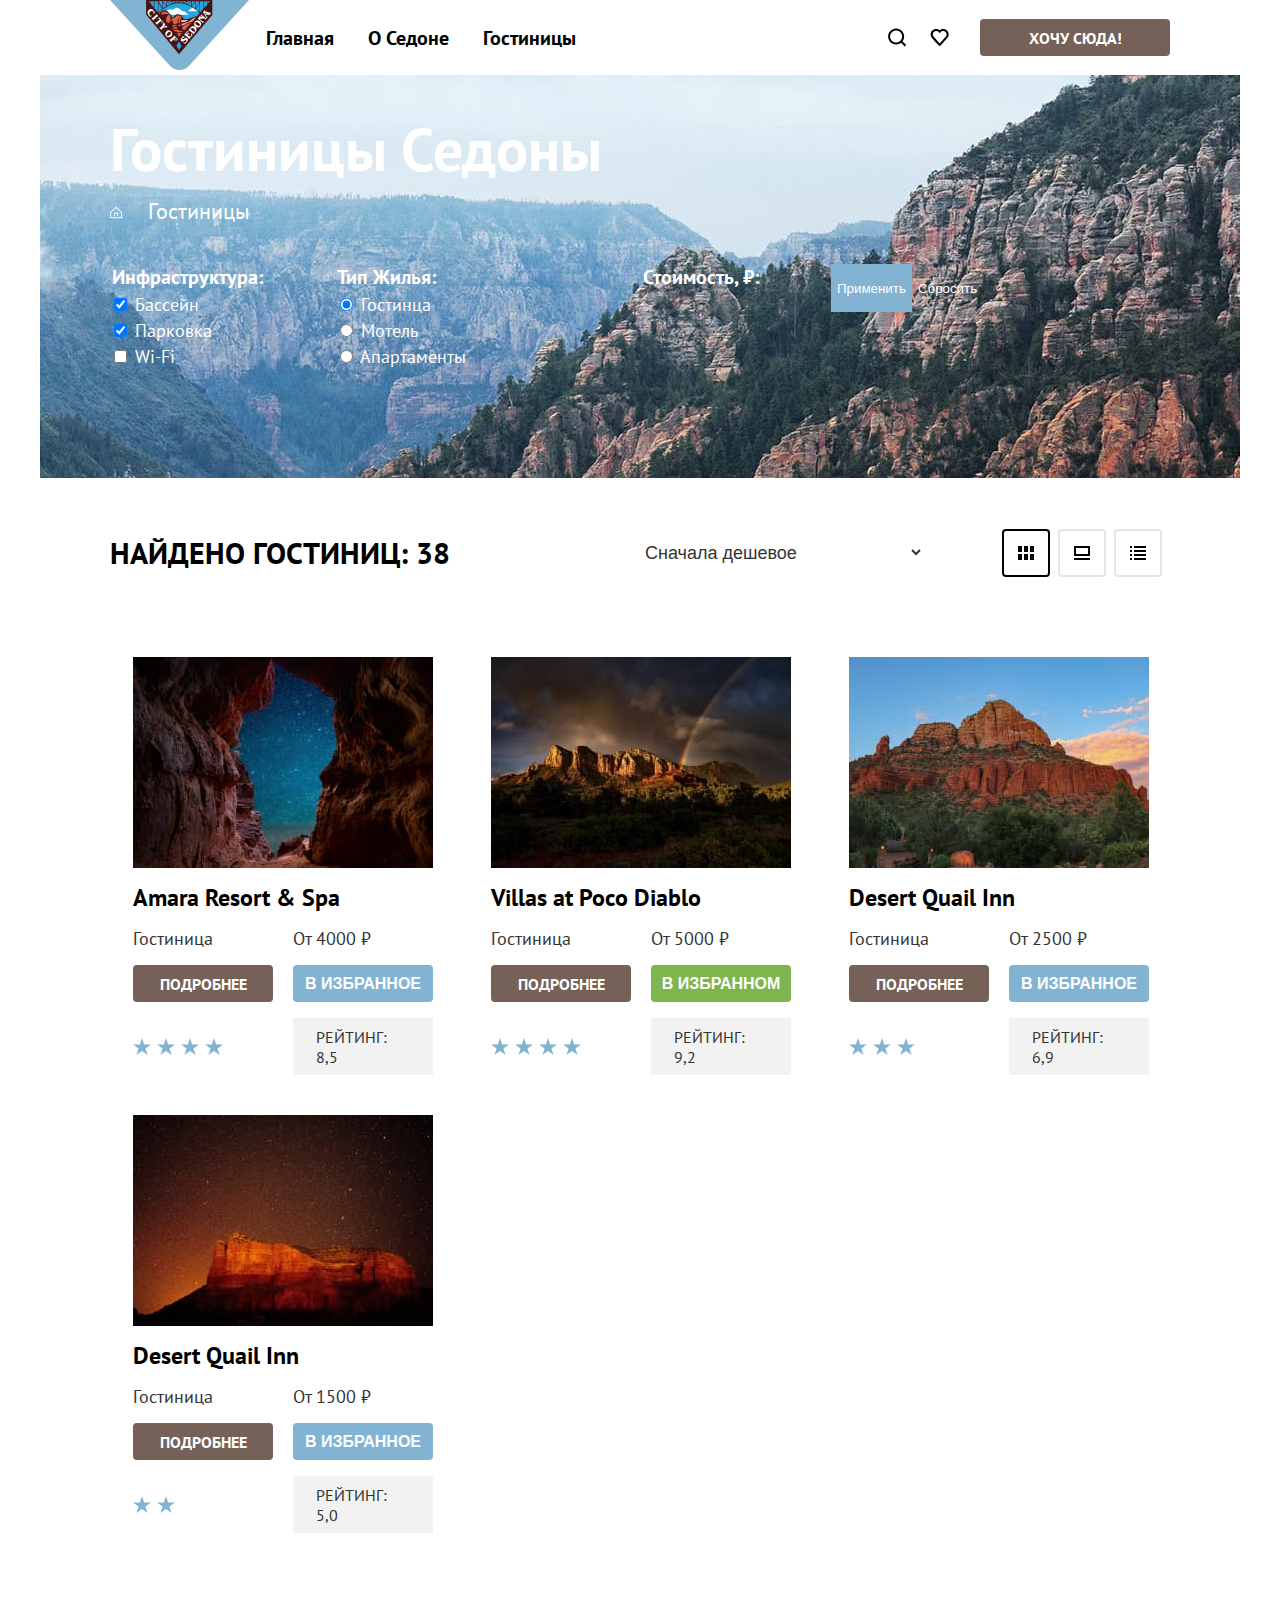
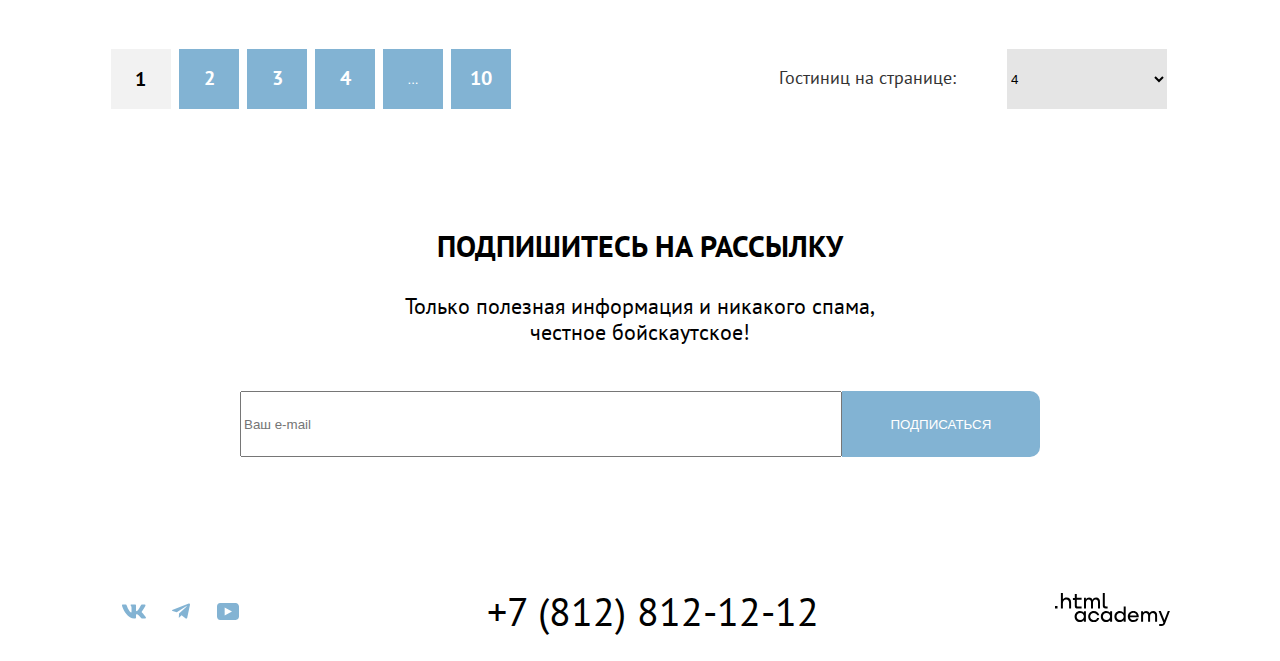
<file: 7/catalog.html>
<!DOCTYPE html>
<html lang="en">

    <head>
        <meta charset="UTF-8">
        <meta http-equiv="X-UA-Compatible" content="IE=edge">
        <meta name="viewport" content="width=device-width, initial-scale=1.0">
        <title>Каталог Седона</title>
        <link rel="stylesheet" href="styles/styles.css">
      <base href="https://htmlacademy-htmlcss.github.io/2019485-sedona-34/7/">
</head>

    <body>
        <div class="main-index-container">
            <!-- header start -->
            <header class="main-header">
                <a class="navigation-logo" href="index.html">
                    <img class="header-logo" src="images/svg/logo.svg" width="139" height="70" alt="Логотип Седона">
                </a>
                <nav class="navigation">
                    <ul class="navigation-list">
                        <li class="navigation-item">
                            <a class="navigation-link" href="index.html">Главная</a>
                        </li>
                        <li class="navigation-item">
                            <a class="navigation-link" href="#">О Седоне</a>
                        </li>
                        <li class="navigation-item">
                            <a class="navigation-link" href="catalog.html">Гостиницы</a>
                        </li>
                    </ul>
                    <ul class="navigation-list navigation-user">
                        <li class="navigation-item">
                            <a class="navigation-search" href="#">
                                <span class="visually-hidden">Поиск</span>
                            </a>
                        </li>
                        <li class="navigation-item">
                            <a class="navigation-favorite" href="#">
                                <span class="visually-hidden">Избранное</span>
                            </a>
                        </li>
                        <li class="navigation-item">
                            <a class="navigation-button" href="#">
                                Хочу сюда!
                            </a>
                        </li>
                    </ul>
                </nav>
            </header>
            <!-- header end -->
            <!-- main start -->
            <main class="main-index main-container">
                <div class="catalog-container">
                    <div class="filter-container">
                        <header class="filter-header">
                            <h1 class="filter-header-title">Гостиницы Седоны</h1>
                            <ul class="breadcrumbs-list">
                                <li class="breadcrumbs-item">
                                    <a class="breadcrumbs-link" href="index.html">
                                        <img src="../images/catalog/svg/pagination-home.svg" alt="На главную">
                                    </a>
                                </li>
                                <li class="breadcrumbs-item">
                                    <a class="breadrumbs-item">Гостиницы</a>
                                </li>
                            </ul>
                        </header>
                        <section class="filter-hotels">
                            <h2 class="visually-hidden">Фильтр поиска гостиниц</h2>
                            <form class="catalog-filter" action="https://echo.htmlacademy.ru/" method="get">
                                <fieldset class="catalog-filter-group-infrastructure">
                                    <legend class="catalog-filter-title">Инфраструктура:</legend>
                                    <ul class="catalog-filter-list">
                                        <li>
                                            <label class="control">
                                                <input class="control-input" type="checkbox" checked name="pool">
                                                Бассейн
                                            </label>
                                        </li>
                                        <li>
                                            <label class="control">
                                                <input class="control-input" type="checkbox" checked name="parking">
                                                Парковка
                                            </label>
                                        </li>
                                        <li>
                                            <label class="control">
                                                <input class="control-input" type="checkbox" name="wifi">
                                                Wi-Fi
                                            </label>
                                        </li>
                                    </ul>
                                </fieldset>
                                <fieldset class="catalog-filter-group-type">
                                    <legend class="catalog-filter-title">Тип Жилья:</legend>
                                    <ul class="catalog-filter-list">
                                        <li>
                                            <label class="control">
                                                <input class="control-input" type="radio" checked name="apartment-type"
                                                    value="hotel">
                                                Гостинца
                                            </label>
                                        </li>
                                        <li>
                                            <label class="control">
                                                <input class="control-input" type="radio" name="apartment-type"
                                                    value="motel">
                                                Мотель
                                            </label>
                                        </li>
                                        <li>
                                            <label class="control">
                                                <input class="control-input" type="radio" name="apartment-type"
                                                    value="apartments">
                                                Апартаменты
                                            </label>
                                        </li>
                                    </ul>
                                </fieldset>
                                <fieldset class="catalog-filter-group-price">
                                    <legend class="catalog-filter-title">Стоимость, ₽:</legend>
                                </fieldset>
                                <button class="button-submit" type="submit">Применить</button>
                                <button class="button-reset" type="reset">Сбросить</button>
                            </form>
                        </section>
                    </div>
                    <section class="hotel-catalog">
                        <div class="hotel-title-block">
                            <h2 class="visually-hidden">Список гостиниц</h2>
                            <h2 class="hotel-total">Найдено гостиниц: 38</h2>
                            <select class="select-control" aria-label="Сортировка">
                                <option value="cheap">Сначала дешевое</option>
                                <option value="expensive">Сначала дорогое</option>
                                <option value="popular">Сначала популярное</option>
                            </select>
                            <div class="hotel-catalog-icon">
                                <a class="button-table display-button" href="#">
                                    <span class="visually-hidden">Показать карточки</span>
                                </a>
                                <a class="button-wide display-button" href="#">
                                    <span class="visually-hidden">Широкое отображение</span>
                                </a>
                                <a class="button-list display-button" href="#">
                                    <span class="visually-hidden">Показать список</span>
                                </a>
                            </div>
                        </div>
                        <ul class="hotel-list">
                            <li class="hotel-card">
                                <a class="hotel-card-link" href="#">
                                    <img class="hotel-card-img" src="images/catalog/jpg/hotel-1.jpg" width="300"
                                        height="211" alt="Фото Amara Resort & Spa">
                                </a>
                                <a href="#" class="hotel-card-title-link">
                                    <h3 class="hotel-card-title">Amara Resort & Spa</h3>
                                </a>
                                <p class="hotel-card-description">Гостиница</p>
                                <p class="hotel-card-description-price">От 4000 ₽</p>
                                <a class="hotel-card-link-button" href="#">Подробнее</a>
                                <button class="hotel-card-favorite-button" type="button">В избранное</button>
                                <div class="hotel-stars hotel-stars-4"></div>
                                <p class="hotel-rate">Рейтинг: 8,5</p>
                            </li>
                            <li class="hotel-card">
                                <a class="hotel-card-link" href="#">
                                    <img class="hotel-card-img" src="images/catalog/jpg/hotel-2.jpg" width="300"
                                        height="211" alt="Фото Villas at Poco Diablo">
                                </a>
                                <a href="#" class="hotel-card-title-link">
                                    <h3 class="hotel-card-title">Villas at Poco Diablo</h3>
                                </a>
                                <p class="hotel-card-description">Гостиница</p>
                                <p class="hotel-card-description-price">От 5000 ₽</p>
                                <a class="hotel-card-link-button" href="#">Подробнее</a>
                                <button class="hotel-card-favorite-button hotel-card-favorite-toggled" type="button">В
                                    избранном</button>
                                <div class="hotel-stars hotel-stars-4"></div>
                                <p class="hotel-rate">Рейтинг: 9,2</p>
                            </li>
                            <li class="hotel-card">
                                <a class="hotel-card-link" href="#">
                                    <img class="hotel-card-img" src="images/catalog/jpg/hotel-3.jpg" width="300"
                                        height="211" alt="Фото Desert Quail Inn">
                                </a>
                                <a href="#" class="hotel-card-title-link">
                                    <h3 class="hotel-card-title">Desert Quail Inn</h3>
                                </a>
                                <p class="hotel-card-description">Гостиница</p>
                                <p class="hotel-card-description-price">От 2500 ₽</p>
                                <a class="hotel-card-link-button" href="#">Подробнее</a>
                                <button class="hotel-card-favorite-button" type="button">В избранное</button>
                                <div class="hotel-stars hotel-stars-3"></div>
                                <p class="hotel-rate">Рейтинг: 6,9</p>
                            </li>
                            <li class="hotel-card">
                                <a class="hotel-card-link" href="#">
                                    <img class="hotel-card-img" src="images/catalog/jpg/hotel-4.jpg" width="300"
                                        height="211" alt="Фото Desert Quail Inn">
                                </a>
                                <a href="#" class="hotel-card-title-link">
                                    <h3 class="hotel-card-title">Desert Quail Inn</h3>
                                </a>
                                <p class="hotel-card-description">Гостиница</p>
                                <p class="hotel-card-description-price">От 1500 ₽</p>
                                <a class="hotel-card-link-button" href="#">Подробнее</a>
                                <button class="hotel-card-favorite-button" type="button">В избранное</button>
                                <div class="hotel-stars hotel-stars-2"></div>
                                <p class="hotel-rate">Рейтинг: 5,0</p>
                            </li>
                        </ul>
                        <div class="pagination-container">
                            <ul class="pagination">
                                <li class="pagination-item">
                                    <a class="pagination-disabled" href="#">1</a>
                                </li>
                                <li class="pagination-item">
                                    <a class="pagination-link" href="#">2</a>
                                </li>
                                <li class="pagination-item">
                                    <a class="pagination-link" href="#">3</a>
                                </li>
                                <li class="pagination-item">
                                    <a class="pagination-link" href="#">4</a>
                                </li>
                                <li class="pagination-item">
                                    <button class="button pagination-more" type="button">...</button>
                                </li>
                                <li class="pagination-item">
                                    <a class="pagination-link" href="#">10</a>
                                </li>
                            </ul>
                            <p class="catalog-view">Гостиниц на странице:</p>
                            <select class="select-pagination" aria-label="Количество гостиниц на странице">
                                <option value="small">4</option>
                                <option value="medium">8</option>
                                <option value="all">Все</option>
                            </select>
                        </div>
                    </section>

                    <section class="subscription subscription-catalog">
                        <span class="visually-hidden">Подписка на рассылку</span>
                        <h2 class="subscription-title">Подпишитесь на рассылку</h2>
                        <p class="subscription-description">Только полезная информация и никакого спама,<br> честное
                            бойскаутское!</p>
                        <form class="subscription-form" action="https://echo.htmlacademy.ru/" method="post">
                            <label class="visually-hidden" for="email-subscription">Email</label>
                            <input class="subscription-input" type="email" name="email-subscription"
                                id="email-subscription" placeholder="Ваш e-mail">
                            <button class="subscription-button" type="submit">Подписаться</button>
                        </form>
                    </section>
                </div>
            </main>
            <!-- main end -->
            <!-- footer start -->
            <footer class="main-footer">
                <div class="footer-contacts">
                    <span class="visually-hidden">Наши социальные сети</span>
                    <ul class="socials-list">
                        <li class="socials-item">
                            <a class="socials-vk socials-icon " href="https://vk.com/htmlacademy">
                                <span class="visually-hidden">VK</span>
                            </a>
                        </li>
                        <li class="socials-item">
                            <a class="socials-telegram socials-icon" href="https://t.me/htmlacademy ">
                                <span class="visually-hidden">Telegram</span>
                            </a>
                        </li>
                        <li class="socials-item">
                            <a class="socials-youtube socials-icon" href="https://www.youtube.com/user/htmlacademyru">
                                <span class="visually-hidden">Youtube</span>
                            </a>
                        </li>
                    </ul>
                    <a class="contact-phone" href="tel:+78128121212">+7 (812) 812-12-12</a>
                    <a class="academylink" href="https://htmlacademy.ru/">
                        <img src="images/svg/logo-htmlacademy.svg" title="Перейти на сайт Htmlacademy" width="115"
                            height="34" alt="Логотип HTMLAcademy">
                    </a>
                </div>
            </footer>
            <!-- footer end -->
        </div>
    </body>

</html>
</file>
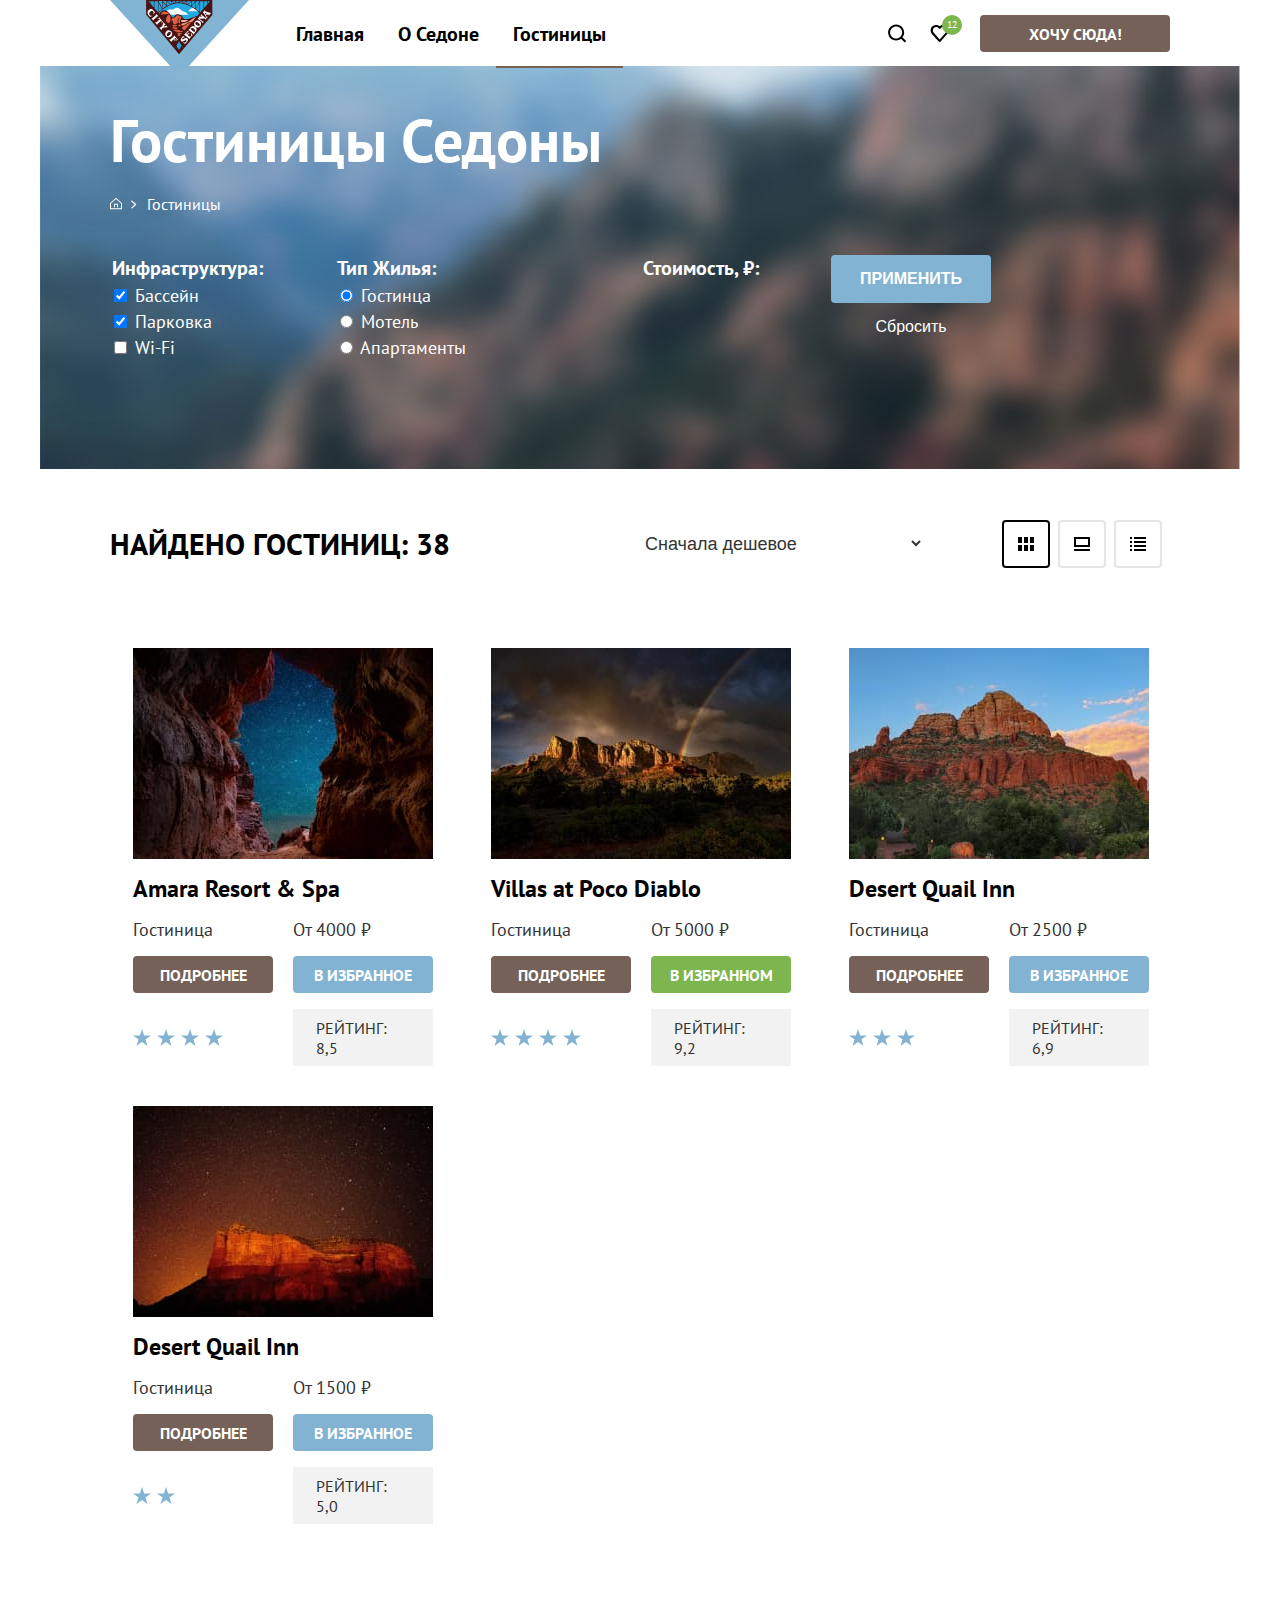
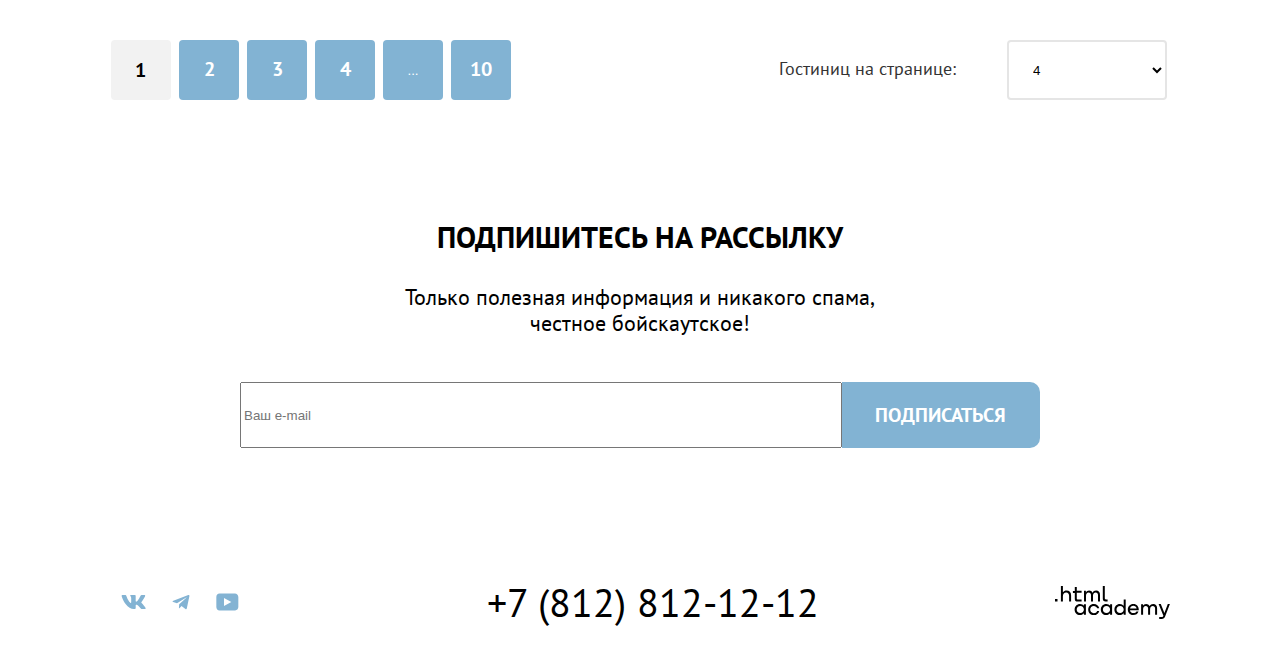
<file: 8/catalog.html>
<!DOCTYPE html>
<html lang="en">

    <head>
        <meta charset="UTF-8">
        <meta http-equiv="X-UA-Compatible" content="IE=edge">
        <meta name="viewport" content="width=device-width, initial-scale=1.0">
        <title>Каталог Седона</title>
        <link rel="stylesheet" href="styles/styles.css">
      <base href="https://htmlacademy-htmlcss.github.io/2019485-sedona-34/8/">
</head>

    <body>
        <div class="main-index-container">
            <!-- header start -->
            <header class="main-header">
                <a class="navigation-logo" href="index.html">
                    <img class="header-logo" src="images/svg/logo.svg" width="139" height="70" alt="Логотип Седона">
                </a>
                <nav class="navigation">
                    <ul class="navigation-list">
                        <li class="navigation-item">
                            <a class="navigation-link" href="index.html">Главная</a>
                        </li>
                        <li class="navigation-item">
                            <a class="navigation-link" href="#">О Седоне</a>
                        </li>
                        <li class="navigation-item">
                            <a class="navigation-link link-active" href="catalog.html">Гостиницы</a>
                        </li>
                    </ul>
                    <ul class="navigation-list navigation-user">
                        <li class="navigation-item">
                            <a class="navigation-search" href="#">
                                <span class="visually-hidden">Поиск</span>
                            </a>
                        </li>
                        <li class="navigation-item">
                            <a class="navigation-favorite" href="#">
                                <span class="favorite-sum">12</span>
                                <span class="visually-hidden">Избранное</span>
                            </a>
                        </li>
                        <li class="navigation-item">
                            <a class="navigation-button" href="#">
                                Хочу сюда!
                            </a>
                        </li>
                    </ul>
                </nav>
            </header>
            <!-- header end -->
            <!-- main start -->
            <main class="main-index main-container">
                <div class="catalog-container">
                    <div class="filter-container">
                        <header class="filter-header">
                            <h1 class="filter-header-title">Гостиницы Седоны</h1>
                            <ul class="breadcrumbs-list">
                                <li class="breadcrumbs-item">
                                    <a class="breadcrumbs-link" href="index.html">
                                        <svg class="breadcrumbs-home" width="12" height="13" viewBox="0 0 12 13"
                                            fill="none" xmlns="http://www.w3.org/2000/svg">
                                            <path fill-rule="evenodd" clip-rule="evenodd"
                                                d="m0 6.15 6-5.5 6 5.5v6.2H0v-6.2Zm1 .4v4.8h10v-4.8l-5-4.5-5 4.5Zm4 3.8H4v-3.5h4v3.5H7v-2.5H5v2.5Z" />
                                        </svg>
                                    </a>
                                    <div class="bc-arrow-wrapper">
                                        <svg class="breadcrumbs-arrow" width="6" height="9" viewBox="0 0 6 9"
                                            fill="none" xmlns="http://www.w3.org/2000/svg">
                                            <path
                                                d="m5.051 4.075-3.8-3.4c-.2-.2-.6-.2-.9 0-.3.2-.2.6 0 .8l3.3 3-3.2 3c-.2.2-.2.6 0 .8 0 .1.3.2.4.2.1 0 .3-.1.4-.2l3.8-3.4c.3-.2.3-.6 0-.8Z" />
                                        </svg>
                                    </div>
                                </li>
                                <li class="breadcrumbs-item">
                                    <a class="breadcrumbs-link">Гостиницы</a>
                                </li>
                            </ul>
                        </header>
                        <section class="filter-hotels">
                            <h2 class="visually-hidden">Фильтр поиска гостиниц</h2>
                            <form class="catalog-filter" action="https://echo.htmlacademy.ru/" method="get">
                                <fieldset class="catalog-filter-group-infrastructure">
                                    <legend class="catalog-filter-title">Инфраструктура:</legend>
                                    <ul class="catalog-filter-list">
                                        <li>
                                            <label class="control">
                                                <input class="control-input" type="checkbox" checked name="pool">
                                                Бассейн
                                            </label>
                                        </li>
                                        <li>
                                            <label class="control">
                                                <input class="control-input" type="checkbox" checked name="parking">
                                                Парковка
                                            </label>
                                        </li>
                                        <li>
                                            <label class="control">
                                                <input class="control-input" type="checkbox" name="wifi">
                                                Wi-Fi
                                            </label>
                                        </li>
                                    </ul>
                                </fieldset>
                                <fieldset class="catalog-filter-group-type">
                                    <legend class="catalog-filter-title">Тип Жилья:</legend>
                                    <ul class="catalog-filter-list">
                                        <li>
                                            <label class="control">
                                                <input class="control-input" type="radio" checked name="apartment-type"
                                                    value="hotel">
                                                Гостинца
                                            </label>
                                        </li>
                                        <li>
                                            <label class="control">
                                                <input class="control-input" type="radio" name="apartment-type"
                                                    value="motel">
                                                Мотель
                                            </label>
                                        </li>
                                        <li>
                                            <label class="control">
                                                <input class="control-input" type="radio" name="apartment-type"
                                                    value="apartments">
                                                Апартаменты
                                            </label>
                                        </li>
                                    </ul>
                                </fieldset>
                                <fieldset class="catalog-filter-group-price">
                                    <legend class="catalog-filter-title">Стоимость, ₽:</legend>
                                </fieldset>
                                <div class="filter-button-wrapper">
                                    <button class="button-submit" type="submit">Применить</button>
                                    <button class="button-reset" type="reset">Сбросить</button>
                                </div>
                            </form>
                        </section>
                    </div>
                    <section class="hotel-catalog">
                        <div class="hotel-title-block">
                            <h2 class="visually-hidden">Список гостиниц</h2>
                            <h2 class="hotel-total">Найдено гостиниц: 38</h2>
                            <select class="select-control" aria-label="Сортировка">
                                <option value="cheap">Сначала дешевое</option>
                                <option value="expensive">Сначала дорогое</option>
                                <option value="popular">Сначала популярное</option>
                            </select>
                            <div class="hotel-catalog-icon">
                                <a class="button-table display-button" href="#">
                                    <span class="visually-hidden">Показать карточки</span>
                                </a>
                                <a class="button-wide display-button" href="#">
                                    <span class="visually-hidden">Широкое отображение</span>
                                </a>
                                <a class="button-list display-button" href="#">
                                    <span class="visually-hidden">Показать список</span>
                                </a>
                            </div>
                        </div>
                        <ul class="hotel-list">
                            <li class="hotel-card">
                                <a class="hotel-card-link" href="#">
                                    <img class="hotel-card-img" src="images/catalog/jpg/hotel-1.jpg" width="300"
                                        height="211" alt="Фото Amara Resort & Spa">
                                </a>
                                <a href="#" class="hotel-card-title-link">
                                    <h3 class="hotel-card-title">Amara Resort & Spa</h3>
                                </a>
                                <p class="hotel-card-description">Гостиница</p>
                                <p class="hotel-card-description-price">От 4000 ₽</p>
                                <a class="hotel-card-link-button" href="#">Подробнее</a>
                                <button class="hotel-card-favorite-button" type="button">В избранное</button>
                                <div class="hotel-stars">
                                    <div class="hotel-stars-item"></div>
                                    <div class="hotel-stars-item"></div>
                                    <div class="hotel-stars-item"></div>
                                    <div class="hotel-stars-item"></div>
                                </div>
                                <p class="hotel-rate">Рейтинг: 8,5</p>
                            </li>
                            <li class="hotel-card">
                                <a class="hotel-card-link" href="#">
                                    <img class="hotel-card-img" src="images/catalog/jpg/hotel-2.jpg" width="300"
                                        height="211" alt="Фото Villas at Poco Diablo">
                                </a>
                                <a href="#" class="hotel-card-title-link">
                                    <h3 class="hotel-card-title">Villas at Poco Diablo</h3>
                                </a>
                                <p class="hotel-card-description">Гостиница</p>
                                <p class="hotel-card-description-price">От 5000 ₽</p>
                                <a class="hotel-card-link-button" href="#">Подробнее</a>
                                <button class="hotel-card-favorite-button hotel-card-favorite-toggled" type="button">В
                                    избранном</button>
                                <div class="hotel-stars">
                                    <div class="hotel-stars-item"></div>
                                    <div class="hotel-stars-item"></div>
                                    <div class="hotel-stars-item"></div>
                                    <div class="hotel-stars-item"></div>
                                </div>
                                <p class="hotel-rate">Рейтинг: 9,2</p>
                            </li>
                            <li class="hotel-card">
                                <a class="hotel-card-link" href="#">
                                    <img class="hotel-card-img" src="images/catalog/jpg/hotel-3.jpg" width="300"
                                        height="211" alt="Фото Desert Quail Inn">
                                </a>
                                <a href="#" class="hotel-card-title-link">
                                    <h3 class="hotel-card-title">Desert Quail Inn</h3>
                                </a>
                                <p class="hotel-card-description">Гостиница</p>
                                <p class="hotel-card-description-price">От 2500 ₽</p>
                                <a class="hotel-card-link-button" href="#">Подробнее</a>
                                <button class="hotel-card-favorite-button" type="button">В избранное</button>
                                <div class="hotel-stars">
                                    <div class="hotel-stars-item"></div>
                                    <div class="hotel-stars-item"></div>
                                    <div class="hotel-stars-item"></div>
                                </div>
                                <p class="hotel-rate">Рейтинг: 6,9</p>
                            </li>
                            <li class="hotel-card">
                                <a class="hotel-card-link" href="#">
                                    <img class="hotel-card-img" src="images/catalog/jpg/hotel-4.jpg" width="300"
                                        height="211" alt="Фото Desert Quail Inn">
                                </a>
                                <a href="#" class="hotel-card-title-link">
                                    <h3 class="hotel-card-title">Desert Quail Inn</h3>
                                </a>
                                <p class="hotel-card-description">Гостиница</p>
                                <p class="hotel-card-description-price">От 1500 ₽</p>
                                <a class="hotel-card-link-button" href="#">Подробнее</a>
                                <button class="hotel-card-favorite-button" type="button">В избранное</button>
                                <div class="hotel-stars">
                                    <div class="hotel-stars-item"></div>
                                    <div class="hotel-stars-item"></div>
                                </div>
                                <p class="hotel-rate">Рейтинг: 5,0</p>
                            </li>
                        </ul>
                        <div class="pagination-container">
                            <ul class="pagination">
                                <li class="pagination-item">
                                    <a class="pagination-disabled" href="#">1</a>
                                </li>
                                <li class="pagination-item">
                                    <a class="pagination-link" href="#">2</a>
                                </li>
                                <li class="pagination-item">
                                    <a class="pagination-link" href="#">3</a>
                                </li>
                                <li class="pagination-item">
                                    <a class="pagination-link" href="#">4</a>
                                </li>
                                <li class="pagination-item">
                                    <button class="button pagination-more" type="button">...</button>
                                </li>
                                <li class="pagination-item">
                                    <a class="pagination-link" href="#">10</a>
                                </li>
                            </ul>
                            <p class="catalog-view">Гостиниц на странице:</p>
                            <select class="select-pagination" aria-label="Количество гостиниц на странице">
                                <option value="small">4</option>
                                <option value="medium">8</option>
                                <option value="all">Все</option>
                            </select>
                        </div>
                    </section>

                    <section class="subscription subscription-catalog">
                        <span class="visually-hidden">Подписка на рассылку</span>
                        <h2 class="subscription-title">Подпишитесь на рассылку</h2>
                        <p class="subscription-description">Только полезная информация и никакого спама,<br> честное
                            бойскаутское!</p>
                        <form class="subscription-form" action="https://echo.htmlacademy.ru/" method="post">
                            <label class="visually-hidden" for="email-subscription">Email</label>
                            <input class="subscription-input" type="email" name="email-subscription"
                                id="email-subscription" placeholder="Ваш e-mail">
                            <button class="subscription-button" type="submit">Подписаться</button>
                        </form>
                    </section>
                </div>
            </main>
            <!-- main end -->
            <!-- footer start -->
            <footer class="main-footer">
                <div class="footer-contacts">
                    <span class="visually-hidden">Наши социальные сети</span>
                    <ul class="socials-list">
                        <li class="socials-item">
                            <a class="socials-icon" href="https://vk.com/htmlacademy">
                                <svg class="socials-vk socials-status" aria-hidden="true" focusable="false" width="25"
                                    height="14" viewBox="0 0 25 14" fill="none" xmlns="http://www.w3.org/2000/svg">
                                    <path fill-rule="evenodd" clip-rule="evenodd"
                                        d="M24.116.948c.166-.546 0-.948-.795-.948h-2.625c-.668 0-.976.347-1.143.73 0 0-1.335 3.196-3.226 5.272-.612.602-.89.793-1.224.793-.167 0-.418-.191-.418-.738V.948c0-.656-.184-.948-.74-.948H9.817C9.4 0 9.15.304 9.15.593c0 .621.946.765 1.043 2.513v3.798c0 .833-.153.984-.487.984-.89 0-3.055-3.211-4.34-6.885C5.116.288 4.865 0 4.193 0H1.566c-.75 0-.9.347-.9.73 0 .682.89 4.07 4.145 8.551C6.981 12.341 10.036 14 12.82 14c1.67 0 1.875-.368 1.875-1.003v-2.313c0-.737.158-.884.687-.884.39 0 1.057.192 2.615 1.667C19.776 13.216 20.07 14 21.071 14h2.625c.75 0 1.126-.368.91-1.096-.238-.724-1.088-1.775-2.215-3.022-.612-.71-1.53-1.475-1.809-1.858-.389-.491-.278-.71 0-1.147 0 0 3.2-4.426 3.533-5.929h.001Z" />
                                </svg>
                                <span class="visually-hidden">VK</span>
                            </a>
                        </li>
                        <li class="socials-item">
                            <a class="socials-icon" href="https://t.me/htmlacademy ">
                                <svg class="socials-telegram socials-status" aria-hidden="true" focusable="false"
                                    width="18" height="15" viewBox="0 0 18 16" fill="none"
                                    xmlns="http://www.w3.org/2000/svg">
                                    <path
                                        d="M16.785.1.84 6.247C-.248 6.685-.24 7.292.64 7.563L4.735 8.84l9.472-5.976c.448-.273.857-.126.52.172L7.053 9.962H7.05h.002l-.283 4.22c.414 0 .597-.19.829-.413l1.988-1.934 4.136 3.055c.762.42 1.31.204 1.5-.706L17.938 1.39c.278-1.114-.425-1.619-1.153-1.29Z" />
                                </svg>
                                <span class="visually-hidden">Telegram</span>
                            </a>
                        </li>
                        <li class="socials-item">
                            <a class="socials-icon" href="https://www.youtube.com/user/htmlacademyru">
                                <svg class="socials-youtube socials-status" aria-hidden="true" focusable="false"
                                    width="23" height="18" viewBox="0 0 23 18" fill="none"
                                    xmlns="http://www.w3.org/2000/svg">
                                    <path
                                        d="M18.94.5H3.507C1.647.5.333 2.094.333 3.9v10.094c0 1.912 1.314 3.506 3.174 3.506H19.16c1.642 0 3.174-1.594 3.174-3.4V3.9C22.114 2.094 20.801.5 18.94.5ZM7.995 13.037V4.963L15.328 9l-7.333 4.037Z" />
                                </svg>
                                <span class="visually-hidden">Youtube</span>
                            </a>
                        </li>
                    </ul>
                    <a class="contact-phone" href="tel:+78128121212">+7 (812) 812-12-12</a>
                    <a class="academylink" href="https://htmlacademy.ru/">
                        <svg class="html-academy-link" width="115" height="33" viewBox="0 0 115 33" fill="none"
                            xmlns="http://www.w3.org/2000/svg">
                            <path
                                d="M0 12.9v2.6h2.5v-2.6H0ZM11.6 4.5c-1.6 0-2.8.7-3.6 1.7h-.1V0h-2v15.5h2v-5.3c0-2.1 1.3-3.6 3.3-3.6 1.8 0 2.9 1.4 2.9 3.2v5.7h2V9.4c.1-3-1.8-4.9-4.5-4.9ZM26.6 4.8h-4.8V1.1h-2v3.8h-1.9v2h1.9v6c0 1.7 1 2.7 2.7 2.7h4.1v-2h-3.7c-.7 0-1.1-.4-1.1-1.1V6.8h4.8v-2ZM41.1 4.6c-1.6 0-2.9.8-3.5 2.1h-.1c-.6-1.2-1.8-2.1-3.4-2.1-1.4 0-2.5.8-3.1 1.8h-.1V4.8H29v10.6h2V10c0-2 1-3.5 2.6-3.5 1.5 0 2.4 1 2.4 2.6v6.3h2V9.8c0-2.4 1.4-3.3 2.6-3.3 1.5 0 2.4 1 2.4 2.6v6.3h2V8.9c.1-2.5-1.4-4.3-3.9-4.3ZM47.8 12.7c0 1.7 1 2.7 2.8 2.7h2v-2h-1.7c-.7 0-1.1-.4-1.1-1.1V0h-2v12.7ZM28.9 19.7c-.9-1.1-2.2-1.8-3.9-1.8-3.1 0-5.4 2.3-5.4 5.6s2.3 5.6 5.4 5.6c1.8 0 3-.8 3.8-1.9h.1v1.6h2V18.2h-2v1.5Zm-3.6 7.4c-2.2 0-3.6-1.6-3.6-3.6s1.4-3.6 3.6-3.6 3.6 1.6 3.6 3.6c0 1.9-1.4 3.6-3.6 3.6ZM44.2 22c-.5-2.4-2.6-4.1-5.4-4.1-3.4 0-5.6 2.5-5.6 5.6 0 3.1 2.2 5.6 5.6 5.6 2.8 0 4.9-1.8 5.4-4.2h-2.1c-.4 1.3-1.7 2.3-3.3 2.3-2.2 0-3.6-1.6-3.6-3.6s1.4-3.6 3.6-3.6c1.6 0 2.8 1 3.3 2.2h2.1V22ZM55.1 19.7c-.9-1.1-2.2-1.8-3.9-1.8-3.1 0-5.4 2.3-5.4 5.6s2.3 5.6 5.4 5.6c1.8 0 3-.8 3.8-1.9h.1v1.6h2V18.2h-2v1.5Zm-3.6 7.4c-2.2 0-3.6-1.6-3.6-3.6s1.4-3.6 3.6-3.6 3.6 1.6 3.6 3.6c0 1.9-1.5 3.6-3.6 3.6ZM68.7 19.8c-.9-1.1-2.2-1.9-3.9-1.9-3.1 0-5.4 2.3-5.4 5.6s2.2 5.6 5.4 5.6c1.7 0 3-.8 3.8-1.8h.1v1.5h2V13.4h-2v6.4Zm-3.6 7.3c-2.2 0-3.6-1.6-3.6-3.6s1.4-3.6 3.6-3.6 3.6 1.6 3.6 3.6c-.1 2-1.5 3.6-3.6 3.6ZM78.3 17.9c-3.3 0-5.5 2.5-5.5 5.6 0 3 2.1 5.6 5.5 5.6 2.5 0 4.5-1.3 5.2-3.6h-2.1c-.5 1-1.6 1.6-3 1.6-1.9 0-3.3-1.3-3.4-2.9h8.8c.2-3.6-2-6.3-5.5-6.3Zm0 1.9c1.7 0 3 1 3.3 2.6h-6.5c.3-1.5 1.5-2.6 3.2-2.6ZM98.2 17.9c-1.6 0-2.9.8-3.6 2h-.1c-.6-1.2-1.8-2-3.4-2-1.4 0-2.5.7-3.1 1.8v-1.5h-1.9v10.6h2v-5.4c0-2 1-3.4 2.6-3.5 1.5 0 2.4 1 2.4 2.6v6.3h2v-5.6c0-2.4 1.4-3.3 2.6-3.3 1.5 0 2.4 1 2.4 2.6v6.3h2v-6.5c.1-2.6-1.4-4.4-3.9-4.4ZM109.4 27l-3.6-8.9h-2.2l4.8 11.6c-.3.9-.7 1.2-1.7 1.2h-2.5v2h2.5c1.8 0 2.8-.8 3.5-2.6l4.7-12.2h-2.1l-3.4 8.9Z">
                        </svg>
                    </a>
                </div>
            </footer>
            <!-- footer end -->
        </div>
    </body>

</html>
</file>
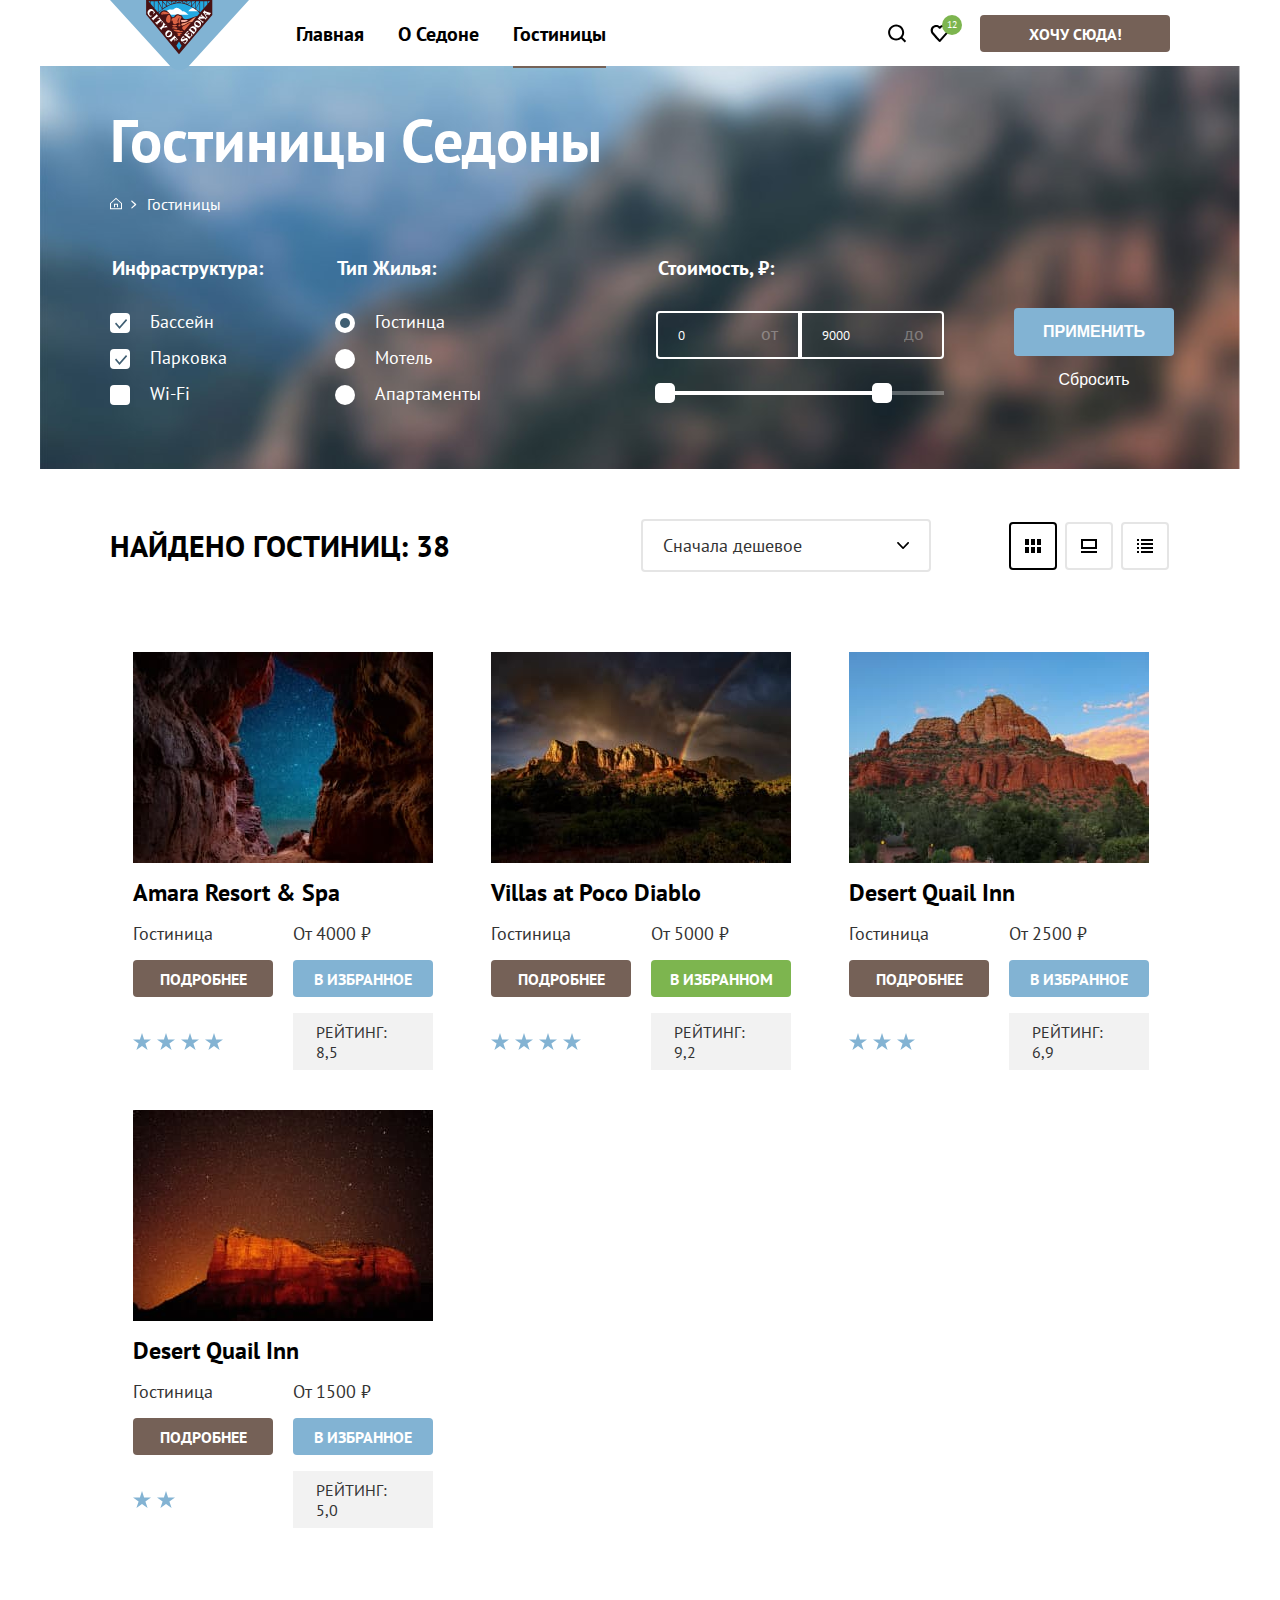
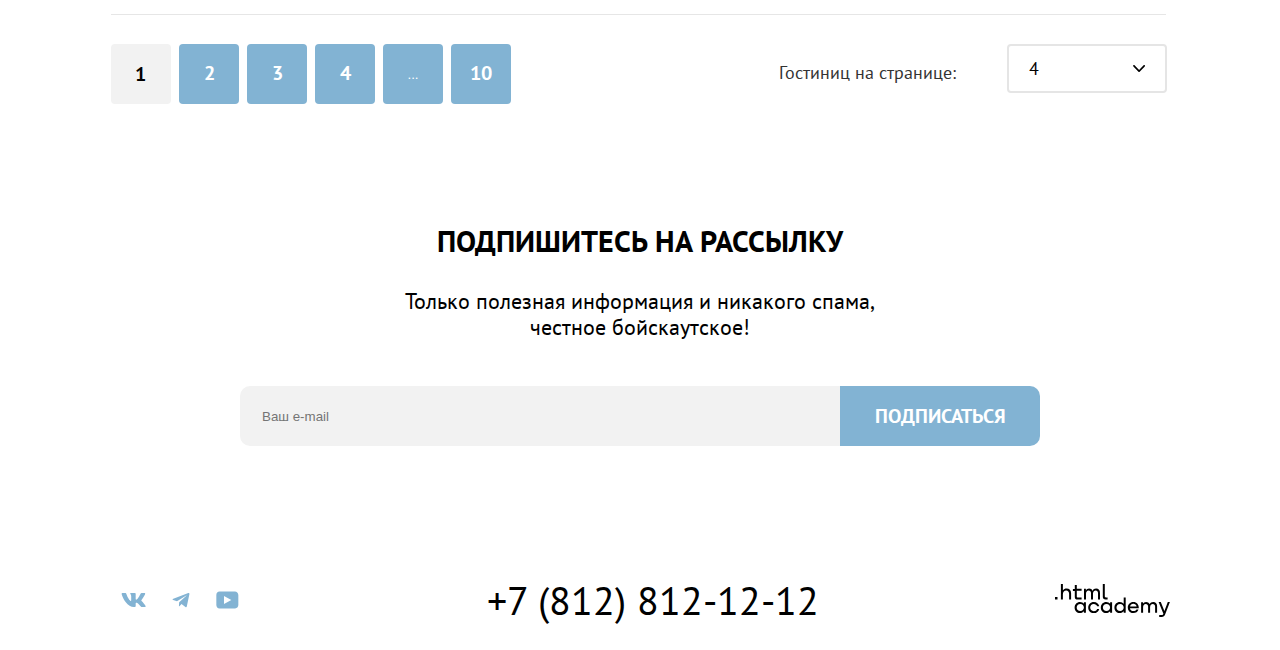
<file: 9/catalog.html>
<!DOCTYPE html>
<html lang="en">

    <head>
        <meta charset="UTF-8">
        <meta http-equiv="X-UA-Compatible" content="IE=edge">
        <meta name="viewport" content="width=device-width, initial-scale=1.0">
        <title>Каталог Седона</title>
        <link rel="stylesheet" href="styles/styles.css">
      <base href="https://htmlacademy-htmlcss.github.io/2019485-sedona-34/9/">
</head>

    <body>
        <div class="main-index-container">
            <!-- header start -->
            <header class="main-header">
                <a class="navigation-logo" href="index.html">
                    <img class="header-logo" src="images/svg/logo.svg" width="139" height="70" alt="Логотип Седона">
                </a>
                <nav class="navigation">
                    <ul class="navigation-list">
                        <li class="navigation-item">
                            <a class="navigation-link" href="index.html">Главная</a>
                        </li>
                        <li class="navigation-item">
                            <a class="navigation-link" href="#">О Седоне</a>
                        </li>
                        <li class="navigation-item">
                            <a class="navigation-link  link-active-catalog" href="catalog.html">Гостиницы</a>
                        </li>
                    </ul>
                    <ul class="navigation-list navigation-user">
                        <li class="navigation-item">
                            <a class="navigation-search" href="#">
                                <span class="visually-hidden">Поиск</span>
                            </a>
                        </li>
                        <li class="navigation-item">
                            <a class="navigation-favorite" href="#">
                                <span class="favorite-sum">12</span>
                                <span class="visually-hidden">Избранное</span>
                            </a>
                        </li>
                        <li class="navigation-item">
                            <a class="navigation-button" href="#">
                                Хочу сюда!
                            </a>
                        </li>
                    </ul>
                </nav>
            </header>
            <!-- header end -->
            <!-- main start -->
            <main class="main-index main-container">
                <div class="catalog-container">
                    <div class="filter-container">
                        <header class="filter-header">
                            <h1 class="filter-header-title">Гостиницы Седоны</h1>
                            <ul class="breadcrumbs-list">
                                <li class="breadcrumbs-item">
                                    <a class="breadcrumbs-link" href="index.html">
                                        <svg class="breadcrumbs-home" width="12" height="13" viewBox="0 0 12 13"
                                            fill="none" xmlns="http://www.w3.org/2000/svg">
                                            <path fill-rule="evenodd" clip-rule="evenodd"
                                                d="m0 6.15 6-5.5 6 5.5v6.2H0v-6.2Zm1 .4v4.8h10v-4.8l-5-4.5-5 4.5Zm4 3.8H4v-3.5h4v3.5H7v-2.5H5v2.5Z" />
                                        </svg>
                                    </a>
                                    <div class="bc-arrow-wrapper">
                                        <svg class="breadcrumbs-arrow" width="6" height="9" viewBox="0 0 6 9"
                                            fill="none" xmlns="http://www.w3.org/2000/svg">
                                            <path
                                                d="m5.051 4.075-3.8-3.4c-.2-.2-.6-.2-.9 0-.3.2-.2.6 0 .8l3.3 3-3.2 3c-.2.2-.2.6 0 .8 0 .1.3.2.4.2.1 0 .3-.1.4-.2l3.8-3.4c.3-.2.3-.6 0-.8Z" />
                                        </svg>
                                    </div>
                                </li>
                                <li class="breadcrumbs-item">
                                    <a class="breadcrumbs-link">Гостиницы</a>
                                </li>
                            </ul>
                        </header>
                        <section class="filter-hotels">
                            <h2 class="visually-hidden">Фильтр поиска гостиниц</h2>
                            <form class="catalog-filter" action="https://echo.htmlacademy.ru/" method="get">
                                <fieldset class="catalog-filter-group-infrastructure">
                                    <legend class="catalog-filter-title">Инфраструктура:</legend>
                                    <ul class="catalog-filter-list">
                                        <li class="catalog-filter-list-item">
                                            <label class="control">
                                                <input class="control-input visually-hidden" type="checkbox" checked
                                                    name="pool">
                                                <span class="control-mark"></span>
                                                <span class="control-label">Бассейн</span>
                                            </label>
                                        </li>
                                        <li class="catalog-filter-list-item">
                                            <label class="control">
                                                <input class="control-input visually-hidden" type="checkbox" checked
                                                    name="parking">
                                                <span class="control-mark"></span>
                                                <span class="control-label">Парковка</span>
                                            </label>
                                        </li>
                                        <li class="catalog-filter-list-item">
                                            <label class="control">
                                                <input class="control-input visually-hidden" type="checkbox"
                                                    name="wifi">
                                                <span class="control-mark"></span>
                                                <span class="control-label">Wi-Fi</span>
                                            </label>
                                        </li>
                                    </ul>
                                </fieldset>
                                <fieldset class="catalog-filter-group-type">
                                    <legend class="catalog-filter-title">Тип Жилья:</legend>
                                    <ul class="catalog-filter-list">
                                        <li class="catalog-filter-list-item">
                                            <label class="control">
                                                <input class="control-input visually-hidden" type="radio" checked
                                                    name="apartment-type" value="hotel">
                                                <span class="control-radio"></span>
                                                <span class="control-label">Гостинца</span>
                                            </label>
                                        </li>
                                        <li class="catalog-filter-list-item">
                                            <label class="control">
                                                <input class="control-input visually-hidden" type="radio"
                                                    name="apartment-type" value="motel">
                                                <span class="control-radio"></span>
                                                <span class="control-label">Мотель</span>
                                            </label>
                                        </li>
                                        <li class="catalog-filter-list-item">
                                            <label class="control">
                                                <input class="control-input visually-hidden" type="radio"
                                                    name="apartment-type" value="apartments">
                                                <span class="control-radio"></span>
                                                <span class="control-label">Апартаменты</span>
                                            </label>
                                        </li>
                                    </ul>
                                </fieldset>
                                <fieldset class="catalog-filter-group-price">
                                    <legend class="catalog-filter-title">Стоимость, ₽:</legend>
                                    <div class="range-wrapper-inputs">
                                        <label class="catalog-filter-label"> <span
                                                class="filter-label label-min">от</span>
                                            <input class="range-input input-left" type="number" value="0"
                                                name="min-price">
                                        </label>
                                        <label class="catalog-filter-label"> <span
                                                class="filter-label label-max">до</span>
                                            <input class="range-input input-right" type="number" value="9000"
                                                name="max-price">
                                        </label>
                                    </div>
                                    <div class="range">
                                        <div class="range-scale">
                                            <div class="range-bar" style="right:62px; width: 227px">
                                                <button type="button" class="range-toggle toggle-min"></button>
                                                <button type="button" class="range-toggle toggle-max"></button>
                                            </div>
                                        </div>
                                    </div>

                                </fieldset>
                                <div class="filter-button-wrapper">
                                    <button class="button-submit" type="submit">Применить</button>
                                    <button class="button-reset" type="reset">Сбросить</button>
                                </div>
                            </form>
                        </section>
                    </div>
                    <section class="hotel-catalog">
                        <div class="hotel-title-block">
                            <h2 class="visually-hidden">Список гостиниц</h2>
                            <h2 class="hotel-total">Найдено гостиниц: 38</h2>
                            <div class="control-select-wrapper">
                                <select class="select-control" aria-label="Сортировка">
                                    <option value="cheap">Сначала дешевое</option>
                                    <option value="expensive">Сначала дорогое</option>
                                    <option value="popular">Сначала популярное</option>
                                </select>
                            </div>
                            <div class="hotel-catalog-icon">
                                <a class="button-table display-button" href="#">
                                    <span class="visually-hidden">Показать карточки</span>
                                </a>
                                <a class="button-wide display-button" href="#">
                                    <span class="visually-hidden">Широкое отображение</span>
                                </a>
                                <a class="button-list display-button" href="#">
                                    <span class="visually-hidden">Показать список</span>
                                </a>
                            </div>
                        </div>
                        <ul class="hotel-list">
                            <li class="hotel-card">
                                <a class="hotel-card-link" href="#">
                                    <img class="hotel-card-img" src="images/catalog/jpg/hotel-1.jpg" width="300"
                                        height="211" alt="Фото Amara Resort & Spa">
                                </a>
                                <a href="#" class="hotel-card-title-link">
                                    <h3 class="hotel-card-title">Amara Resort & Spa</h3>
                                </a>
                                <p class="hotel-card-description">Гостиница</p>
                                <p class="hotel-card-description-price">От 4000 ₽</p>
                                <a class="hotel-card-link-button" href="#">Подробнее</a>
                                <button class="hotel-card-favorite-button" type="button">В избранное</button>
                                <div class="hotel-stars">
                                    <div class="hotel-stars-item"></div>
                                    <div class="hotel-stars-item"></div>
                                    <div class="hotel-stars-item"></div>
                                    <div class="hotel-stars-item"></div>
                                </div>
                                <p class="hotel-rate">Рейтинг: 8,5</p>
                            </li>
                            <li class="hotel-card">
                                <a class="hotel-card-link" href="#">
                                    <img class="hotel-card-img" src="images/catalog/jpg/hotel-2.jpg" width="300"
                                        height="211" alt="Фото Villas at Poco Diablo">
                                </a>
                                <a href="#" class="hotel-card-title-link">
                                    <h3 class="hotel-card-title">Villas at Poco Diablo</h3>
                                </a>
                                <p class="hotel-card-description">Гостиница</p>
                                <p class="hotel-card-description-price">От 5000 ₽</p>
                                <a class="hotel-card-link-button" href="#">Подробнее</a>
                                <button class="hotel-card-favorite-button hotel-card-favorite-toggled" type="button">В
                                    избранном</button>
                                <div class="hotel-stars">
                                    <div class="hotel-stars-item"></div>
                                    <div class="hotel-stars-item"></div>
                                    <div class="hotel-stars-item"></div>
                                    <div class="hotel-stars-item"></div>
                                </div>
                                <p class="hotel-rate">Рейтинг: 9,2</p>
                            </li>
                            <li class="hotel-card">
                                <a class="hotel-card-link" href="#">
                                    <img class="hotel-card-img" src="images/catalog/jpg/hotel-3.jpg" width="300"
                                        height="211" alt="Фото Desert Quail Inn">
                                </a>
                                <a href="#" class="hotel-card-title-link">
                                    <h3 class="hotel-card-title">Desert Quail Inn</h3>
                                </a>
                                <p class="hotel-card-description">Гостиница</p>
                                <p class="hotel-card-description-price">От 2500 ₽</p>
                                <a class="hotel-card-link-button" href="#">Подробнее</a>
                                <button class="hotel-card-favorite-button" type="button">В избранное</button>
                                <div class="hotel-stars">
                                    <div class="hotel-stars-item"></div>
                                    <div class="hotel-stars-item"></div>
                                    <div class="hotel-stars-item"></div>
                                </div>
                                <p class="hotel-rate">Рейтинг: 6,9</p>
                            </li>
                            <li class="hotel-card">
                                <a class="hotel-card-link" href="#">
                                    <img class="hotel-card-img" src="images/catalog/jpg/hotel-4.jpg" width="300"
                                        height="211" alt="Фото Desert Quail Inn">
                                </a>
                                <a href="#" class="hotel-card-title-link">
                                    <h3 class="hotel-card-title">Desert Quail Inn</h3>
                                </a>
                                <p class="hotel-card-description">Гостиница</p>
                                <p class="hotel-card-description-price">От 1500 ₽</p>
                                <a class="hotel-card-link-button" href="#">Подробнее</a>
                                <button class="hotel-card-favorite-button" type="button">В избранное</button>
                                <div class="hotel-stars">
                                    <div class="hotel-stars-item"></div>
                                    <div class="hotel-stars-item"></div>
                                </div>
                                <p class="hotel-rate">Рейтинг: 5,0</p>
                            </li>
                        </ul>
                        <div class="pagination-container">
                            <ul class="pagination">
                                <li class="pagination-item">
                                    <a class="pagination-disabled" href="#">1</a>
                                </li>
                                <li class="pagination-item">
                                    <a class="pagination-link" href="#">2</a>
                                </li>
                                <li class="pagination-item">
                                    <a class="pagination-link" href="#">3</a>
                                </li>
                                <li class="pagination-item">
                                    <a class="pagination-link" href="#">4</a>
                                </li>
                                <li class="pagination-item">
                                    <button class="button pagination-more" type="button">...</button>
                                </li>
                                <li class="pagination-item">
                                    <a class="pagination-link" href="#">10</a>
                                </li>
                            </ul>
                            <p class="catalog-view">Гостиниц на странице:</p>
                            <select class="select-pagination" aria-label="Количество гостиниц на странице">
                                <option value="small">4</option>
                                <option value="medium">8</option>
                                <option value="all">Все</option>
                            </select>
                        </div>
                    </section>

                    <section class="subscription subscription-catalog">
                        <span class="visually-hidden">Подписка на рассылку</span>
                        <h2 class="subscription-title">Подпишитесь на рассылку</h2>
                        <p class="subscription-description">Только полезная информация и никакого спама,<br> честное
                            бойскаутское!</p>
                        <form class="subscription-form" action="https://echo.htmlacademy.ru/" method="post">
                            <label class="visually-hidden" for="email-subscription">Email</label>
                            <input class="subscription-input" type="email" name="email-subscription"
                                id="email-subscription" placeholder="Ваш e-mail">
                            <button class="subscription-button" type="submit">Подписаться</button>
                        </form>
                    </section>
                </div>
            </main>
            <!-- main end -->
            <!-- footer start -->
            <footer class="main-footer">
                <div class="footer-contacts">
                    <span class="visually-hidden">Наши социальные сети</span>
                    <ul class="socials-list">
                        <li class="socials-item">
                            <a class="socials-icon" href="https://vk.com/htmlacademy">
                                <svg class="socials-vk socials-status" aria-hidden="true" focusable="false" width="25"
                                    height="14" viewBox="0 0 25 14" fill="none" xmlns="http://www.w3.org/2000/svg">
                                    <path fill-rule="evenodd" clip-rule="evenodd"
                                        d="M24.116.948c.166-.546 0-.948-.795-.948h-2.625c-.668 0-.976.347-1.143.73 0 0-1.335 3.196-3.226 5.272-.612.602-.89.793-1.224.793-.167 0-.418-.191-.418-.738V.948c0-.656-.184-.948-.74-.948H9.817C9.4 0 9.15.304 9.15.593c0 .621.946.765 1.043 2.513v3.798c0 .833-.153.984-.487.984-.89 0-3.055-3.211-4.34-6.885C5.116.288 4.865 0 4.193 0H1.566c-.75 0-.9.347-.9.73 0 .682.89 4.07 4.145 8.551C6.981 12.341 10.036 14 12.82 14c1.67 0 1.875-.368 1.875-1.003v-2.313c0-.737.158-.884.687-.884.39 0 1.057.192 2.615 1.667C19.776 13.216 20.07 14 21.071 14h2.625c.75 0 1.126-.368.91-1.096-.238-.724-1.088-1.775-2.215-3.022-.612-.71-1.53-1.475-1.809-1.858-.389-.491-.278-.71 0-1.147 0 0 3.2-4.426 3.533-5.929h.001Z" />
                                </svg>
                                <span class="visually-hidden">VK</span>
                            </a>
                        </li>
                        <li class="socials-item">
                            <a class="socials-icon" href="https://t.me/htmlacademy ">
                                <svg class="socials-telegram socials-status" aria-hidden="true" focusable="false"
                                    width="18" height="15" viewBox="0 0 18 16" fill="none"
                                    xmlns="http://www.w3.org/2000/svg">
                                    <path
                                        d="M16.785.1.84 6.247C-.248 6.685-.24 7.292.64 7.563L4.735 8.84l9.472-5.976c.448-.273.857-.126.52.172L7.053 9.962H7.05h.002l-.283 4.22c.414 0 .597-.19.829-.413l1.988-1.934 4.136 3.055c.762.42 1.31.204 1.5-.706L17.938 1.39c.278-1.114-.425-1.619-1.153-1.29Z" />
                                </svg>
                                <span class="visually-hidden">Telegram</span>
                            </a>
                        </li>
                        <li class="socials-item">
                            <a class="socials-icon" href="https://www.youtube.com/user/htmlacademyru">
                                <svg class="socials-youtube socials-status" aria-hidden="true" focusable="false"
                                    width="23" height="18" viewBox="0 0 23 18" fill="none"
                                    xmlns="http://www.w3.org/2000/svg">
                                    <path
                                        d="M18.94.5H3.507C1.647.5.333 2.094.333 3.9v10.094c0 1.912 1.314 3.506 3.174 3.506H19.16c1.642 0 3.174-1.594 3.174-3.4V3.9C22.114 2.094 20.801.5 18.94.5ZM7.995 13.037V4.963L15.328 9l-7.333 4.037Z" />
                                </svg>
                                <span class="visually-hidden">Youtube</span>
                            </a>
                        </li>
                    </ul>
                    <a class="contact-phone" href="tel:+78128121212">+7 (812) 812-12-12</a>
                    <a class="academylink" href="https://htmlacademy.ru/">
                        <svg class="html-academy-link" width="115" height="33" viewBox="0 0 115 33" fill="none"
                            xmlns="http://www.w3.org/2000/svg">
                            <path
                                d="M0 12.9v2.6h2.5v-2.6H0ZM11.6 4.5c-1.6 0-2.8.7-3.6 1.7h-.1V0h-2v15.5h2v-5.3c0-2.1 1.3-3.6 3.3-3.6 1.8 0 2.9 1.4 2.9 3.2v5.7h2V9.4c.1-3-1.8-4.9-4.5-4.9ZM26.6 4.8h-4.8V1.1h-2v3.8h-1.9v2h1.9v6c0 1.7 1 2.7 2.7 2.7h4.1v-2h-3.7c-.7 0-1.1-.4-1.1-1.1V6.8h4.8v-2ZM41.1 4.6c-1.6 0-2.9.8-3.5 2.1h-.1c-.6-1.2-1.8-2.1-3.4-2.1-1.4 0-2.5.8-3.1 1.8h-.1V4.8H29v10.6h2V10c0-2 1-3.5 2.6-3.5 1.5 0 2.4 1 2.4 2.6v6.3h2V9.8c0-2.4 1.4-3.3 2.6-3.3 1.5 0 2.4 1 2.4 2.6v6.3h2V8.9c.1-2.5-1.4-4.3-3.9-4.3ZM47.8 12.7c0 1.7 1 2.7 2.8 2.7h2v-2h-1.7c-.7 0-1.1-.4-1.1-1.1V0h-2v12.7ZM28.9 19.7c-.9-1.1-2.2-1.8-3.9-1.8-3.1 0-5.4 2.3-5.4 5.6s2.3 5.6 5.4 5.6c1.8 0 3-.8 3.8-1.9h.1v1.6h2V18.2h-2v1.5Zm-3.6 7.4c-2.2 0-3.6-1.6-3.6-3.6s1.4-3.6 3.6-3.6 3.6 1.6 3.6 3.6c0 1.9-1.4 3.6-3.6 3.6ZM44.2 22c-.5-2.4-2.6-4.1-5.4-4.1-3.4 0-5.6 2.5-5.6 5.6 0 3.1 2.2 5.6 5.6 5.6 2.8 0 4.9-1.8 5.4-4.2h-2.1c-.4 1.3-1.7 2.3-3.3 2.3-2.2 0-3.6-1.6-3.6-3.6s1.4-3.6 3.6-3.6c1.6 0 2.8 1 3.3 2.2h2.1V22ZM55.1 19.7c-.9-1.1-2.2-1.8-3.9-1.8-3.1 0-5.4 2.3-5.4 5.6s2.3 5.6 5.4 5.6c1.8 0 3-.8 3.8-1.9h.1v1.6h2V18.2h-2v1.5Zm-3.6 7.4c-2.2 0-3.6-1.6-3.6-3.6s1.4-3.6 3.6-3.6 3.6 1.6 3.6 3.6c0 1.9-1.5 3.6-3.6 3.6ZM68.7 19.8c-.9-1.1-2.2-1.9-3.9-1.9-3.1 0-5.4 2.3-5.4 5.6s2.2 5.6 5.4 5.6c1.7 0 3-.8 3.8-1.8h.1v1.5h2V13.4h-2v6.4Zm-3.6 7.3c-2.2 0-3.6-1.6-3.6-3.6s1.4-3.6 3.6-3.6 3.6 1.6 3.6 3.6c-.1 2-1.5 3.6-3.6 3.6ZM78.3 17.9c-3.3 0-5.5 2.5-5.5 5.6 0 3 2.1 5.6 5.5 5.6 2.5 0 4.5-1.3 5.2-3.6h-2.1c-.5 1-1.6 1.6-3 1.6-1.9 0-3.3-1.3-3.4-2.9h8.8c.2-3.6-2-6.3-5.5-6.3Zm0 1.9c1.7 0 3 1 3.3 2.6h-6.5c.3-1.5 1.5-2.6 3.2-2.6ZM98.2 17.9c-1.6 0-2.9.8-3.6 2h-.1c-.6-1.2-1.8-2-3.4-2-1.4 0-2.5.7-3.1 1.8v-1.5h-1.9v10.6h2v-5.4c0-2 1-3.4 2.6-3.5 1.5 0 2.4 1 2.4 2.6v6.3h2v-5.6c0-2.4 1.4-3.3 2.6-3.3 1.5 0 2.4 1 2.4 2.6v6.3h2v-6.5c.1-2.6-1.4-4.4-3.9-4.4ZM109.4 27l-3.6-8.9h-2.2l4.8 11.6c-.3.9-.7 1.2-1.7 1.2h-2.5v2h2.5c1.8 0 2.8-.8 3.5-2.6l4.7-12.2h-2.1l-3.4 8.9Z">
                        </svg>
                    </a>
                </div>
            </footer>
            <!-- footer end -->
        </div>
    </body>

</html>
</file>
<file: styles/styles.css>
@font-face {
    font-family: "pt sans";
    src: url(/fonts/ptsans-400.woff2) format("woff2");
    font-weight: 400;
    font-style: normal;
    font-display: swap;
}

@font-face {
    font-family: "pt sans";
    src: url("/fonts/ptsans-700.woff2") format("woff2");
    font-weight: 700;
    font-style: normal;
    font-display: swap;
}

html {
    height: 100%;
}

body {
    margin: 0;
    font-family: "pt sans", sans-serif;
    font-size: 22px;
    line-height: 26px;
    color: #000000;
    min-width: 1280px;
}

.main-index-container {
    width: 1200px;
    margin: 0 auto;
    display: flex;
    flex-direction: column;
    min-height: 100%;
}

.visually-hidden {
    position: absolute;
    width: 1px;
    height: 1px;
    margin: -1px;
    padding: 0;
    border: 0;
    clip: rect(0 0 0 0);
    overflow: hidden;
}

/* header styles start */
.main-header {
    display: flex;
    padding: 0 70px 0 70px;
}

.navigation {
    display: flex;
    justify-content: space-between;
    width: 1000px;
}

.navigation-logo {
    z-index: 1;
    margin: 0 30px -10px 0;
}

.navigation-list {
    margin: 0;
    padding: 0;
    list-style-type: none;
    display: flex;
    flex-wrap: wrap;
    align-items: center;
}


.navigation-user {
    justify-content: flex-end;
}

.navigation-link {
    padding: 20px 17px 19px;
    font-weight: 700;
    font-size: 20px;
    line-height: 26px;
    text-decoration: none;
    color: inherit;
}

.link-active-index {
    position: relative;
}

.link-active-index:before {
    content: "";
    position: absolute;
    width: 68px;
    background-color: #756257;
    height: 2px;
    bottom: -2px;
}

.link-active-catalog {
    position: relative;
}

.link-active-catalog:before {
    content: "";
    position: absolute;
    width: 93px;
    background-color: #756257;
    height: 2px;
    bottom: -2px;
}

.navigation-search {
    width: 42px;
    height: 66px;
    display: block;
    background: url(../images/svg/search.svg) no-repeat center;
}

.navigation-favorite {
    position: relative;
    width: 42px;
    height: 66px;
    display: block;
    margin: 0 20px 0 0;
    background: url(../images/svg/favorite.svg) no-repeat center;
}

.favorite-sum {
    position: absolute;
    width: 20px;
    height: 20px;
    right: 2px;
    top: 15px;
    color: #fff;
    background: #7db54f;
    border-radius: 10px;
    left: 24px;
    box-sizing: border-box;
    z-index: 1;
    text-align: center;
    padding: 3px 0 4px;
    font-size: 10px;
    line-height: 13px;
}

.navigation-button {
    width: 160px;
    display: block;
    padding: 9px 15px 8px 15px;
    font-weight: 700;
    font-size: 16px;
    line-height: 20px;
    text-decoration: none;
    text-transform: uppercase;
    text-align: center;
    background-color: #756157;
    color: #ffffff;
    border-radius: 4px;
    box-sizing: border-box;
}

.navigation-button:hover {
    background: #615048;
}

.navigation-button:focus-visible {
    background: #615048;
    outline: 0;
}

.navigation-button:active {
    background: #756157;
    color: rgba(255, 255, 255, 0.3);
}

.navigation-button:disabled {
    background: #e5e5e5;
    color: #ffffff;
    outline: 0;
}

/* header styles end */
/* main styles start */
.main-container {
    flex-grow: 1;
}

.page-container {
    width: 1200px;
    margin: 0 auto;
}

.catalog-container {
    width: 1200px;
    margin: 0 auto;
    display: flex;
    flex-direction: column;
    min-height: 100%;
}

.promo-logo {
    display: block;
    margin: 0 auto;
}

.promo-container {
    background: url(../images/svg/divider.svg), url(../images/jpg/welcome-background-mountains.jpg);
    background-repeat: no-repeat, no-repeat;
    background-size: 100% auto, cover;
    background-position: bottom, top;
    background-color: #000000;
    color: #ffffff;
    padding: 52px 0 82px 0;
}

.main-welcome {
    padding: 63px 0 90px 0;
    box-sizing: border-box;
    width: 1200px;
    height: 282px;
}

.welcome-title {
    margin: 0 0 31px 0;
    font-weight: 700;
    font-size: 30px;
    line-height: 36px;
    text-align: center;
    text-transform: uppercase;
}

.welcome-description {
    margin: 0;
    text-align: center;
    color: #333333;
}

.advantages {
    font-size: 18px;
    line-height: 21px;
}

.bg-blue {
    background-color: #82b3d3;
    color: #ffffff;
}

.bg-blue .advantages-description {
    color: #ffffff
}

.advantages-block {
    width: 400px;
    padding: 20px 85px;
    display: flex;
    justify-content: center;
    flex-direction: column;
    box-sizing: border-box;
}

.advantages-title {
    margin: 0 0 30px 0;
    font-weight: 700;
    font-size: 24px;
    line-height: 28px;
    text-align: center;
    text-transform: uppercase;
}

.advantages-item {
    display: flex;
    min-height: 384px;
}

.advantages-img {
    height: 100%;
    object-fit: cover;
}

.advantages-number {
    margin: 0 0 30px 0;
    text-align: center;
}

.advantages-description {
    margin: 0;
    text-align: center;
    color: #333333
}

.advantages-list {
    display: flex;
    flex-wrap: wrap;
    margin: 0;
    padding: 0;
    list-style-type: none;
}

.advantages-cards {
    width: 400px;
    min-height: 384px;
    display: flex;
    flex-direction: column;
    padding: 0 85px;
    box-sizing: border-box;
    justify-content: center;
}

.advantages-cards:nth-child(even) {
    background: rgba(131, 179, 211, 0.12);
}

.advantages-item-bottom:nth-child(even) {
    background: rgba(131, 179, 211, 0.12);
}

.advantages-item-bottom:nth-child(odd) {
    background: rgba(131, 179, 211, 0.2);
}

.card-icon {
    width: 75px;
    height: 75px;
    margin: 0 0 30px 0;
    align-self: center;
}

.card-icon-house {
    background: url(../images/svg/house-icon.svg) no-repeat;
}

.card-icon-food {
    background: url(../images/svg/food.svg) no-repeat;

}

.card-icon-souvenir {
    background: url(../images/svg/souvenir.svg) no-repeat;
}

.cards-title {
    font-weight: 700;
    font-size: 24px;
    line-height: 28px;
    text-align: center;
    text-transform: uppercase;
    margin: 0 0 30px 0;
}

.cards-description {
    text-align: center;
    color: #333333;
    margin: 0;
}

.bg-lightgray {
    background: rgba(131, 179, 211, 0.2);
    color: #000000;
}

.hotel-search {
    width: 1200px;
    padding: 90px 0;
}

.hotel-search-title {
    margin: 0 auto 30px;
    font-weight: 700;
    font-size: 30px;
    line-height: 36px;
    text-align: center;
    text-transform: uppercase;
}

.hotel-search-description {
    margin: 0 auto 56px;
    text-align: center;
    color: #333333;
    max-width: 592px;
}

.hotel-search-link {
    display: block;
    margin: 0 auto;
    padding: 12px 15px;
    width: 574px;
    font-weight: 700;
    font-size: 20px;
    line-height: 36px;
    text-align: center;
    text-transform: uppercase;
    text-decoration: none;
    color: #ffffff;
    background-color: #756157;
    border-radius: 4px;
    box-sizing: border-box;
}

.hotel-search-link:hover {
    background: #615048;
}

.hotel-search-link:focus-visible {
    background: #615048;
    outline: 0;
}

.hotel-search-link:active {
    background: #756157;
    color: rgba(255, 255, 255, 0.3);
}

.hotel-search-link:disabled {
    background: #e5e5e5;
    color: #ffffff;
}

.subscription {
    width: 1200px;
    padding: 94px 0;
    background: url(../images/jpg/subscription-background-valley.jpg) no-repeat #000000;
    background-size: cover;
    color: #ffffff;


}

.subscription-title {
    margin: 0 auto 29px;
    font-weight: 700;
    font-size: 30px;
    line-height: 36px;
    text-transform: uppercase;
    text-align: center;
}

.subscription-description {
    text-align: center;
    margin: 0 0 46px;
}

.subscription-button {
    width: 200px;
    padding: 12px 15px;
    background-color: #82b3d3;
    color: #ffffff;
    text-transform: uppercase;
    text-decoration: none;
    border: none;
    border-radius: 0 10px 10px 0;
    font-weight: 700;
    font-size: 20px;
    line-height: 36px;
    font-family: inherit;
    cursor: pointer;
}

.subscription-button:hover {
    background: #68a2ca;
}

.subscription-button:focus-visible {
    background: #68a2ca;
    outline: 0;
}

.subscription-button:active {
    background: #82b3d3;
    color: rgba(255, 255, 255, 0.3);
}

.subscription-button:disabled {
    background: #e5e5e5;
    color: #ffffff;
}

.subscription-form {
    display: flex;
    flex-wrap: wrap;
    width: 800px;
    margin: 0 auto;
}

.subscription-input {
    width: 600px;
    height: 60px;
    padding: 20px 22px 19px 22px;
    box-sizing: border-box;
    background: #f2f2f2;
    border-radius: 10px 0 0 10px;
    border: 0;
    font-size: 18px;
    line-height: 21px;
}

/* main styles end */

/* footer styles start */
.footer-contacts {
    display: flex;
    width: 1060px;
    padding: 40px 0 30px 0;
    margin: 0 auto;
    justify-content: space-between;
}

.socials-list {
    display: flex;
    justify-content: space-between;
    align-items: center;
    list-style-type: none;
    padding: 0;
    margin: 0;
}

.socials-item {
    position: relative;
}

.socials-icon {
    padding: 12px 15px;
    display: block;
    width: 47px;
    box-sizing: border-box;
}

.socials-status {
    fill: #83b3d3;
}

.socials-status:hover {
    fill: #68a2ca;
}

.socials-status:focus {
    fill: #68a2ca;
}

.socials-status:active {
    fill: rgba(104, 162, 202, 0.3);
}

.socials-vk {
    position: absolute;
    top: 0;
    right: 0;
    left: 0;
    bottom: 0;
    margin: auto;
}

.socials-telegram {
    position: absolute;
    top: 0;
    right: 0;
    left: 0;
    bottom: 0;
    margin: auto;
}

.socials-youtube {
    position: absolute;
    top: 0;
    right: 0;
    left: 0;
    bottom: 0;
    margin: auto;
}

.contact-phone {
    align-self: center;
    color: #000000;
    font-size: 40px;
    line-height: 40px;
    text-transform: uppercase;
    text-decoration: none;
}

.contact-phone:hover {
    color: #756157;
}

.contact-phone:focus {
    color: #756157;
}

.contact-phone:active {
    color: rgba(117, 97, 87, 0.3);
}

.academylink {
    position: relative;
    align-self: center;
    width: 115px;
}

.html-academy-link {
    position: absolute;
    top: 0;
    right: 0;
    bottom: 0;
    left: 0;
    margin: auto;
    fill: #000000;
}

.html-academy-link:hover {
    fill: #756157;
}

.html-academy-link:focus {
    fill: #756157;
}

.html-academy-link:active {
    fill: rgba(117, 97, 87, 0.3);
}

/* footer styles end */

/* catalog styles */
.filter-header {
    margin: 0 0 40px 0;
}

.filter-header-title {
    margin-top: 0;
    margin-bottom: 10px;
    font-weight: 700;
    font-size: 60px;
    line-height: 78px;
    color: #ffffff;
}

.filter-container {
    width: 1200px;
    background: url(../images/catalog/png/mountain-bg.png) no-repeat;
    background-size: cover;
    background-color: #000000;
    padding: 35px 70px 70px 70px;
    box-sizing: border-box;
}

.catalog-filter {
    display: flex;
}

.catalog-filter-list-item:not(:last-child) {
    margin: 0 0 15px 0;
}

.catalog-filter-group-infrastructure {
    margin: 0 70px 0 0;
    padding: 0;
    border: 0;
}

.catalog-filter-group-type {
    margin: 0 175px 0 0;
    padding: 0;
    border: 0;
}

.catalog-filter-group-price {
    margin: 0 70px 0 0;
    padding: 0;
    border: 0;
}

.catalog-filter-label:hover {
    opacity: 0.6;
    border: #ffffff;
}

.catalog-filter-label:active {
    background: #756257;
}

.catalog-filter-label:focus {
    box-shadow: 0 0 0 3px #81b3d2;
}

.filter-label {
    position: absolute;
    top: 12px;
    color: #ffffff;
    opacity: 0.3;
    font-weight: 400;
    font-size: 18px;
    line-height: 21px;
}

.label-min {
    left: 105px;
}

.label-max {
    right: 20px
}

.range-wrapper-inputs {
    display: flex;
    margin-bottom: 32px;
    position: relative;
}

.range-input {
    width: 144px;
    height: 48px;
    border: 2px solid #ffffff;
    background: transparent;
    color: #ffffff;
    padding: 13px 20px 14px;
    box-sizing: border-box;
    font-family: inherit;
    appearance: none;
    font-size: 18px;
    line-height: 21px;
}

.range-input:disabled {
    border: 2px solid rgba(255, 255, 255, 0.3);
    color: rgba(255, 255, 255, 0.3);
    background: rgba(255, 255, 255, 0.1);
}

.input-left {
    border-radius: 4px 0 0 4px;
}

.input-right {
    border-radius: 0 4px 4px 0;
}

.range-input::-webkit-outer-spin-button,
.range-input::-webkit-inner-spin-button {
    appearance: none;
    margin: 0;
}

.range-input {
    appearance: textfield;
}

.range-scale {
    position: relative;
    height: 4px;
    background: rgba(250, 250, 250, 0.3);
}

.range-bar {
    position: absolute;
    height: 4px;
    background-color: #ffffff;
}

.range-toggle {
    position: absolute;
    width: 20px;
    height: 20px;
    background: #ffffff;
    border-radius: 5px;
    border: 0;
    cursor: pointer;
}

.range-toggle:hover {
    border: 3px solid #83b3d3;
    box-shadow: 0 4px 10px rgba(0, 0, 0, 0.25);
    border-radius: 5px;
}

.range-toggle:active {
    border: 2px solid #83b3d3;
    box-shadow: 0 7px 15px rgba(0, 0, 0, 0.4);
    border-radius: 5px;
}

.toggle-min {
    top: -8px;
}

.toggle-max {
    right: -10px;
    top: -8px;

}

.filter-button-wrapper {
    display: flex;
    flex-direction: column;
    padding: 55px 0 0 0;
}

.button-submit {
    border: 0;
    background-color: #82b3d3;
    color: #ffffff;
    border-radius: 4px;
    width: 160px;
    padding: 14px 15px;
    font-weight: 700;
    font-size: 16px;
    line-height: 20px;
    text-transform: uppercase;
    cursor: pointer;
    font-family: inherit;
}

.button-submit:hover {
    background: #68a2ca;
}

.button-submit:active {
    color: rgba(255, 255, 255, 0.3);
}

.button-submit:focus-visible {
    background: #68a2ca;
    outline: 0;
}

.button-submit:disabled {
    background: #e5e5e5;
    color: #ffffff;
}

.button-reset {
    border: 0;
    background-color: transparent;
    color: #ffffff;
    border-radius: 4px;
    width: 160px;
    padding: 20px 15px 0 15px;
    font-weight: 400;
    font-size: 16px;
    line-height: 20px;
    cursor: pointer;
}

.button-reset:hover {
    color: #ffffff;
    opacity: 0.6;
}

.button-reset:active {
    color: #ffffff;
    opacity: 0.3;
}

.button-reset:focus-visible {
    outline: 3px solid #83b3d3;
}

.catalog-filter-list {
    list-style-type: none;
    margin: 0;
    padding: 0;
}

.filter-hotels {
    display: flex;
}

.bc-arrow-wrapper {
    position: relative;
}

.breadcrumbs-list {
    display: flex;
    flex-wrap: wrap;
    list-style-type: none;
    margin: 0;
    padding: 0;
    color: #ffffff;
}

.breadcrumbs-item {
    line-height: 21px;
}

.breadcrumbs-link {
    margin: 0 25px 0 0;
    text-decoration: none;
    font-size: 16px;
    line-height: 21px;
}

.breadcrumbs-home {
    fill: #ffffff;
}

.breadcrumbs-home:hover {
    fill: rgba(255, 255, 255, 0.6);
}

.breadcrumbs-home:focus {
    fill: #ffffff;
}

.breadcrumbs-home:hover {
    fill: rgba(255, 255, 255, 0.3);
    ;
}

.breadcrumbs-arrow {
    position: absolute;
    fill: #fff;
    right: 10px;
    top: -15px;
}

.catalog-filter-title {
    color: #ffffff;
    font-weight: 700;
    font-size: 20px;
    line-height: 26px;
    margin: 0 0 30px 0;
}

.control {
    position: relative;
    display: block;
    color: #ffffff;
    font-size: 18px;
    line-height: 21px;
    padding: 0 0 0 40px;
}

.control-select-wrapper {
    position: relative;
}

.select-control {
    margin: 0 78px 0 0;
    color: #333333;
    background-color: #ffffff;
    width: 290px;
    font-size: 18px;
    line-height: 21px;
    font-family: inherit;
    padding: 14px 30px 14px 20px;
    border: 2px solid #e5e5e5;
    border-radius: 4px;
    background-image: url(../images/catalog/svg/select-arrow.svg);
    background-repeat: no-repeat;
    appearance: none;
    background-position: right 20px center;
}

.select-control:hover {
    border: 2px solid #68a2ca;
    outline: 0;
}

.select-control:active {
    border: 2px solid #3f5e72;
    outline: 0;
}

.select-control:focus-visible {
    outline: 2px solid #68a2ca;
}

.select-control:disabled {
    border: 2px solid rgba(0, 0, 0, 0.3);
    color: rgba(0, 0, 0, 0.3);
}

.control-mark {
    position: absolute;
    width: 20px;
    height: 20px;
    background: #ffffff;
    border-radius: 4px;
    left: 0;
    top: 2px;
}

.control-input[type="checkbox"]:checked + .control-mark::before {
    position: absolute;
    content: "";
    background: url(../images/catalog/svg/checkbox-arrow.svg) no-repeat center;
    top: 2px;
    right: 0;
    left: 2px;
    bottom: 0;
}

.control:hover .control-mark {
    background: rgba(255, 255, 255, 0.6);
}

.control:active .control-mark {
    background: rgba(255, 255, 255, 0.3);
}

.control-input:focus-within + .control-mark {
    background: rgba(255, 255, 255, 0.6);
    outline: 3px solid #83b3d3;
}

.control-radio {
    position: absolute;
    width: 20px;
    height: 20px;
    background: #ffffff;
    border-radius: 10px;
    left: 0;
    top: 2px;
}

.control-input[type="radio"]:checked + .control-radio::before {
    position: absolute;
    content: "";
    width: 10px;
    height: 10px;
    border-radius: 10px;
    background: #3f5e72;
    left: 5px;
    right: 5px;
    top: 5px;
    bottom: 5px;
}

.control:hover .control-radio {
    background: rgba(255, 255, 255, 0.6);
}

.control:active .control-radio {
    background: rgba(255, 255, 255, 0.3);
}

.control-input:focus-within + .control-radio {
    background: rgba(255, 255, 255, 0.6);
    outline: 3px solid #83b3d3;
}

.display-button {
    display: block;
    margin: 0 8px 0 0;
    width: 48px;
    height: 48px;
    border: 2px solid #e5e5e5;
    border-radius: 4px;
    box-sizing: border-box;
}

.button-table {
    background: url(../images/catalog/svg/icon-table.svg) no-repeat center;
    border: 2px solid #000000;
}

.button-table:hover {
    border: 2px solid #000000;
}

.button-table:focus-visible {
    border: 2px solid #68a2ca;
    outline: 0;
}

.button-table:active {
    border: 2px solid #000000;
}

.button-wide {
    background: url(../images/catalog/svg/icon-wide.svg) no-repeat center;
}

.button-wide:hover {
    border: 2px solid #000000;
}

.button-wide:focus-visible {
    border: 2px solid #68a2ca;
    outline: 0;
}

.button-wide:active {
    border: 2px solid #000000;
}

.button-list {
    background: url(../images/catalog/svg/icon-list.svg) no-repeat center;
}

.button-list:hover {
    border: 2px solid #000000;
}

.button-list:focus-visible {
    border: 2px solid #68a2ca;
    outline: 0;
}

.button-list:active {
    border: 2px solid #000000;
}

.hotel-title-block {
    display: flex;
    padding: 50px 70px 55px;
    align-items: center;
    box-sizing: border-box;
}

.hotel-total {
    margin: 0 191px 0 0;
    text-transform: uppercase;
    font-weight: 700;
    font-size: 30px;
    line-height: 36px;
    max-width: 338px;
}

.hotel-catalog {
    margin: 0 0 25px 0;
}

.hotel-catalog-icon {
    display: flex;
}

.hotel-list {
    display: grid;
    grid-template-columns: repeat(3, 340px);
    gap: 0 18px;
    margin: 0 0 96px 0;
    padding: 0 71px 0 73px;
    list-style-type: none;
}

.hotel-card {
    display: grid;
    grid-template-rows: 20px 211px min-content auto min-content min-content 20px;
    grid-template-columns: 20px 140px 20px 140px 20px;
}

.hotel-card-link {
    grid-column: 2 / 5;
    grid-row: 2 / 3;
}

.hotel-card-title-link {
    grid-column: 2 / 5;
    grid-row: 3 / 4;
    text-decoration: none;
    color: #000;
}

.hotel-card-title {
    margin-bottom: 16px;
    margin-top: 16px;
    font-weight: 700;
    font-size: 24px;
    line-height: 28px;
    text-decoration: none;
}

.hotel-card-description {
    margin: 0 0 16px 0;
    grid-column: 2 / 3;
    grid-row: 4 / 5;
    font-size: 18px;
    line-height: 21px;
    align-self: center;
    color: #333333;
}

.hotel-card-description-price {
    grid-column: 4 / 5;
    grid-row: 4 / 5;
    margin: 0;
    font-size: 18px;
    line-height: 21px;
    color: #333333;
}

.hotel-card-link-button {
    grid-column: 2 / 3;
    grid-row: 5 / 6;
    margin-bottom: 16px;
    text-decoration: none;
    color: #fff;
    background-color: #756157;
    padding: 9px 15px 8px 15px;
    text-transform: uppercase;
    font-weight: 700;
    font-size: 16px;
    line-height: 20px;
    text-align: center;
    border-radius: 4px;
}

.hotel-card-link-button:hover {
    background: #615048;
}

.hotel-card-link-button:focus-visible {
    background: #615048;
    outline: 0;
}

.hotel-card-link-button:active {
    background: #756157;
    color: rgba(255, 255, 255, 0.3);
}

.hotel-card-favorite-button {
    grid-column: 4 / 5;
    grid-row: 5 / 6;
    margin-bottom: 16px;
    text-decoration: none;
    color: #fff;
    background-color: #82b3d3;
    text-transform: uppercase;
    font-weight: 700;
    font-size: 16px;
    border-radius: 4px;
    border: none;
    font-family: inherit;
    cursor: pointer;
}

.hotel-card-favorite-button:hover {
    background: #68a2ca;
}

.hotel-card-favorite-button:focus-visible {
    background: #68a2ca;
    outline: 0;
}

.hotel-card-favorite-button:active {
    background: #82b3d3;
    color: rgba(255, 255, 255, 0.3);
}

.hotel-card-favorite-toggled {
    background-color: #7db54f;
}

.hotel-card-favorite-toggled:hover {
    background: #6c9e42;
}

.hotel-card-favorite-toggled:focus {
    background: #6c9e42;
}

.hotel-card-favorite-toggled:active {
    background: #7db54f;
    color: rgba(255, 255, 255, 0.3);
}


.hotel-stars {
    display: flex;
    align-items: center;
    margin: 0;
    grid-column: 2 / 3;
    grid-row: 6 / 7;
}

.hotel-stars-item {
    background: url(../images/catalog/svg/star.svg) no-repeat;
    width: 18px;
    height: 17px;
    margin: 0 6px 0 0;
}

.hotel-stars-item:last-child {
    margin: 0;
}

.hotel-rate {
    margin: 0;
    grid-column: 4 / 5;
    grid-row: 6 / 7;
    color: #333333;
    font-size: 16px;
    line-height: 20px;
    background: #f2f2f2;
    padding: 9px 22px 8px 23px;
    text-transform: uppercase;
}

.pagination-container {
    position: relative;
    display: flex;
    padding: 0 73px 0 71px;
}

.pagination-container::before {
    position: absolute;
    content: "";
    width: 1055px;
    height: 1px;
    background-color: #e6e6e6;
    top: -30px
}

.pagination {
    display: flex;
    flex-wrap: wrap;
    margin: 0;
    padding: 0;
    list-style-type: none;
    row-gap: 5px;
}

.pagination-item:not(:last-child) {
    margin: 0 8px 0 0;
}

.pagination-link {
    display: block;
    box-sizing: border-box;
    text-decoration: none;
    text-align: center;
    padding: 11px 0;
    min-width: 60px;
    min-height: 60px;
    font-weight: 700;
    font-size: 20px;
    line-height: 36px;
    color: #ffffff;
    background-color: #82b3d3;
    border-radius: 4px;
}

.pagination-link:hover {
    background: #68a2ca;
}

.pagination-link:focus-visible {
    background: #68a2ca;
    outline: 0;
}

.pagination-link:active {
    background: #82b3d3;
    color: rgba(255, 255, 255, 0.3);
}

.pagination-disabled {
    display: block;
    box-sizing: border-box;
    text-decoration: none;
    padding: 12px 24px;
    min-width: 60px;
    min-height: 60px;
    color: #000000;
    background-color: #f2f2f2;
    font-weight: 700;
    font-size: 20px;
    line-height: 36px;
    border-radius: 4px;
}

.pagination-more {
    display: block;
    box-sizing: border-box;
    text-decoration: none;
    padding: 12px 24px;
    min-width: 60px;
    min-height: 60px;
    border: 0;
    background-color: #82b3d3;
    color: #ffffff;
    border-radius: 4px;
    cursor: pointer;
}

.pagination-more:hover {
    background: #68a2ca;
}

.pagination-more:focus-visible {
    background: #68a2ca;
    outline: 0;
}

.pagination-more:active {
    background: #82b3d3;
    color: rgba(255, 255, 255, 0.3);
}

.catalog-view {
    font-size: 18px;
    line-height: 21px;
    color: #333333;
    margin: 0;
    margin-left: auto;
    margin-right: 51px;
    align-self: center;
}

.select-pagination {
    width: 160px;
    height: 49px;
    background-color: #fff;
    border: 2px solid #e5e5e5;
    border-radius: 4px;
    padding: 0 20px;
    box-sizing: border-box;
    font-size: 18px;
    line-height: 21px;
    font-family: inherit;
    background-image: url(../images/catalog/svg/select-arrow.svg);
    background-repeat: no-repeat;
    appearance: none;
    background-position: right 20px center;
}

.select-pagination:hover {
    border: 2px solid #68a2ca;
    outline: 0;
}

.select-pagination:active {
    border: 2px solid #3f5e72;
    outline: 0;
}

.select-pagination:focus-visible {
    outline: 2px solid #68a2ca;
}

.select-pagination:disabled {
    border: 2px solid rgba(0, 0, 0, 0.3);
    color: rgba(0, 0, 0, 0.3);
}

.small {
    font-size: 18px;
    line-height: 21px;
    color: #333333;
}

.medium {
    font-size: 18px;
    line-height: 21px;
    color: #333333;
}

.all {
    font-size: 18px;
    line-height: 21px;
    color: #333333;
}

.subscription-catalog {
    background: none;
    color: #000000;
}

/* modal styles start */
.modal-container {
    position: fixed;
    display: flex;
    width: 100%;
    height: 100%;
    top: 0;
    left: 0;
    background: rgba(242, 242, 242, 0.8);
    z-index: 2;
}

.modal-container-close {
    display: none
}

.modal {
    position: relative;
    margin: auto;
    padding: 62px 70px 70px 68px;
    background: #ffffff;
    box-shadow: 0 25px 50px rgba(0, 0, 0, 0.15);
    border-radius: 30px;
}


.modal-content {
    display: flex;
    flex-direction: column;
}

.modal-title {
    font-weight: 700;
    font-size: 30px;
    line-height: 36px;
    text-transform: uppercase;
    margin: 0 0 63px 0;
}

.check-in-label {
    display: flex;
    margin: 0 0 40px 0;
    position: relative;
}

.check-in-label:before {
    position: absolute;
    content: "Мы не можем отправить вас в прошлое.";
    left: 155px;
    font-weight: 400;
    font-size: 16px;
    line-height: 21px;
    top: 60px;
    color: #ff5757
}

.check-in-label:after {
    position: absolute;
    content: "";
    background: url(../images/svg/modal-calendar.svg) no-repeat;
    width: 15px;
    height: 15px;
    top: 18px;
    right: 20px;
}

.check-in {
    margin: 0 42px 0 0;
}

.checkin-input {
    position: relative;
    width: 420px;
    padding: 15px 19px 14px;
    border: 0;
    background: #f2f2f2;
    color: #000000;
    border-radius: 4px;
    min-height: 50px;
    box-sizing: border-box;
    font-weight: 400;
    font-size: 18px;
    line-height: 21px;
    font-family: inherit;
}

.checkin-input:hover {
    background: #e6e6e6;
    color: #000000;
    opacity: 0.6
}

.checkin-input:active {
    color: #000000;
    background: #ffffff;
    outline: 2px solid #000000;
    opacity: 1;
    border-radius: 4px;
}

.checkin-input:focus-within {
    background: #e6e6e6;
    outline: 3px solid #83b3d3;
    color: #000000;
    opacity: 0.6
}

.modal-form-label {
    font-weight: 700;
    font-size: 20px;
    line-height: 26px;
    align-self: center;
}

.check-out-label {
    display: flex;
    margin: 0 0 40px 0;
    position: relative;
}

.check-out-label:before {
    position: absolute;
    content: "На эти даты есть свободные номера. пока есть.";
    font-weight: 400;
    font-size: 16px;
    line-height: 21px;
    top: 60px;
    left: 155px;
}

.check-out-label:after {
    position: absolute;
    content: "";
    background: url(../images/svg/modal-calendar.svg) no-repeat;
    width: 15px;
    height: 15px;
    top: 18px;
    right: 20px;
}

.check-out {
    margin: 0 36px 0 0;
}

.adults-label {
    display: flex;
    position: relative;
}

.adults-less {
    height: 50px;
    width: 40px;
    position: absolute;
    left: 155px;
    border: 0;
    background: transparent;
    cursor: pointer;
}

.adults-more {
    position: absolute;
    width: 40px;
    height: 50px;
    left: 247px;
    border: 0;
    background: transparent;
    cursor: pointer;
}

.svg-plus {
    fill: rgba(0, 0, 0, 0.3);
    position: absolute;
    bottom: 17px;
    right: 19px;
    z-index: 1;
}

.svg-plus:hover {
    fill: #000000;
}

.svg-plus:active {
    fill: rgba(0, 0, 0, 0.2);
}

.svg-plus:focus-visible {
    outline: 3px solid #83b3d3;
}

.svg-minus {
    fill: rgba(0, 0, 0, 0.3);
    position: absolute;
    bottom: 23px;
    left: 19px;
}

.svg-minus:hover {
    fill: #000000;
}

.svg-minus:active {
    fill: rgba(0, 0, 0, 0.2);
}

.svg-minus:focus-visible {
    outline: 3px solid #83b3d3;
}

.adults-label-title {
    font-weight: 700;
    font-size: 20px;
    line-height: 26px;
    margin: 0 64px 0 0;
    font-family: inherit;
    align-self: center;
}

.adults-input {
    width: 133px;
    min-height: 50px;
    background: #f2f2f2;
    border-radius: 4px;
    border: 0;
    padding: 15px 60px 14px 60px;
    margin: 0 56px 0 0;
    box-sizing: border-box;
    text-align: center;
    font-size: 18px;
    line-height: 21px;
    font-family: inherit;
}

.children-input {
    width: 133px;
    min-height: 50px;
    background: #f2f2f2;
    border-radius: 4px;
    border: 0;
    padding: 15px 60px 14px 60px;
    box-sizing: border-box;
    text-align: center;
    font-size: 18px;
    line-height: 21px;
    font-family: inherit;
}

.children-label {
    display: flex;
}

.children-label-title {
    margin: 0 43px 0 0;
    align-self: center;
    font-weight: 700;
    font-size: 20px;
    line-height: 26px;
}

.children-more {
    position: absolute;
    width: 40px;
    height: 50px;
    right: 10px;
    border: 0;
    background: transparent;
    cursor: pointer;
}

.children-less {
    position: absolute;
    width: 40px;
    height: 50px;
    right: 95px;
    border: 0;
    background: transparent;
    cursor: pointer;
}

.modal-close-button {
    position: absolute;
    content: "";
    padding: 0;
    top: 54px;
    right: 70px;
    width: 53px;
    height: 53px;
    cursor: pointer;
    border-radius: 50%;
    border: 0;
}

.modal-close-icon {
    top: 20px;
    position: absolute;
    right: 20px;
}

.modal-close-button:hover {
    background: #e6e6e6;
}

.modal-close-button:active {
    background: #e6e6e6;
    fill: rgba(0, 0, 0, 0.3);
}

.modal-close-button:focus-visible {
    background: #e6e6e6;
    outline: 3px solid #83b3d3;
}

.modal-submit-button {
    width: 575px;
    padding: 12px 26px;
    border: 0;
    background: #83b3d3;
    border-radius: 10px;
    color: #fff;
    font-weight: 700;
    font-size: 20px;
    line-height: 36px;
    text-transform: uppercase;
    font-family: inherit;
    margin: 40px 0 0 0;
    cursor: pointer;
}

.modal-submit-button:hover {
    background: #68a2ca;
}

.modal-submit-button:active {
    background: #68a2ca;
    color: rgba(255, 255, 255, 0.3);
}

.modal-submit-button:focus-visible {
    background: #68a2ca;
    outline: 3px solid #756257;
}

.children-tooltip {
    position: absolute;
    right: 145px;
    top: 14px;
}

.tooltip-toggle {
    border: 0;
    background-color: transparent;
    padding: 0;
    margin: 0;
    display: block;
}

.tooltip-icon {
    width: 100%;
    height: 100%;
    fill: #83b3d3;
}

.tooltip-icon:hover {
    fill: #68a2ca;
}

.tooltip-info {
    width: 256px;
    background: #333333;
    color: #ffffff;
    box-shadow: 0 15px 30px rgba(0, 0, 0, 0.3);
    border-radius: 10px;
    padding: 15px 18px 18px 22px;
    font-size: 16px;
    line-height: 21px;
    position: absolute;
    top: 160%;
    right: -116px;
    box-sizing: border-box;
    display: none;
}

.tooltip-info:after {
    content: '';
    background-image: url("../images/svg/tooltip-arrow.svg");
    width: 19px;
    height: 9px;
    position: absolute;
    bottom: 100%;
    left: 0;
    right: 0;
    margin-left: auto;
    margin-right: auto;
}

.tooltip-toggle:hover + .tooltip-info,
.tooltip-toggle:focus + .tooltip-info {
    display: block;
}

/* modal styles end */
</file>
<file: 5/styles/styles.css>
@font-face {
    font-family: "PT Sans";
    src: url(/fonts/ptsans-400.woff2) format("woff2");
    font-weight: 400;
    font-style: normal;
    font-display: swap;
}

@font-face {
    font-family: "PT Sans";
    src: url(/fonts/ptsans-700.woff2) format("woff2");
    font-weight: 700;
    font-style: normal;
    font-display: swap;
}

html {
    height: 100%;
}

body {
    margin: 0;
    display: flex;
    flex-direction: column;
    min-height: 100%;
    font-family: "PT Sans", sans-serif;
    font-size: 22px;
    line-height: 26px;
    color: #000000;
}

.visually-hidden {
    position: absolute;
    width: 1px;
    height: 1px;
    margin: -1px;
    padding: 0;
    border: 0;
    clip: rect(0 0 0 0);
    overflow: hidden;
}

/* Header Styles start */
.main-header {
    display: flex;
    width: 1200px;
    margin: 0 auto;
}

.navigation {
    display: flex;
    justify-content: space-between;
    width: 1000px;
    height: 65px;
}

.navigation-logo {
    margin: 0 0 0 70px;
}

.navigation-list {
    display: flex;
    width: 470px;
}

.navigation-item {
    list-style-type: none;
    padding: 0 34px 0 0;
}

.navigation-user {
    width: 263px;
    margin-left: auto;
}

.navigation-link {
    font-weight: 700;
    font-size: 20px;
    line-height: 26px;
    text-decoration: none;
    color: inherit;
}

.navigation-button {
    width: 160px;
    display: block;
    padding: 9px 15px 8px 15px;
    font-weight: 700;
    font-size: 16px;
    line-height: 20px;
    text-decoration: none;
    text-transform: uppercase;
    text-align: center;
    background-color: #756157;
    color: #FFFFFF;
}

/* Header styles end */
/* Main styles start */
.main-container {
    flex-grow: 1;
}

.page-container {
    width: 1200px;
    margin: 0 auto;
}

.promo-logo {
    display: block;
    margin: 0 auto;
}

.promo-container {
    background: url(../images/jpg/welcome-background-mountains.jpg) no-repeat #FFFFFF;
    background-size: cover;
    background-color: #000000;
}

.main-welcome {
    width: 1200px;
    height: 282px;
}

.welcome-title {
    padding-top: 63px;
    font-weight: 700;
    font-size: 30px;
    line-height: 36px;
    text-align: center;
    text-transform: uppercase;
}

.welcome-description {
    text-align: center;
    color: #333333;
}

.advantages {
    font-size: 18px;
    line-height: 21px;
}

.advantages-item {
    width: 400px;
    height: 384px;
}


.bg-blue {
    background-color: #82B3D3;
    color: #FFFFFF;
}

.bg-blue .advantages-description {
    color: #FFFFFF
}

.advantages-title {
    font-weight: 700;
    font-size: 24px;
    line-height: 28px;
    text-align: center;
    text-transform: uppercase;
}

.advantages-number {
    text-align: center;
}

.advantages-description {
    text-align: center;
    color: #333333
}

.advantages-list {
    display: flex;
    flex-wrap: wrap;
    margin: 0;
    padding: 0;
    list-style-type: none;
}

.advantages-cards {
    width: 400px;
    height: 384px;
}

.bg-lightblue {
    background-color: rgba(131, 179, 211, 0.2);
    ;
    color: #000000;
}

.cards-title {
    font-weight: 700;
    font-size: 24px;
    line-height: 28px;
    text-align: center;
    text-transform: uppercase;
}

.cards-description {
    text-align: center;
    color: #333333;
}

.bg-lightgray {
    background-color: #83B3D31F;
    color: #000000;
}

.hotel-search {
    width: 1200px;
    max-height: 417px;
    padding: 90px 0;
}

.hotel-search-title {
    margin: 0 auto 30px;
    font-weight: 700;
    font-size: 30px;
    line-height: 36px;
    text-align: center;
    text-transform: uppercase;
}

.hotel-search-description {
    margin: 0 auto 56px;
    text-align: center;
    color: #333333;
}

.hotel-search-link {
    display: block;
    margin: 0 auto;
    padding: 12px 15px;
    width: 574px;
    font-weight: 700;
    font-size: 20px;
    line-height: 36px;
    text-align: center;
    text-transform: uppercase;
    text-decoration: none;
    color: #FFFFFF;
    background-color: #756157;
}

.subscription {
    width: 1200px;
    padding: 94px 0;
    background: url(../images/jpg/subscription-background-valley.jpg) no-repeat #000000;
    background-size: cover;
    color: #FFFFFF;


}

.subscription-title {
    margin: 0 auto 29px;
    font-weight: 700;
    font-size: 30px;
    line-height: 36px;
    text-transform: uppercase;
    text-align: center;
}

.subscription-description {
    width: 475px;
    margin: 0 auto 46px;
    text-align: center;
}

.subscription-button {
    width: 200px;
    padding: 12px 15px;
    background-color: #82B3D3;
    color: #FFFFFF;
    text-transform: uppercase;
    text-decoration: none;
    border: none;
}

.subscription-form {
    display: flex;
    width: 800px;
    margin: 0 auto;
}

.subscription-input {
    width: 600px;
    height: 60px;
}

/* Main styles end */

/* Footer styles start */
.footer-contacts {
    display: flex;
    width: 1060px;
    padding: 40px 0 30px 0;
    margin: 0 auto;
    justify-content: space-between;
}

.socials-list {
    display: flex;
    justify-content: space-between;
    list-style-type: none;
    width: 142px;
    padding: 0;
}

.socials-vk {
    background: url(../images/svg/vk-logo.svg) no-repeat;
    padding: 12px 15px;
}

.socials-telegram {
    background: url(../images/svg/telegram-logo.svg) no-repeat;
    padding: 12px 15px;
}

.socials-youtube {
    background: url(../images/svg/youtube-logo.svg) no-repeat;
    padding: 12px 15px;
}

.contact-phone {
    color: #000000;
    font-size: 40px;
    line-height: 40px;
    text-align: center;
    text-transform: uppercase;
    text-decoration: none;
}

.academylink {
    width: 115px;
}

/* Footer styles end */
</file>
<file: 6/styles/styles.css>
@font-face {
    font-family: "PT Sans";
    src: url(/fonts/ptsans-400.woff2) format("woff2");
    font-weight: 400;
    font-style: normal;
    font-display: swap;
}

@font-face {
    font-family: "PT Sans";
    src: url(/fonts/ptsans-700.woff2) format("woff2");
    font-weight: 700;
    font-style: normal;
    font-display: swap;
}

html {
    height: 100%;
}

body {
    margin: 0;
    font-family: "PT Sans", sans-serif;
    font-size: 22px;
    line-height: 26px;
    color: #000000;
}

.main-index-container {
    width: 1200px;
    margin: 0 auto;
    display: flex;
    flex-direction: column;
    min-height: 100%;
}

.visually-hidden {
    position: absolute;
    width: 1px;
    height: 1px;
    margin: -1px;
    padding: 0;
    border: 0;
    clip: rect(0 0 0 0);
    overflow: hidden;
}

/* Header Styles start */
.main-header {
    display: flex;
    padding: 0 70px 0 70px;
}

.navigation {
    display: flex;
    justify-content: space-between;
    width: 1000px;
}

.navigation-list {
    margin: 0;
    padding: 0;
    list-style-type: none;
    display: flex;
    align-items: center;
}


.navigation-user {
    justify-content: flex-end;
}

.navigation-link {
    padding: 20px 17px;
    font-weight: 700;
    font-size: 20px;
    line-height: 26px;
    text-decoration: none;
    color: inherit;
}

.navigation-search {
    width: 42px;
    height: 66px;
    display: block;
    background: url(../images/svg/search.svg) no-repeat center;
}

.navigation-favorite {
    width: 42px;
    height: 66px;
    display: block;
    margin: 0 20px 0 0;
    background: url(../images/svg/favorite.svg) no-repeat center;
}

.navigation-button {
    width: 160px;
    display: block;
    padding: 9px 15px 8px 15px;
    font-weight: 700;
    font-size: 16px;
    line-height: 20px;
    text-decoration: none;
    text-transform: uppercase;
    text-align: center;
    background-color: #756157;
    color: #FFFFFF;
    border-radius: 4px;
}

/* Header styles end */
/* Main styles start */
.main-container {
    flex-grow: 1;
}

.page-container {
    width: 1200px;
    margin: 0 auto;
}

.catalog-container {
    width: 1200px;
    margin: 0 auto;
    display: flex;
    flex-direction: column;
    min-height: 100%;
}

.promo-logo {
    display: block;
    margin: 0 auto;
}

.promo-container {
    background: url(../images/jpg/welcome-background-mountains.jpg) no-repeat #FFFFFF;
    background-size: cover;
    background-color: #000000;
    padding: 52px 0 82px 0;
}

.main-welcome {
    padding: 63px 0 90px 0;
    box-sizing: border-box;
    width: 1200px;
    height: 282px;
}

.welcome-title {
    margin: 0 0 31px 0;
    font-weight: 700;
    font-size: 30px;
    line-height: 36px;
    text-align: center;
    text-transform: uppercase;
}

.welcome-description {
    margin: 0;
    text-align: center;
    color: #333333;
}

.advantages {
    font-size: 18px;
    line-height: 21px;
}

.bg-blue {
    background-color: #82B3D3;
    color: #FFFFFF;
}

.bg-blue .advantages-description {
    color: #FFFFFF
}

.advantages-block {
    width: 400px;
    height: 384px;
    padding: 0 85px;
    display: flex;
    justify-content: center;
    flex-direction: column;
    box-sizing: border-box;
}

.advantages-title {
    margin: 0 0 30px 0;
    font-weight: 700;
    font-size: 24px;
    line-height: 28px;
    text-align: center;
    text-transform: uppercase;
}

.advantages-item {
    display: flex;
}

.advantages-number {
    margin: 0 0 30px 0;
    text-align: center;
}

.advantages-description {
    margin: 0;
    text-align: center;
    color: #333333
}

.advantages-list {
    display: flex;
    flex-wrap: wrap;
    margin: 0;
    padding: 0;
    list-style-type: none;
}

.advantages-cards {
    width: 400px;
    height: 384px;
}

.bg-lightblue {
    background-color: rgba(131, 179, 211, 0.2);
    ;
    color: #000000;
}

.cards-title {
    font-weight: 700;
    font-size: 24px;
    line-height: 28px;
    text-align: center;
    text-transform: uppercase;
}

.cards-description {
    text-align: center;
    color: #333333;
}

.bg-lightgray {
    background-color: #83B3D31F;
    color: #000000;
}

.hotel-search {
    width: 1200px;
    max-height: 417px;
    padding: 90px 0;
}

.hotel-search-title {
    margin: 0 auto 30px;
    font-weight: 700;
    font-size: 30px;
    line-height: 36px;
    text-align: center;
    text-transform: uppercase;
}

.hotel-search-description {
    margin: 0 auto 56px;
    text-align: center;
    color: #333333;
}

.hotel-search-link {
    display: block;
    margin: 0 auto;
    padding: 12px 15px;
    width: 574px;
    font-weight: 700;
    font-size: 20px;
    line-height: 36px;
    text-align: center;
    text-transform: uppercase;
    text-decoration: none;
    color: #FFFFFF;
    background-color: #756157;
    border-radius: 4px;
}

.subscription {
    width: 1200px;
    padding: 94px 0;
    background: url(../images/jpg/subscription-background-valley.jpg) no-repeat #000000;
    background-size: cover;
    color: #FFFFFF;


}

.subscription-title {
    margin: 0 auto 29px;
    font-weight: 700;
    font-size: 30px;
    line-height: 36px;
    text-transform: uppercase;
    text-align: center;
}

.subscription-description {
    width: 475px;
    margin: 0 auto 46px;
    text-align: center;
}

.subscription-button {
    width: 200px;
    padding: 12px 15px;
    background-color: #82B3D3;
    color: #FFFFFF;
    text-transform: uppercase;
    text-decoration: none;
    border: none;
    border-radius: 0 10px 10px 0;
}

.subscription-form {
    display: flex;
    width: 800px;
    margin: 0 auto;
}

.subscription-input {
    width: 600px;
    height: 60px;
}

/* Main styles end */

/* Footer styles start */
.footer-contacts {
    display: flex;
    width: 1060px;
    padding: 40px 0 30px 0;
    margin: 0 auto;
    justify-content: space-between;
}

.socials-list {
    display: flex;
    justify-content: space-between;
    align-items: center;
    list-style-type: none;
    padding: 0;
    margin: 0;
}

.socials-icon {
    padding: 12px 15px;
    display: block;
    width: 47px;
    box-sizing: border-box;
}

.socials-vk {
    background: url(../images/svg/vk-logo.svg) no-repeat center;

}

.socials-telegram {
    background: url(../images/svg/telegram-logo.svg) no-repeat center;

}

.socials-youtube {
    background: url(../images/svg/youtube-logo.svg) no-repeat center;
}

.contact-phone {
    align-self: center;
    color: #000000;
    font-size: 40px;
    line-height: 40px;
    text-transform: uppercase;
    text-decoration: none;
}

.academylink {
    align-self: center;
    width: 115px;
}

/* Footer styles end */

/* Catalog styles */
.filter-header {
    margin: 0 0 40px 0;
}

.filter-header-title {
    margin-top: 0;
    margin-bottom: 10px;
    font-weight: 700;
    font-size: 60px;
    line-height: 78px;
    color: #FFFFFF;
}

.filter-container {
    height: 403px;
    background: url(../images/jpg/welcome-background-mountains.jpg) no-repeat;
    padding: 35px 70px 70px 70px;
}

.catalog-filter {
    display: flex;
}

.catalog-filter-group-infrastructure {
    margin: 0 70px 0 0;
    padding: 0;
    border: 0;
}

.catalog-filter-group-type {
    margin: 0 175px 0 0;
    padding: 0;
    border: 0;
}

.catalog-filter-group-price {
    margin: 0 70px 0 0;
    padding: 0;
    border: 0;
}

.button-submit {
    height: 48px;
    border: 0;
    background-color: #82B3D3;
    color: #FFFFFF;
}

.button-reset {
    height: 48px;
    border: 0;
    background-color: transparent;
    color: #FFFFFF;
}

.catalog-filter-list {
    list-style-type: none;
    margin: 0;
    padding: 0;
}

.filter-hotels {
    display: flex;
    width: 1200px;
}

.breadcrumbs-list {
    display: flex;
    list-style-type: none;
    margin: 0;
    padding: 0;
    color: #FFFFFF;
}

.breadcrumbs-link {
    margin: 0 25px 0 0;
    text-decoration: none;
}

.catalog-filter-title {
    color: #FFFFFF;
    font-weight: 700;
    font-size: 20px;
    line-height: 26px;
}

.control {
    color: #FFFFFF;
    font-size: 18px;
    line-height: 21px;
}

.select-control {
    margin: 0 78px 0 0;
    color: #333333;
    background-color: #FFFFFF;
    border: 0;
    width: 290px;
    height: 49px;
    font-size: 18px;
    line-height: 21px;
}

.display-button {
    display: block;
    margin: 0 8px 0 0;
    width: 48px;
    height: 48px;
    border: 2px solid #E5E5E5;
    border-radius: 4px;
    box-sizing: border-box;
}

.button-table {
    background: url(../images/catalog/svg/icon-table.svg) no-repeat center;
    border: 2px solid #000000;

}

.button-wide {
    background: url(../images/catalog/svg/icon-wide.svg) no-repeat center;
}

.button-list {
    background: url(../images/catalog/svg/icon-list.svg) no-repeat center;
}

.hotel-title-block {
    display: flex;
    padding: 50px 70px 60px;
    align-items: center;
    box-sizing: border-box;
}

.hotel-total {
    margin: 0 191px 0 0;
    text-transform: uppercase;
    font-weight: 700;
    font-size: 30px;
    line-height: 36px;
    white-space: nowrap;
}

.hotel-catalog-icon {
    display: flex;
}

.hotel-card-title {
    font-weight: 700;
    font-size: 24px;
    line-height: 28px;
    text-decoration: none;
}

.hotel-card-description {
    font-size: 18px;
    line-height: 21px;
    color: #333333;
}

.hotel-rate {
    color: #333333;
    font-size: 16px;
    line-height: 20px;
}

.pagination-container {
    display: flex;
    padding: 0 73px 0 71px;
    margin: 0 0 25px 0;
}

.pagination {
    display: flex;
    margin: 0;
    padding: 0;
    list-style-type: none;
}

.pagination-item:not(:last-child) {
    margin: 0 8px 0 0;
}

.pagination-link {
    display: block;
    box-sizing: border-box;
    text-decoration: none;
    text-align: center;
    padding: 11px 0;
    width: 60px;
    height: 60px;
    font-weight: 700;
    font-size: 20px;
    line-height: 36px;
    color: #FFFFFF;
    background-color: #82B3D3;
}

.pagination-disabled {
    display: block;
    box-sizing: border-box;
    text-decoration: none;
    padding: 12px 24px;
    width: 60px;
    height: 60px;
    color: #000000;
    background-color: #F2F2F2;
    font-weight: 700;
    font-size: 20px;
    line-height: 36px;
}

.pagination-more {
    display: block;
    box-sizing: border-box;
    text-decoration: none;
    padding: 12px 24px;
    width: 60px;
    height: 60px;
    border: 0;
    background-color: #82B3D3;
    color: #FFFFFF;
}

.catalog-view {
    margin-left: auto;
    margin-right: 51px;
    font-size: 18px;
    line-height: 21px;
    color: #333333;
}

.select-pagination {
    width: 160px;
    border: 0;
    background-color: #E5E5E5;
}

.small {
    font-size: 18px;
    line-height: 21px;
    color: #333333;
}

.medium {
    font-size: 18px;
    line-height: 21px;
    color: #333333;
}

.all {
    font-size: 18px;
    line-height: 21px;
    color: #333333;
}

.subscription-catalog {
    background: none;
    color: #000000;
}
</file>
<file: 7/styles/styles.css>
@font-face {
    font-family: "PT Sans";
    src: url(/fonts/ptsans-400.woff2) format("woff2");
    font-weight: 400;
    font-style: normal;
    font-display: swap;
}

@font-face {
    font-family: "PT Sans";
    src: url(/fonts/ptsans-700.woff2) format("woff2");
    font-weight: 700;
    font-style: normal;
    font-display: swap;
}

html {
    height: 100%;
}

body {
    margin: 0;
    font-family: "PT Sans", sans-serif;
    font-size: 22px;
    line-height: 26px;
    color: #000000;
}

.main-index-container {
    width: 1200px;
    margin: 0 auto;
    display: flex;
    flex-direction: column;
    min-height: 100%;
}

.visually-hidden {
    position: absolute;
    width: 1px;
    height: 1px;
    margin: -1px;
    padding: 0;
    border: 0;
    clip: rect(0 0 0 0);
    overflow: hidden;
}

/* Header Styles start */
.main-header {
    display: flex;
    padding: 0 70px 0 70px;
}

.navigation {
    display: flex;
    justify-content: space-between;
    width: 1000px;
}

.navigation-list {
    margin: 0;
    padding: 0;
    list-style-type: none;
    display: flex;
    align-items: center;
}


.navigation-user {
    justify-content: flex-end;
}

.navigation-link {
    padding: 20px 17px;
    font-weight: 700;
    font-size: 20px;
    line-height: 26px;
    text-decoration: none;
    color: inherit;
}

.navigation-search {
    width: 42px;
    height: 66px;
    display: block;
    background: url(../images/svg/search.svg) no-repeat center;
}

.navigation-favorite {
    width: 42px;
    height: 66px;
    display: block;
    margin: 0 20px 0 0;
    background: url(../images/svg/favorite.svg) no-repeat center;
}

.navigation-button {
    width: 160px;
    display: block;
    padding: 9px 15px 8px 15px;
    font-weight: 700;
    font-size: 16px;
    line-height: 20px;
    text-decoration: none;
    text-transform: uppercase;
    text-align: center;
    background-color: #756157;
    color: #FFFFFF;
    border-radius: 4px;
}

/* Header styles end */
/* Main styles start */
.main-container {
    flex-grow: 1;
}

.page-container {
    width: 1200px;
    margin: 0 auto;
}

.catalog-container {
    width: 1200px;
    margin: 0 auto;
    display: flex;
    flex-direction: column;
    min-height: 100%;
}

.promo-logo {
    display: block;
    margin: 0 auto;
}

.promo-container {
    background: url(../images/jpg/welcome-background-mountains.jpg) no-repeat #FFFFFF;
    background-size: cover;
    background-color: #000000;
    padding: 52px 0 82px 0;
}

.main-welcome {
    padding: 63px 0 90px 0;
    box-sizing: border-box;
    width: 1200px;
    height: 282px;
}

.welcome-title {
    margin: 0 0 31px 0;
    font-weight: 700;
    font-size: 30px;
    line-height: 36px;
    text-align: center;
    text-transform: uppercase;
}

.welcome-description {
    margin: 0;
    text-align: center;
    color: #333333;
}

.advantages {
    font-size: 18px;
    line-height: 21px;
}

.bg-blue {
    background-color: #82B3D3;
    color: #FFFFFF;
}

.bg-blue .advantages-description {
    color: #FFFFFF
}

.advantages-block {
    width: 400px;
    height: 384px;
    padding: 0 85px;
    display: flex;
    justify-content: center;
    flex-direction: column;
    box-sizing: border-box;
}

.advantages-title {
    margin: 0 0 30px 0;
    font-weight: 700;
    font-size: 24px;
    line-height: 28px;
    text-align: center;
    text-transform: uppercase;
}

.advantages-item {
    display: flex;
}

.advantages-number {
    margin: 0 0 30px 0;
    text-align: center;
}

.advantages-description {
    margin: 0;
    text-align: center;
    color: #333333
}

.advantages-list {
    display: flex;
    flex-wrap: wrap;
    margin: 0;
    padding: 0;
    list-style-type: none;
}

.advantages-cards {
    width: 400px;
    height: 384px;
}

.bg-lightblue {
    background-color: rgba(131, 179, 211, 0.2);
    ;
    color: #000000;
}

.cards-title {
    font-weight: 700;
    font-size: 24px;
    line-height: 28px;
    text-align: center;
    text-transform: uppercase;
}

.cards-description {
    text-align: center;
    color: #333333;
}

.bg-lightgray {
    background-color: #83B3D31F;
    color: #000000;
}

.hotel-search {
    width: 1200px;
    max-height: 417px;
    padding: 90px 0;
}

.hotel-search-title {
    margin: 0 auto 30px;
    font-weight: 700;
    font-size: 30px;
    line-height: 36px;
    text-align: center;
    text-transform: uppercase;
}

.hotel-search-description {
    margin: 0 auto 56px;
    text-align: center;
    color: #333333;
}

.hotel-search-link {
    display: block;
    margin: 0 auto;
    padding: 12px 15px;
    width: 574px;
    font-weight: 700;
    font-size: 20px;
    line-height: 36px;
    text-align: center;
    text-transform: uppercase;
    text-decoration: none;
    color: #FFFFFF;
    background-color: #756157;
    border-radius: 4px;
}

.subscription {
    width: 1200px;
    padding: 94px 0;
    background: url(../images/jpg/subscription-background-valley.jpg) no-repeat #000000;
    background-size: cover;
    color: #FFFFFF;


}

.subscription-title {
    margin: 0 auto 29px;
    font-weight: 700;
    font-size: 30px;
    line-height: 36px;
    text-transform: uppercase;
    text-align: center;
}

.subscription-description {
    text-align: center;
    margin: 0 0 46px;
}

.subscription-button {
    width: 200px;
    padding: 12px 15px;
    background-color: #82B3D3;
    color: #FFFFFF;
    text-transform: uppercase;
    text-decoration: none;
    border: none;
    border-radius: 0 10px 10px 0;
}

.subscription-form {
    display: flex;
    width: 800px;
    margin: 0 auto;
}

.subscription-input {
    width: 600px;
    height: 60px;
}

/* Main styles end */

/* Footer styles start */
.footer-contacts {
    display: flex;
    width: 1060px;
    padding: 40px 0 30px 0;
    margin: 0 auto;
    justify-content: space-between;
}

.socials-list {
    display: flex;
    justify-content: space-between;
    align-items: center;
    list-style-type: none;
    padding: 0;
    margin: 0;
}

.socials-icon {
    padding: 12px 15px;
    display: block;
    width: 47px;
    box-sizing: border-box;
}

.socials-vk {
    background: url(../images/svg/vk-logo.svg) no-repeat center;

}

.socials-telegram {
    background: url(../images/svg/telegram-logo.svg) no-repeat center;

}

.socials-youtube {
    background: url(../images/svg/youtube-logo.svg) no-repeat center;
}

.contact-phone {
    align-self: center;
    color: #000000;
    font-size: 40px;
    line-height: 40px;
    text-transform: uppercase;
    text-decoration: none;
}

.academylink {
    align-self: center;
    width: 115px;
}

/* Footer styles end */

/* Catalog styles */
.filter-header {
    margin: 0 0 40px 0;
}

.filter-header-title {
    margin-top: 0;
    margin-bottom: 10px;
    font-weight: 700;
    font-size: 60px;
    line-height: 78px;
    color: #FFFFFF;
}

.filter-container {
    height: 403px;
    background: url(../images/jpg/welcome-background-mountains.jpg) no-repeat;
    padding: 35px 70px 70px 70px;
    box-sizing: border-box;
}

.catalog-filter {
    display: flex;
}

.catalog-filter-group-infrastructure {
    margin: 0 70px 0 0;
    padding: 0;
    border: 0;
}

.catalog-filter-group-type {
    margin: 0 175px 0 0;
    padding: 0;
    border: 0;
}

.catalog-filter-group-price {
    margin: 0 70px 0 0;
    padding: 0;
    border: 0;
}

.button-submit {
    height: 48px;
    border: 0;
    background-color: #82B3D3;
    color: #FFFFFF;
}

.button-reset {
    height: 48px;
    border: 0;
    background-color: transparent;
    color: #FFFFFF;
}

.catalog-filter-list {
    list-style-type: none;
    margin: 0;
    padding: 0;
}

.filter-hotels {
    display: flex;
}

.breadcrumbs-list {
    display: flex;
    list-style-type: none;
    margin: 0;
    padding: 0;
    color: #FFFFFF;
}

.breadcrumbs-link {
    margin: 0 25px 0 0;
    text-decoration: none;
}

.catalog-filter-title {
    color: #FFFFFF;
    font-weight: 700;
    font-size: 20px;
    line-height: 26px;
}

.control {
    color: #FFFFFF;
    font-size: 18px;
    line-height: 21px;
}

.select-control {
    margin: 0 78px 0 0;
    color: #333333;
    background-color: #FFFFFF;
    border: 0;
    width: 290px;
    height: 49px;
    font-size: 18px;
    line-height: 21px;
}

.display-button {
    display: block;
    margin: 0 8px 0 0;
    width: 48px;
    height: 48px;
    border: 2px solid #E5E5E5;
    border-radius: 4px;
    box-sizing: border-box;
}

.button-table {
    background: url(../images/catalog/svg/icon-table.svg) no-repeat center;
    border: 2px solid #000000;

}

.button-wide {
    background: url(../images/catalog/svg/icon-wide.svg) no-repeat center;
}

.button-list {
    background: url(../images/catalog/svg/icon-list.svg) no-repeat center;
}

.hotel-title-block {
    display: flex;
    padding: 50px 70px 60px;
    align-items: center;
    box-sizing: border-box;
}

.hotel-total {
    margin: 0 191px 0 0;
    text-transform: uppercase;
    font-weight: 700;
    font-size: 30px;
    line-height: 36px;
    white-space: nowrap;
}

.hotel-catalog-icon {
    display: flex;
}

.hotel-list {
    display: grid;
    grid-template-columns: repeat(3, 340px);
    gap: 0 18px;
    margin: 0 0 96px 0;
    padding: 0 71px 0 73px;
    list-style-type: none;
}

.hotel-card {
    display: grid;
    grid-template-rows: 20px 211px min-content auto min-content min-content 20px;
    grid-template-columns: 20px 140px 20px 140px 20px;
}

.hotel-card-link {
    grid-column: 2 / 5;
    grid-row: 2 / 3;
}

.hotel-card-title-link {
    grid-column: 2 / 5;
    grid-row: 3 / 4;
    text-decoration: none;
    color: #000;
}

.hotel-card-title {
    margin-bottom: 16px;
    margin-top: 16px;
    font-weight: 700;
    font-size: 24px;
    line-height: 28px;
    text-decoration: none;
}

.hotel-card-description {
    margin: 0 0 16px 0;
    grid-column: 2 / 3;
    grid-row: 4 / 5;
    font-size: 18px;
    line-height: 21px;
    align-self: center;
    color: #333333;
}

.hotel-card-description-price {
    grid-column: 4 / 5;
    grid-row: 4 / 5;
    margin: 0;
    font-size: 18px;
    line-height: 21px;
    color: #333333;
}

.hotel-card-link-button {
    grid-column: 2 / 3;
    grid-row: 5 / 6;
    margin-bottom: 16px;
    text-decoration: none;
    color: #fff;
    background-color: #756157;
    padding: 9px 15px 8px 15px;
    text-transform: uppercase;
    font-weight: 700;
    font-size: 16px;
    line-height: 20px;
    text-align: center;
    border-radius: 4px;
}

.hotel-card-favorite-button {
    grid-column: 4 / 5;
    grid-row: 5 / 6;
    margin-bottom: 16px;
    text-decoration: none;
    color: #fff;
    background-color: #82B3D3;
    text-transform: uppercase;
    font-weight: 700;
    font-size: 16px;
    border-radius: 4px;
    border: none;
}

.hotel-card-favorite-toggled {
    background-color: #7DB54F;
}

.hotel-stars {
    margin: 0;
    grid-column: 2 / 3;
    grid-row: 6 / 7;
}

.hotel-stars-4 {
    background: url(../images/catalog/svg/stars4.svg) no-repeat center;
}

.hotel-stars-3 {
    background: url(../images/catalog/svg/stars3.svg) no-repeat center;
}

.hotel-stars-2 {
    background: url(../images/catalog/svg/stars2.svg) no-repeat center;
}

.hotel-rate {
    margin: 0;
    grid-column: 4 / 5;
    grid-row: 6 / 7;
    color: #333333;
    font-size: 16px;
    line-height: 20px;
    background: #F2F2F2;
    padding: 9px 22px 8px 23px;
    text-transform: uppercase;
}

.pagination-container {
    display: flex;
    padding: 0 73px 0 71px;
    margin: 0 0 25px 0;
}

.pagination {
    display: flex;
    margin: 0;
    padding: 0;
    list-style-type: none;
}

.pagination-item:not(:last-child) {
    margin: 0 8px 0 0;
}

.pagination-link {
    display: block;
    box-sizing: border-box;
    text-decoration: none;
    text-align: center;
    padding: 11px 0;
    width: 60px;
    height: 60px;
    font-weight: 700;
    font-size: 20px;
    line-height: 36px;
    color: #FFFFFF;
    background-color: #82B3D3;
}

.pagination-disabled {
    display: block;
    box-sizing: border-box;
    text-decoration: none;
    padding: 12px 24px;
    width: 60px;
    height: 60px;
    color: #000000;
    background-color: #F2F2F2;
    font-weight: 700;
    font-size: 20px;
    line-height: 36px;
}

.pagination-more {
    display: block;
    box-sizing: border-box;
    text-decoration: none;
    padding: 12px 24px;
    width: 60px;
    height: 60px;
    border: 0;
    background-color: #82B3D3;
    color: #FFFFFF;
}

.catalog-view {
    margin-left: auto;
    margin-right: 51px;
    font-size: 18px;
    line-height: 21px;
    color: #333333;
}

.select-pagination {
    width: 160px;
    border: 0;
    background-color: #E5E5E5;
}

.small {
    font-size: 18px;
    line-height: 21px;
    color: #333333;
}

.medium {
    font-size: 18px;
    line-height: 21px;
    color: #333333;
}

.all {
    font-size: 18px;
    line-height: 21px;
    color: #333333;
}

.subscription-catalog {
    background: none;
    color: #000000;
}
</file>
<file: 8/styles/styles.css>
@font-face {
    font-family: "PT Sans";
    src: url(/fonts/ptsans-400.woff2) format("woff2");
    font-weight: 400;
    font-style: normal;
    font-display: swap;
}

@font-face {
    font-family: "PT Sans";
    src: url(/fonts/ptsans-700.woff2) format("woff2");
    font-weight: 700;
    font-style: normal;
    font-display: swap;
}

html {
    height: 100%;
}

body {
    margin: 0;
    font-family: "PT Sans", sans-serif;
    font-size: 22px;
    line-height: 26px;
    color: #000000;
}

.main-index-container {
    width: 1200px;
    margin: 0 auto;
    display: flex;
    flex-direction: column;
    min-height: 100%;
}

.visually-hidden {
    position: absolute;
    width: 1px;
    height: 1px;
    margin: -1px;
    padding: 0;
    border: 0;
    clip: rect(0 0 0 0);
    overflow: hidden;
}

/* Header Styles start */
.main-header {
    display: flex;
    padding: 0 70px 0 70px;
}

.navigation {
    display: flex;
    justify-content: space-between;
    width: 1000px;
}

.navigation-logo {
    z-index: 1;
    margin: 0 30px -10px 0;
}

.navigation-list {
    margin: 0;
    padding: 0;
    list-style-type: none;
    display: flex;
    align-items: center;
}


.navigation-user {
    justify-content: flex-end;
}

.navigation-link {
    padding: 20px 17px 19px;
    font-weight: 700;
    font-size: 20px;
    line-height: 26px;
    text-decoration: none;
    color: inherit;
}

.link-active {
    border-bottom: 2px solid #756257;
    position: relative;
}

.navigation-search {
    width: 42px;
    height: 66px;
    display: block;
    background: url(../images/svg/search.svg) no-repeat center;
}

.navigation-favorite {
    position: relative;
    width: 42px;
    height: 66px;
    display: block;
    margin: 0 20px 0 0;
    background: url(../images/svg/favorite.svg) no-repeat center;
}

.favorite-sum {
    position: absolute;
    width: 20px;
    height: 20px;
    right: 2px;
    top: 15px;
    color: #fff;
    background: #7DB54F;
    border-radius: 10px;
    left: 24px;
    box-sizing: border-box;
    z-index: 1;
    text-align: center;
    padding: 3px 0 4px;
    font-size: 10px;
    line-height: 13px;
}

.navigation-button {
    width: 160px;
    display: block;
    padding: 9px 15px 8px 15px;
    font-weight: 700;
    font-size: 16px;
    line-height: 20px;
    text-decoration: none;
    text-transform: uppercase;
    text-align: center;
    background-color: #756157;
    color: #FFFFFF;
    border-radius: 4px;
}

.navigation-button:hover {
    background: #615048;
}

.navigation-button:focus {
    background: #615048;
}

.navigation-button:active {
    background: #756157;
    color: rgba(255, 255, 255, 0.3);
}

/* Header styles end */
/* Main styles start */
.main-container {
    flex-grow: 1;
}

.page-container {
    width: 1200px;
    margin: 0 auto;
}

.catalog-container {
    width: 1200px;
    margin: 0 auto;
    display: flex;
    flex-direction: column;
    min-height: 100%;
}

.promo-logo {
    display: block;
    margin: 0 auto;
}

.promo-container {
    background: url(../images/svg/divider.svg), url(../images/jpg/welcome-background-mountains.jpg);
    background-repeat: no-repeat, no-repeat;
    background-size: 100% auto, cover;
    background-position: bottom, top;
    background-color: #000000;
    color: #FFFFFF;
    padding: 52px 0 82px 0;
}

.main-welcome {
    padding: 63px 0 90px 0;
    box-sizing: border-box;
    width: 1200px;
    height: 282px;
}

.welcome-title {
    margin: 0 0 31px 0;
    font-weight: 700;
    font-size: 30px;
    line-height: 36px;
    text-align: center;
    text-transform: uppercase;
}

.welcome-description {
    margin: 0;
    text-align: center;
    color: #333333;
}

.advantages {
    font-size: 18px;
    line-height: 21px;
}

.bg-blue {
    background-color: #82B3D3;
    color: #FFFFFF;
}

.bg-blue .advantages-description {
    color: #FFFFFF
}

.advantages-block {
    width: 400px;
    height: 384px;
    padding: 0 85px;
    display: flex;
    justify-content: center;
    flex-direction: column;
    box-sizing: border-box;
}

.advantages-title {
    margin: 0 0 30px 0;
    font-weight: 700;
    font-size: 24px;
    line-height: 28px;
    text-align: center;
    text-transform: uppercase;
}

.advantages-item {
    display: flex;
}

.advantages-number {
    margin: 0 0 30px 0;
    text-align: center;
}

.advantages-description {
    margin: 0;
    text-align: center;
    color: #333333
}

.advantages-list {
    display: flex;
    flex-wrap: wrap;
    margin: 0;
    padding: 0;
    list-style-type: none;
}

.advantages-cards {
    width: 400px;
    height: 384px;
    display: flex;
    flex-direction: column;
    padding: 0 85px;
    box-sizing: border-box;
    justify-content: center;
}

.bg-lightblue {
    background: rgba(131, 179, 211, 0.12);
    color: #000000;
}

.card-icon {
    width: 75px;
    height: 75px;
    margin: 0 0 30px 0;
    align-self: center;
}

.card-icon-house {
    background: url(../images/svg/house-icon.svg) no-repeat;
}

.card-icon-food {
    background: url(../images/svg/food.svg) no-repeat;

}

.card-icon-souvenir {
    background: url(../images/svg/souvenir.svg) no-repeat;
}

.cards-title {
    font-weight: 700;
    font-size: 24px;
    line-height: 28px;
    text-align: center;
    text-transform: uppercase;
    margin: 0 0 30px 0;
}

.cards-description {
    text-align: center;
    color: #333333;
    margin: 0;
}

.bg-lightgray {
    background: rgba(131, 179, 211, 0.2);
    color: #000000;
}

.hotel-search {
    width: 1200px;
    max-height: 417px;
    padding: 90px 0;
}

.hotel-search-title {
    margin: 0 auto 30px;
    font-weight: 700;
    font-size: 30px;
    line-height: 36px;
    text-align: center;
    text-transform: uppercase;
}

.hotel-search-description {
    margin: 0 auto 56px;
    text-align: center;
    color: #333333;
}

.hotel-search-link {
    display: block;
    margin: 0 auto;
    padding: 12px 15px;
    width: 574px;
    font-weight: 700;
    font-size: 20px;
    line-height: 36px;
    text-align: center;
    text-transform: uppercase;
    text-decoration: none;
    color: #FFFFFF;
    background-color: #756157;
    border-radius: 4px;
    box-sizing: border-box;
}

.hotel-search-link:hover {
    background: #615048;
}

.hotel-search-link:focus {
    background: #615048;
}

.hotel-search-link:active {
    background: #756157;
    color: rgba(255, 255, 255, 0.3);

}

.subscription {
    width: 1200px;
    padding: 94px 0;
    background: url(../images/jpg/subscription-background-valley.jpg) no-repeat #000000;
    background-size: cover;
    color: #FFFFFF;


}

.subscription-title {
    margin: 0 auto 29px;
    font-weight: 700;
    font-size: 30px;
    line-height: 36px;
    text-transform: uppercase;
    text-align: center;
}

.subscription-description {
    text-align: center;
    margin: 0 0 46px;
}

.subscription-button {
    width: 200px;
    padding: 12px 15px;
    background-color: #82B3D3;
    color: #FFFFFF;
    text-transform: uppercase;
    text-decoration: none;
    border: none;
    border-radius: 0 10px 10px 0;
    font-weight: 700;
    font-size: 20px;
    line-height: 36px;
    font-family: inherit;
}

.subscription-button:hover {
    background: #68A2CA;
}

.subscription-button:focus {
    background: #68A2CA;
}

.subscription-button:active {
    background: #82B3D3;
    color: rgba(255, 255, 255, 0.3);

}

.subscription-form {
    display: flex;
    width: 800px;
    margin: 0 auto;
}

.subscription-input {
    width: 600px;
    height: 60px;
}

/* Main styles end */

/* Footer styles start */
.footer-contacts {
    display: flex;
    width: 1060px;
    padding: 40px 0 30px 0;
    margin: 0 auto;
    justify-content: space-between;
}

.socials-list {
    display: flex;
    justify-content: space-between;
    align-items: center;
    list-style-type: none;
    padding: 0;
    margin: 0;
}

.socials-item {
    position: relative;
}

.socials-icon {
    padding: 12px 15px;
    display: block;
    width: 47px;
    box-sizing: border-box;
}

.socials-status {
    fill: #83B3D3;
}

.socials-status:hover {
    fill: #68A2CA;
}

.socials-status:focus {
    fill: #68A2CA;
}

.socials-status:active {
    fill: rgba(104, 162, 202, 0.3);
}

.socials-vk {
    position: absolute;
    top: 0;
    right: 0;
    left: 0;
    bottom: 0;
    margin: auto;
}

.socials-telegram {
    position: absolute;
    top: 0;
    right: 0;
    left: 0;
    bottom: 0;
    margin: auto;
}

.socials-youtube {
    position: absolute;
    top: 0;
    right: 0;
    left: 0;
    bottom: 0;
    margin: auto;
}

.contact-phone {
    align-self: center;
    color: #000000;
    font-size: 40px;
    line-height: 40px;
    text-transform: uppercase;
    text-decoration: none;
}

.contact-phone:hover {
    color: #756157;
}

.contact-phone:focus {
    color: #756157;
}

.contact-phone:active {
    color: rgba(117, 97, 87, 0.3);
}

.academylink {
    position: relative;
    align-self: center;
    width: 115px;
}

.html-academy-link {
    position: absolute;
    top: 0;
    right: 0;
    bottom: 0;
    left: 0;
    margin: auto;
    fill: #000000;
}

.html-academy-link:hover {
    fill: #756157;
}

.html-academy-link:focus {
    fill: #756157;
}

.html-academy-link:active {
    fill: rgba(117, 97, 87, 0.3);
}

/* Footer styles end */

/* Catalog styles */
.filter-header {
    margin: 0 0 40px 0;
}

.filter-header-title {
    margin-top: 0;
    margin-bottom: 10px;
    font-weight: 700;
    font-size: 60px;
    line-height: 78px;
    color: #FFFFFF;
}

.filter-container {
    height: 403px;
    background: url(../images/catalog/png/mountain-bg.png) no-repeat;
    padding: 35px 70px 70px 70px;
    box-sizing: border-box;
}

.catalog-filter {
    display: flex;
}

.catalog-filter-group-infrastructure {
    margin: 0 70px 0 0;
    padding: 0;
    border: 0;
}

.catalog-filter-group-type {
    margin: 0 175px 0 0;
    padding: 0;
    border: 0;
}

.catalog-filter-group-price {
    margin: 0 70px 0 0;
    padding: 0;
    border: 0;
}

.filter-button-wrapper {
    display: flex;
    flex-direction: column;
}

.button-submit {
    height: 48px;
    border: 0;
    background-color: #82B3D3;
    color: #FFFFFF;
    border-radius: 4px;
    width: 160px;
    padding: 14px 15px;
    font-weight: 700;
    font-size: 16px;
    line-height: 20px;
    text-transform: uppercase;
}

.button-reset {
    height: 48px;
    border: 0;
    background-color: transparent;
    color: #FFFFFF;
    border-radius: 4px;
    width: 160px;
    padding: 14px 15px;
    font-weight: 400;
    font-size: 16px;
    line-height: 20px;
}

.catalog-filter-list {
    list-style-type: none;
    margin: 0;
    padding: 0;
}

.filter-hotels {
    display: flex;
}

.bc-arrow-wrapper {
    position: relative;
}

.breadcrumbs-list {
    display: flex;
    list-style-type: none;
    margin: 0;
    padding: 0;
    color: #FFFFFF;
}

.breadcrumbs-link {
    margin: 0 25px 0 0;
    text-decoration: none;
    font-size: 16px;
    line-height: 21px;
}

.breadcrumbs-home {
    fill: #FFFFFF;
}

.breadcrumbs-home:hover {
    fill: rgba(255, 255, 255, 0.6);
}

.breadcrumbs-home:focus {
    fill: #FFFFFF;
}

.breadcrumbs-home:hover {
    fill: rgba(255, 255, 255, 0.3);
    ;
}

.breadcrumbs-arrow {
    position: absolute;
    fill: #FFF;
    right: 10px;
    top: -15px;
}

.catalog-filter-title {
    color: #FFFFFF;
    font-weight: 700;
    font-size: 20px;
    line-height: 26px;
}

.control {
    color: #FFFFFF;
    font-size: 18px;
    line-height: 21px;
}

.select-control {
    margin: 0 78px 0 0;
    color: #333333;
    background-color: #FFFFFF;
    border: 0;
    width: 290px;
    height: 49px;
    font-size: 18px;
    line-height: 21px;
}

.display-button {
    display: block;
    margin: 0 8px 0 0;
    width: 48px;
    height: 48px;
    border: 2px solid #E5E5E5;
    border-radius: 4px;
    box-sizing: border-box;
}

.button-table {
    background: url(../images/catalog/svg/icon-table.svg) no-repeat center;
    border: 2px solid #000000;
}

.button-table:hover {
    border: 2px solid #000000;
}

.button-table:focus {
    border: 2px solid #68A2CA;
}

.button-table:active {
    border: 2px solid #000000;
}

.button-wide {
    background: url(../images/catalog/svg/icon-wide.svg) no-repeat center;
}

.button-wide:hover {
    border: 2px solid #000000;
}

.button-wide:focus {
    border: 2px solid #68A2CA;
}

.button-wide:active {
    border: 2px solid #000000;
}

.button-list {
    background: url(../images/catalog/svg/icon-list.svg) no-repeat center;
}

.button-list:hover {
    border: 2px solid #000000;
}

.button-list:focus {
    border: 2px solid #68A2CA;
}

.button-list:active {
    border: 2px solid #000000;
}

.hotel-title-block {
    display: flex;
    padding: 50px 70px 60px;
    align-items: center;
    box-sizing: border-box;
}

.hotel-total {
    margin: 0 191px 0 0;
    text-transform: uppercase;
    font-weight: 700;
    font-size: 30px;
    line-height: 36px;
    white-space: nowrap;
}

.hotel-catalog-icon {
    display: flex;
}

.hotel-list {
    display: grid;
    grid-template-columns: repeat(3, 340px);
    gap: 0 18px;
    margin: 0 0 96px 0;
    padding: 0 71px 0 73px;
    list-style-type: none;
}

.hotel-card {
    display: grid;
    grid-template-rows: 20px 211px min-content auto min-content min-content 20px;
    grid-template-columns: 20px 140px 20px 140px 20px;
}

.hotel-card-link {
    grid-column: 2 / 5;
    grid-row: 2 / 3;
}

.hotel-card-title-link {
    grid-column: 2 / 5;
    grid-row: 3 / 4;
    text-decoration: none;
    color: #000;
}

.hotel-card-title {
    margin-bottom: 16px;
    margin-top: 16px;
    font-weight: 700;
    font-size: 24px;
    line-height: 28px;
    text-decoration: none;
}

.hotel-card-description {
    margin: 0 0 16px 0;
    grid-column: 2 / 3;
    grid-row: 4 / 5;
    font-size: 18px;
    line-height: 21px;
    align-self: center;
    color: #333333;
}

.hotel-card-description-price {
    grid-column: 4 / 5;
    grid-row: 4 / 5;
    margin: 0;
    font-size: 18px;
    line-height: 21px;
    color: #333333;
}

.hotel-card-link-button {
    grid-column: 2 / 3;
    grid-row: 5 / 6;
    margin-bottom: 16px;
    text-decoration: none;
    color: #fff;
    background-color: #756157;
    padding: 9px 15px 8px 15px;
    text-transform: uppercase;
    font-weight: 700;
    font-size: 16px;
    line-height: 20px;
    text-align: center;
    border-radius: 4px;
}

.hotel-card-link-button:hover {
    background: #615048;
}

.hotel-card-link-button:focus {
    background: #615048;
}

.hotel-card-link-button:active {
    background: #756157;
    color: rgba(255, 255, 255, 0.3);
}

.hotel-card-favorite-button {
    grid-column: 4 / 5;
    grid-row: 5 / 6;
    margin-bottom: 16px;
    text-decoration: none;
    color: #fff;
    background-color: #82B3D3;
    text-transform: uppercase;
    font-weight: 700;
    font-size: 16px;
    border-radius: 4px;
    border: none;
    font-family: inherit;
}

.hotel-card-favorite-button:hover {
    background: #68A2CA;
}

.hotel-card-favorite-button:focus {
    background: #68A2CA;
}

.hotel-card-favorite-button:active {
    background: #82B3D3;
    color: rgba(255, 255, 255, 0.3);
}

.hotel-card-favorite-toggled {
    background-color: #7DB54F;
}

.hotel-card-favorite-toggled:hover {
    background: #6C9E42;
}

.hotel-card-favorite-toggled:focus {
    background: #6C9E42;
}

.hotel-card-favorite-toggled:active {
    background: #7DB54F;
    color: rgba(255, 255, 255, 0.3);
}


.hotel-stars {
    display: flex;
    align-items: center;
    margin: 0;
    grid-column: 2 / 3;
    grid-row: 6 / 7;
}

.hotel-stars-item {
    background: url(../images/catalog/svg/star.svg) no-repeat;
    width: 18px;
    height: 17px;
    margin: 0 6px 0 0;
}

.hotel-stars-item:last-child {
    margin: 0;
}

.hotel-rate {
    margin: 0;
    grid-column: 4 / 5;
    grid-row: 6 / 7;
    color: #333333;
    font-size: 16px;
    line-height: 20px;
    background: #F2F2F2;
    padding: 9px 22px 8px 23px;
    text-transform: uppercase;
}

.pagination-container {
    display: flex;
    padding: 0 73px 0 71px;
    margin: 0 0 25px 0;
}

.pagination {
    display: flex;
    margin: 0;
    padding: 0;
    list-style-type: none;
}

.pagination-item:not(:last-child) {
    margin: 0 8px 0 0;
}

.pagination-link {
    display: block;
    box-sizing: border-box;
    text-decoration: none;
    text-align: center;
    padding: 11px 0;
    width: 60px;
    height: 60px;
    font-weight: 700;
    font-size: 20px;
    line-height: 36px;
    color: #FFFFFF;
    background-color: #82B3D3;
    border-radius: 4px;
}

.pagination-link:hover {
    background: #68A2CA;
}

.pagination-link:focus {
    background: #68A2CA;
}

.pagination-link:active {
    background: #82B3D3;
    color: rgba(255, 255, 255, 0.3);
}

.pagination-disabled {
    display: block;
    box-sizing: border-box;
    text-decoration: none;
    padding: 12px 24px;
    width: 60px;
    height: 60px;
    color: #000000;
    background-color: #F2F2F2;
    font-weight: 700;
    font-size: 20px;
    line-height: 36px;
    border-radius: 4px;
}

.pagination-more {
    display: block;
    box-sizing: border-box;
    text-decoration: none;
    padding: 12px 24px;
    width: 60px;
    height: 60px;
    border: 0;
    background-color: #82B3D3;
    color: #FFFFFF;
    border-radius: 4px;
}

.pagination-more:hover {
    background: #68A2CA;
}

.pagination-more:focus {
    background: #68A2CA;
}

.pagination-more:active {
    background: #82B3D3;
    color: rgba(255, 255, 255, 0.3);
}

.catalog-view {
    margin-left: auto;
    margin-right: 51px;
    font-size: 18px;
    line-height: 21px;
    color: #333333;
}

.select-pagination {
    width: 160px;
    background-color: #FFF;
    border: 2px solid #E5E5E5;
    border-radius: 4px;
    padding: 0 20px;
    box-sizing: border-box;
}

.small {
    font-size: 18px;
    line-height: 21px;
    color: #333333;
}

.medium {
    font-size: 18px;
    line-height: 21px;
    color: #333333;
}

.all {
    font-size: 18px;
    line-height: 21px;
    color: #333333;
}

.subscription-catalog {
    background: none;
    color: #000000;
}
</file>
<file: 9/styles/styles.css>
@font-face {
    font-family: "PT Sans";
    src: url(/fonts/ptsans-400.woff2) format("woff2");
    font-weight: 400;
    font-style: normal;
    font-display: swap;
}

@font-face {
    font-family: "PT Sans";
    src: url(/fonts/ptsans-700.woff2) format("woff2");
    font-weight: 700;
    font-style: normal;
    font-display: swap;
}

html {
    height: 100%;
}

body {
    margin: 0;
    font-family: "PT Sans", sans-serif;
    font-size: 22px;
    line-height: 26px;
    color: #000000;
}

.main-index-container {
    width: 1200px;
    margin: 0 auto;
    display: flex;
    flex-direction: column;
    min-height: 100%;
}

.visually-hidden {
    position: absolute;
    width: 1px;
    height: 1px;
    margin: -1px;
    padding: 0;
    border: 0;
    clip: rect(0 0 0 0);
    overflow: hidden;
}

/* Header Styles start */
.main-header {
    display: flex;
    padding: 0 70px 0 70px;
}

.navigation {
    display: flex;
    justify-content: space-between;
    width: 1000px;
}

.navigation-logo {
    z-index: 1;
    margin: 0 30px -10px 0;
}

.navigation-list {
    margin: 0;
    padding: 0;
    list-style-type: none;
    display: flex;
    align-items: center;
}


.navigation-user {
    justify-content: flex-end;
}

.navigation-link {
    padding: 20px 17px 19px;
    font-weight: 700;
    font-size: 20px;
    line-height: 26px;
    text-decoration: none;
    color: inherit;
}

.link-active-index {
    position: relative;
}

.link-active-index:before {
    content: "";
    position: absolute;
    width: 68px;
    background-color: #756257;
    height: 2px;
    bottom: -2px;
}

.link-active-catalog {
    position: relative;
}

.link-active-catalog:before {
    content: "";
    position: absolute;
    width: 93px;
    background-color: #756257;
    height: 2px;
    bottom: -2px;
}

.navigation-search {
    width: 42px;
    height: 66px;
    display: block;
    background: url(../images/svg/search.svg) no-repeat center;
}

.navigation-favorite {
    position: relative;
    width: 42px;
    height: 66px;
    display: block;
    margin: 0 20px 0 0;
    background: url(../images/svg/favorite.svg) no-repeat center;
}

.favorite-sum {
    position: absolute;
    width: 20px;
    height: 20px;
    right: 2px;
    top: 15px;
    color: #fff;
    background: #7DB54F;
    border-radius: 10px;
    left: 24px;
    box-sizing: border-box;
    z-index: 1;
    text-align: center;
    padding: 3px 0 4px;
    font-size: 10px;
    line-height: 13px;
}

.navigation-button {
    width: 160px;
    display: block;
    padding: 9px 15px 8px 15px;
    font-weight: 700;
    font-size: 16px;
    line-height: 20px;
    text-decoration: none;
    text-transform: uppercase;
    text-align: center;
    background-color: #756157;
    color: #FFFFFF;
    border-radius: 4px;
}

.navigation-button:hover {
    background: #615048;
}

.navigation-button:focus {
    background: #615048;
}

.navigation-button:active {
    background: #756157;
    color: rgba(255, 255, 255, 0.3);
}

/* Header styles end */
/* Main styles start */
.main-container {
    flex-grow: 1;
}

.page-container {
    width: 1200px;
    margin: 0 auto;
}

.catalog-container {
    width: 1200px;
    margin: 0 auto;
    display: flex;
    flex-direction: column;
    min-height: 100%;
}

.promo-logo {
    display: block;
    margin: 0 auto;
}

.promo-container {
    background: url(../images/svg/divider.svg), url(../images/jpg/welcome-background-mountains.jpg);
    background-repeat: no-repeat, no-repeat;
    background-size: 100% auto, cover;
    background-position: bottom, top;
    background-color: #000000;
    color: #FFFFFF;
    padding: 52px 0 82px 0;
}

.main-welcome {
    padding: 63px 0 90px 0;
    box-sizing: border-box;
    width: 1200px;
    height: 282px;
}

.welcome-title {
    margin: 0 0 31px 0;
    font-weight: 700;
    font-size: 30px;
    line-height: 36px;
    text-align: center;
    text-transform: uppercase;
}

.welcome-description {
    margin: 0;
    text-align: center;
    color: #333333;
}

.advantages {
    font-size: 18px;
    line-height: 21px;
}

.bg-blue {
    background-color: #82B3D3;
    color: #FFFFFF;
}

.bg-blue .advantages-description {
    color: #FFFFFF
}

.advantages-block {
    width: 400px;
    height: 384px;
    padding: 0 85px;
    display: flex;
    justify-content: center;
    flex-direction: column;
    box-sizing: border-box;
}

.advantages-title {
    margin: 0 0 30px 0;
    font-weight: 700;
    font-size: 24px;
    line-height: 28px;
    text-align: center;
    text-transform: uppercase;
}

.advantages-item {
    display: flex;
}

.advantages-number {
    margin: 0 0 30px 0;
    text-align: center;
}

.advantages-description {
    margin: 0;
    text-align: center;
    color: #333333
}

.advantages-list {
    display: flex;
    flex-wrap: wrap;
    margin: 0;
    padding: 0;
    list-style-type: none;
}

.advantages-cards {
    width: 400px;
    height: 384px;
    display: flex;
    flex-direction: column;
    padding: 0 85px;
    box-sizing: border-box;
    justify-content: center;
}

.bg-lightblue {
    background: rgba(131, 179, 211, 0.12);
    color: #000000;
}

.card-icon {
    width: 75px;
    height: 75px;
    margin: 0 0 30px 0;
    align-self: center;
}

.card-icon-house {
    background: url(../images/svg/house-icon.svg) no-repeat;
}

.card-icon-food {
    background: url(../images/svg/food.svg) no-repeat;

}

.card-icon-souvenir {
    background: url(../images/svg/souvenir.svg) no-repeat;
}

.cards-title {
    font-weight: 700;
    font-size: 24px;
    line-height: 28px;
    text-align: center;
    text-transform: uppercase;
    margin: 0 0 30px 0;
}

.cards-description {
    text-align: center;
    color: #333333;
    margin: 0;
}

.bg-lightgray {
    background: rgba(131, 179, 211, 0.2);
    color: #000000;
}

.hotel-search {
    width: 1200px;
    max-height: 417px;
    padding: 90px 0;
}

.hotel-search-title {
    margin: 0 auto 30px;
    font-weight: 700;
    font-size: 30px;
    line-height: 36px;
    text-align: center;
    text-transform: uppercase;
}

.hotel-search-description {
    margin: 0 auto 56px;
    text-align: center;
    color: #333333;
}

.hotel-search-link {
    display: block;
    margin: 0 auto;
    padding: 12px 15px;
    width: 574px;
    font-weight: 700;
    font-size: 20px;
    line-height: 36px;
    text-align: center;
    text-transform: uppercase;
    text-decoration: none;
    color: #FFFFFF;
    background-color: #756157;
    border-radius: 4px;
    box-sizing: border-box;
}

.hotel-search-link:hover {
    background: #615048;
}

.hotel-search-link:focus {
    background: #615048;
}

.hotel-search-link:active {
    background: #756157;
    color: rgba(255, 255, 255, 0.3);

}

.subscription {
    width: 1200px;
    padding: 94px 0;
    background: url(../images/jpg/subscription-background-valley.jpg) no-repeat #000000;
    background-size: cover;
    color: #FFFFFF;


}

.subscription-title {
    margin: 0 auto 29px;
    font-weight: 700;
    font-size: 30px;
    line-height: 36px;
    text-transform: uppercase;
    text-align: center;
}

.subscription-description {
    text-align: center;
    margin: 0 0 46px;
}

.subscription-button {
    width: 200px;
    padding: 12px 15px;
    background-color: #82B3D3;
    color: #FFFFFF;
    text-transform: uppercase;
    text-decoration: none;
    border: none;
    border-radius: 0 10px 10px 0;
    font-weight: 700;
    font-size: 20px;
    line-height: 36px;
    font-family: inherit;
    cursor: pointer;
}

.subscription-button:hover {
    background: #68A2CA;
}

.subscription-button:focus {
    background: #68A2CA;
}

.subscription-button:active {
    background: #82B3D3;
    color: rgba(255, 255, 255, 0.3);

}

.subscription-form {
    display: flex;
    width: 800px;
    margin: 0 auto;
}

.subscription-input {
    width: 600px;
    height: 60px;
    padding: 20px 22px 19px 22px;
    box-sizing: border-box;
    background: #F2F2F2;
    border-radius: 10px 0 0 10px;
    border: 0;
}

/* Main styles end */

/* Footer styles start */
.footer-contacts {
    display: flex;
    width: 1060px;
    padding: 40px 0 30px 0;
    margin: 0 auto;
    justify-content: space-between;
}

.socials-list {
    display: flex;
    justify-content: space-between;
    align-items: center;
    list-style-type: none;
    padding: 0;
    margin: 0;
}

.socials-item {
    position: relative;
}

.socials-icon {
    padding: 12px 15px;
    display: block;
    width: 47px;
    box-sizing: border-box;
}

.socials-status {
    fill: #83B3D3;
}

.socials-status:hover {
    fill: #68A2CA;
}

.socials-status:focus {
    fill: #68A2CA;
}

.socials-status:active {
    fill: rgba(104, 162, 202, 0.3);
}

.socials-vk {
    position: absolute;
    top: 0;
    right: 0;
    left: 0;
    bottom: 0;
    margin: auto;
}

.socials-telegram {
    position: absolute;
    top: 0;
    right: 0;
    left: 0;
    bottom: 0;
    margin: auto;
}

.socials-youtube {
    position: absolute;
    top: 0;
    right: 0;
    left: 0;
    bottom: 0;
    margin: auto;
}

.contact-phone {
    align-self: center;
    color: #000000;
    font-size: 40px;
    line-height: 40px;
    text-transform: uppercase;
    text-decoration: none;
}

.contact-phone:hover {
    color: #756157;
}

.contact-phone:focus {
    color: #756157;
}

.contact-phone:active {
    color: rgba(117, 97, 87, 0.3);
}

.academylink {
    position: relative;
    align-self: center;
    width: 115px;
}

.html-academy-link {
    position: absolute;
    top: 0;
    right: 0;
    bottom: 0;
    left: 0;
    margin: auto;
    fill: #000000;
}

.html-academy-link:hover {
    fill: #756157;
}

.html-academy-link:focus {
    fill: #756157;
}

.html-academy-link:active {
    fill: rgba(117, 97, 87, 0.3);
}

/* Footer styles end */

/* Catalog styles */
.filter-header {
    margin: 0 0 40px 0;
}

.filter-header-title {
    margin-top: 0;
    margin-bottom: 10px;
    font-weight: 700;
    font-size: 60px;
    line-height: 78px;
    color: #FFFFFF;
}

.filter-container {
    height: 403px;
    background: url(../images/catalog/png/mountain-bg.png) no-repeat;
    padding: 35px 70px 70px 70px;
    box-sizing: border-box;
}

.catalog-filter {
    display: flex;
}

.catalog-filter-list-item:not(:last-child) {
    margin: 0 0 15px 0;
}

.catalog-filter-group-infrastructure {
    margin: 0 70px 0 0;
    padding: 0;
    border: 0;
}

.catalog-filter-group-type {
    margin: 0 175px 0 0;
    padding: 0;
    border: 0;
}

.catalog-filter-group-price {
    margin: 0 70px 0 0;
    padding: 0;
    border: 0;
}

.catalog-filter-label:hover {
    opacity: 0.6;
    border: #FFFFFF;
}

.catalog-filter-label:active {
    background: #756257;
}

.catalog-filter-label:focus {
    box-shadow: 0 0 0 3px #81B3D2;
}

.filter-label {
    position: absolute;
    top: 12px;
    color: #FFFFFF;
    opacity: 0.3;
    font-weight: 400;
    font-size: 18px;
    line-height: 21px;
}

.label-min {
    left: 105px;
}

.label-max {
    right: 20px
}

.range-wrapper-inputs {
    display: flex;
    margin-bottom: 32px;
    position: relative;
}

.range-input {
    width: 144px;
    height: 48px;
    border: 2px solid #FFFFFF;
    background: transparent;
    color: #FFFFFF;
    padding: 13px 20px 14px;
    box-sizing: border-box;
    font-family: inherit;
    appearance: none;
}

.input-left {
    border-radius: 4px 0 0 4px;
}

.input-right {
    border-radius: 0 4px 4px 0;
}

.range-input::-webkit-outer-spin-button,
.range-input::-webkit-inner-spin-button {
    appearance: none;
    margin: 0;
}

.range-scale {
    position: relative;
    height: 4px;
    background: rgba(250, 250, 250, 0.3);
}

.range-bar {
    position: absolute;
    height: 4px;
    background-color: #FFFFFF;
}

.range-toggle {
    position: absolute;
    width: 20px;
    height: 20px;
    background: #FFFFFF;
    border-radius: 5px;
    border: 0;
    cursor: pointer;
}

.range-toggle:hover {
    border: 3px solid #83B3D3;
    box-shadow: 0 4px 10px rgba(0, 0, 0, 0.25);
    border-radius: 5px;
}

.range-toggle:active {
    border: 2px solid #83B3D3;
    box-shadow: 0 7px 15px rgba(0, 0, 0, 0.4);
    border-radius: 5px;
}

.toggle-min {
    top: -8px;
}

.toggle-max {
    right: -10px;
    top: -8px;

}

.filter-button-wrapper {
    display: flex;
    flex-direction: column;
    justify-content: flex-end;
}

.button-submit {
    height: 48px;
    border: 0;
    background-color: #82B3D3;
    color: #FFFFFF;
    border-radius: 4px;
    width: 160px;
    padding: 14px 15px;
    font-weight: 700;
    font-size: 16px;
    line-height: 20px;
    text-transform: uppercase;
    cursor: pointer;
}

.button-submit:hover {
    background: #68A2CA;
}

.button-submit:active {
    color: rgba(255, 255, 255, 0.3);
}

.button-submit:focus {
    background: #68A2CA;
}

.button-submit:disabled {
    background: #E5E5E5;
    color: #FFFFFF;
}

.button-reset {
    height: 48px;
    border: 0;
    background-color: transparent;
    color: #FFFFFF;
    border-radius: 4px;
    width: 160px;
    padding: 14px 15px;
    font-weight: 400;
    font-size: 16px;
    line-height: 20px;
    cursor: pointer;
}

.button-reset:hover {
    color: #FFFFFF;
    opacity: 0.6;
}

.button-reset:active {
    color: #FFFFFF;
    opacity: 0.3;
}

.button-reset:focus {
    box-shadow: 3px #83B3D3;
}

.catalog-filter-list {
    list-style-type: none;
    margin: 0;
    padding: 0;
}

.filter-hotels {
    display: flex;
}

.bc-arrow-wrapper {
    position: relative;
}

.breadcrumbs-list {
    display: flex;
    list-style-type: none;
    margin: 0;
    padding: 0;
    color: #FFFFFF;
}

.breadcrumbs-link {
    margin: 0 25px 0 0;
    text-decoration: none;
    font-size: 16px;
    line-height: 21px;
}

.breadcrumbs-home {
    fill: #FFFFFF;
}

.breadcrumbs-home:hover {
    fill: rgba(255, 255, 255, 0.6);
}

.breadcrumbs-home:focus {
    fill: #FFFFFF;
}

.breadcrumbs-home:hover {
    fill: rgba(255, 255, 255, 0.3);
    ;
}

.breadcrumbs-arrow {
    position: absolute;
    fill: #FFF;
    right: 10px;
    top: -15px;
}

.catalog-filter-title {
    color: #FFFFFF;
    font-weight: 700;
    font-size: 20px;
    line-height: 26px;
    margin: 0 0 30px 0;
}

.control {
    position: relative;
    display: block;
    color: #FFFFFF;
    font-size: 18px;
    line-height: 21px;
    padding: 0 0 0 40px;
}

.control-select-wrapper {
    position: relative;
}

.select-control {
    margin: 0 78px 0 0;
    color: #333333;
    background-color: #FFFFFF;
    width: 290px;
    font-size: 18px;
    line-height: 21px;
    font-family: inherit;
    padding: 14px 30px 14px 20px;
    border: 2px solid #E5E5E5;
    border-radius: 4px;
    background-image: url(../images/catalog/svg/select-arrow.svg);
    background-repeat: no-repeat;
    appearance: none;
    background-position: right 20px center;
}

.select-control:hover {
    border: 2px solid #68A2CA;
}

.select-control:active {
    border: 2px solid #3F5E72;
}

.select-control:focus {
    border: 2px solid #68A2CA;
}

.control-mark {
    position: absolute;
    width: 20px;
    height: 20px;
    background: #FFFFFF;
    border-radius: 4px;
    left: 0;
    top: 2px;
}

.control-input[type="checkbox"]:checked + .control-mark::before {
    position: absolute;
    content: "";
    background: url(../images/catalog/svg/checkbox-arrow.svg) no-repeat center;
    top: 2px;
    right: 0;
    left: 2px;
    bottom: 0;
}

.control:hover .control-mark {
    background: rgba(255, 255, 255, 0.6);
}

.control:active .control-mark {
    background: rgba(255, 255, 255, 0.3);
}

.control:focus .control-mark {
    background: rgba(255, 255, 255, 0.6);
    border: 3px solid #83B3D3;
    border-radius: 4px;
}

.control-radio {
    position: absolute;
    width: 20px;
    height: 20px;
    background: #FFFFFF;
    border-radius: 10px;
    left: 0;
    top: 2px;
}

.control-input[type="radio"]:checked + .control-radio::before {
    position: absolute;
    content: "";
    width: 10px;
    height: 10px;
    border-radius: 10px;
    background: #3F5E72;
    left: 5px;
    right: 5px;
    top: 5px;
    bottom: 5px;
}

.control:focus .control-mark {
    background: #FFFFFF;
    border: 3px solid #83B3D3;
}

.display-button {
    display: block;
    margin: 0 8px 0 0;
    width: 48px;
    height: 48px;
    border: 2px solid #E5E5E5;
    border-radius: 4px;
    box-sizing: border-box;
}

.button-table {
    background: url(../images/catalog/svg/icon-table.svg) no-repeat center;
    border: 2px solid #000000;
}

.button-table:hover {
    border: 2px solid #000000;
}

.button-table:focus {
    border: 2px solid #68A2CA;
}

.button-table:active {
    border: 2px solid #000000;
}

.button-wide {
    background: url(../images/catalog/svg/icon-wide.svg) no-repeat center;
}

.button-wide:hover {
    border: 2px solid #000000;
}

.button-wide:focus {
    border: 2px solid #68A2CA;
}

.button-wide:active {
    border: 2px solid #000000;
}

.button-list {
    background: url(../images/catalog/svg/icon-list.svg) no-repeat center;
}

.button-list:hover {
    border: 2px solid #000000;
}

.button-list:focus {
    border: 2px solid #68A2CA;
}

.button-list:active {
    border: 2px solid #000000;
}

.hotel-title-block {
    display: flex;
    padding: 50px 70px 60px;
    align-items: center;
    box-sizing: border-box;
}

.hotel-total {
    margin: 0 191px 0 0;
    text-transform: uppercase;
    font-weight: 700;
    font-size: 30px;
    line-height: 36px;
    white-space: nowrap;
}

.hotel-catalog-icon {
    display: flex;
}

.hotel-list {
    display: grid;
    grid-template-columns: repeat(3, 340px);
    gap: 0 18px;
    margin: 0 0 96px 0;
    padding: 0 71px 0 73px;
    list-style-type: none;
}

.hotel-card {
    display: grid;
    grid-template-rows: 20px 211px min-content auto min-content min-content 20px;
    grid-template-columns: 20px 140px 20px 140px 20px;
}

.hotel-card-link {
    grid-column: 2 / 5;
    grid-row: 2 / 3;
}

.hotel-card-title-link {
    grid-column: 2 / 5;
    grid-row: 3 / 4;
    text-decoration: none;
    color: #000;
}

.hotel-card-title {
    margin-bottom: 16px;
    margin-top: 16px;
    font-weight: 700;
    font-size: 24px;
    line-height: 28px;
    text-decoration: none;
}

.hotel-card-description {
    margin: 0 0 16px 0;
    grid-column: 2 / 3;
    grid-row: 4 / 5;
    font-size: 18px;
    line-height: 21px;
    align-self: center;
    color: #333333;
}

.hotel-card-description-price {
    grid-column: 4 / 5;
    grid-row: 4 / 5;
    margin: 0;
    font-size: 18px;
    line-height: 21px;
    color: #333333;
}

.hotel-card-link-button {
    grid-column: 2 / 3;
    grid-row: 5 / 6;
    margin-bottom: 16px;
    text-decoration: none;
    color: #fff;
    background-color: #756157;
    padding: 9px 15px 8px 15px;
    text-transform: uppercase;
    font-weight: 700;
    font-size: 16px;
    line-height: 20px;
    text-align: center;
    border-radius: 4px;
}

.hotel-card-link-button:hover {
    background: #615048;
}

.hotel-card-link-button:focus {
    background: #615048;
}

.hotel-card-link-button:active {
    background: #756157;
    color: rgba(255, 255, 255, 0.3);
}

.hotel-card-favorite-button {
    grid-column: 4 / 5;
    grid-row: 5 / 6;
    margin-bottom: 16px;
    text-decoration: none;
    color: #fff;
    background-color: #82B3D3;
    text-transform: uppercase;
    font-weight: 700;
    font-size: 16px;
    border-radius: 4px;
    border: none;
    font-family: inherit;
    cursor: pointer;
}

.hotel-card-favorite-button:hover {
    background: #68A2CA;
}

.hotel-card-favorite-button:focus {
    background: #68A2CA;
}

.hotel-card-favorite-button:active {
    background: #82B3D3;
    color: rgba(255, 255, 255, 0.3);
}

.hotel-card-favorite-toggled {
    background-color: #7DB54F;
}

.hotel-card-favorite-toggled:hover {
    background: #6C9E42;
}

.hotel-card-favorite-toggled:focus {
    background: #6C9E42;
}

.hotel-card-favorite-toggled:active {
    background: #7DB54F;
    color: rgba(255, 255, 255, 0.3);
}


.hotel-stars {
    display: flex;
    align-items: center;
    margin: 0;
    grid-column: 2 / 3;
    grid-row: 6 / 7;
}

.hotel-stars-item {
    background: url(../images/catalog/svg/star.svg) no-repeat;
    width: 18px;
    height: 17px;
    margin: 0 6px 0 0;
}

.hotel-stars-item:last-child {
    margin: 0;
}

.hotel-rate {
    margin: 0;
    grid-column: 4 / 5;
    grid-row: 6 / 7;
    color: #333333;
    font-size: 16px;
    line-height: 20px;
    background: #F2F2F2;
    padding: 9px 22px 8px 23px;
    text-transform: uppercase;
}

.pagination-container {
    position: relative;
    display: flex;
    padding: 0 73px 0 71px;
    margin: 0 0 25px 0;
}

.pagination-container::before {
    position: absolute;
    content: "";
    width: 1055px;
    height: 1px;
    background-color: #E6E6E6;
    top: -30px
}

.pagination {
    display: flex;
    margin: 0;
    padding: 0;
    list-style-type: none;
}

.pagination-item:not(:last-child) {
    margin: 0 8px 0 0;
}

.pagination-link {
    display: block;
    box-sizing: border-box;
    text-decoration: none;
    text-align: center;
    padding: 11px 0;
    width: 60px;
    height: 60px;
    font-weight: 700;
    font-size: 20px;
    line-height: 36px;
    color: #FFFFFF;
    background-color: #82B3D3;
    border-radius: 4px;
}

.pagination-link:hover {
    background: #68A2CA;
}

.pagination-link:focus {
    background: #68A2CA;
}

.pagination-link:active {
    background: #82B3D3;
    color: rgba(255, 255, 255, 0.3);
}

.pagination-disabled {
    display: block;
    box-sizing: border-box;
    text-decoration: none;
    padding: 12px 24px;
    width: 60px;
    height: 60px;
    color: #000000;
    background-color: #F2F2F2;
    font-weight: 700;
    font-size: 20px;
    line-height: 36px;
    border-radius: 4px;
}

.pagination-more {
    display: block;
    box-sizing: border-box;
    text-decoration: none;
    padding: 12px 24px;
    width: 60px;
    height: 60px;
    border: 0;
    background-color: #82B3D3;
    color: #FFFFFF;
    border-radius: 4px;
    cursor: pointer;
}

.pagination-more:hover {
    background: #68A2CA;
}

.pagination-more:focus {
    background: #68A2CA;
}

.pagination-more:active {
    background: #82B3D3;
    color: rgba(255, 255, 255, 0.3);
}

.catalog-view {
    margin-left: auto;
    margin-right: 51px;
    font-size: 18px;
    line-height: 21px;
    color: #333333;
}

.select-pagination {
    width: 160px;
    height: 49px;
    background-color: #FFF;
    border: 2px solid #E5E5E5;
    border-radius: 4px;
    padding: 0 20px;
    box-sizing: border-box;
    font-size: 18px;
    line-height: 21px;
    font-family: inherit;
    background-image: url(../images/catalog/svg/select-arrow.svg);
    background-repeat: no-repeat;
    appearance: none;
    background-position: right 20px center;
}

.select-pagination:hover {
    border: 2px solid #68A2CA;
}

.select-pagination:active {
    border: 2px solid #3F5E72;
}

.select-pagination:focus {
    border: 2px solid #68A2CA;
}

.small {
    font-size: 18px;
    line-height: 21px;
    color: #333333;
}

.medium {
    font-size: 18px;
    line-height: 21px;
    color: #333333;
}

.all {
    font-size: 18px;
    line-height: 21px;
    color: #333333;
}

.subscription-catalog {
    background: none;
    color: #000000;
}

/* Modal Styles Start */
.modal-container {
    position: fixed;
    display: flex;
    width: 100%;
    height: 100%;
    top: 0;
    left: 0;
    background: rgba(242, 242, 242, 0.8);
    z-index: 2;
}

.modal-container-close {
    display: none
}

.modal {
    position: relative;
    margin: auto;
    padding: 62px 70px 70px 68px;
    background: #FFFFFF;
    box-shadow: 0 25px 50px rgba(0, 0, 0, 0.15);
    border-radius: 30px;
}


.modal-content {
    display: flex;
    flex-direction: column;
}

.modal-title {
    font-weight: 700;
    font-size: 30px;
    line-height: 36px;
    text-transform: uppercase;
    margin: 0 0 63px 0;
}

.check-in-label {
    display: flex;
    margin: 0 0 40px 0;
    position: relative;
}

.check-in-label:before {
    position: absolute;
    content: "Мы не можем отправить вас в прошлое.";
    left: 155px;
    font-weight: 400;
    font-size: 16px;
    line-height: 21px;
    top: 60px;
    color: #FF5757
}

.check-in-label:after {
    position: absolute;
    content: "";
    background: url(../images/svg/modal-calendar.svg) no-repeat;
    width: 15px;
    height: 15px;
    top: 18px;
    right: 20px;
}

.check-in {
    margin: 0 42px 0 0;
}

.checkin-input {
    position: relative;
    width: 420px;
    padding: 15px 19px 14px;
    border: 0;
    background: #F2F2F2;
    color: #000000;
    opacity: 0.6;
    border-radius: 4px;
    min-height: 50px;
    box-sizing: border-box;
    font-weight: 400;
    font-size: 18px;
    line-height: 21px;
    font-family: inherit;
}

.checkin-input:hover {
    background: #E6E6E6;
    color: #000000;
    opacity: 0.6
}

.checkin-input:active {
    color: #000000;
    background: #FFFFFF;
    outline: 2px solid #000000;
    opacity: 1;
    border-radius: 4px;
}

.checkin-input:focus-within {
    background: #E6E6E6;
    outline: 3px solid #83B3D3;
    color: #000000;
    opacity: 0.6
}

.modal-form-label {
    font-weight: 700;
    font-size: 20px;
    line-height: 26px;
    align-self: center;
}

.check-out-label {
    display: flex;
    margin: 0 0 40px 0;
    position: relative;
}

.check-out-label:before {
    position: absolute;
    content: "На эти даты есть свободные номера. Пока есть.";
    font-weight: 400;
    font-size: 16px;
    line-height: 21px;
    top: 60px;
    left: 155px;
}

.check-out-label:after {
    position: absolute;
    content: "";
    background: url(../images/svg/modal-calendar.svg) no-repeat;
    width: 15px;
    height: 15px;
    top: 18px;
    right: 20px;
}

.check-out {
    margin: 0 36px 0 0;
}

.adults-label {
    display: flex;
    position: relative;
}

.adults-less {
    height: 50px;
    width: 40px;
    position: absolute;
    left: 155px;
    border: 0;
    background: transparent;
    cursor: pointer;
}

.adults-more {
    position: absolute;
    width: 40px;
    height: 50px;
    left: 247px;
    border: 0;
    background: transparent;
    cursor: pointer;
}

.svg-plus {
    fill: rgba(0, 0, 0, 0.3);
    position: absolute;
    bottom: 17px;
    right: 14px;
}

.svg-plus:hover {
    fill: #000000;
}

.svg-plus:active {
    fill: rgba(0, 0, 0, 0.2);
}

.svg-plus:focus-visible {
    outline: 3px solid #83B3D3;
}

.svg-minus {
    fill: rgba(0, 0, 0, 0.3);
    position: absolute;
    bottom: 23px;
    left: 16px;
}

.svg-minus:hover {
    fill: #000000;
}

.svg-minus:active {
    fill: rgba(0, 0, 0, 0.2);
}

.svg-minus:focus-visible {
    outline: 3px solid #83B3D3;
}

.adults-label-title {
    font-weight: 700;
    font-size: 20px;
    line-height: 26px;
    margin: 0 64px 0 0;
    font-family: inherit;
    align-self: center;
}

.adults-input {
    width: 133px;
    min-height: 50px;
    background: #F2F2F2;
    border-radius: 4px;
    border: 0;
    padding: 15px 60px 14px 60px;
    margin: 0 56px 0 0;
    box-sizing: border-box;
    text-align: center;
}

.children-input {
    width: 133px;
    min-height: 50px;
    background: #F2F2F2;
    border-radius: 4px;
    border: 0;
    padding: 15px 60px 14px 60px;
    box-sizing: border-box;
    text-align: center;
}

.children-label-title {
    margin: 0 43px 0 0;
    align-self: center;
    font-weight: 700;
    font-size: 20px;
    line-height: 26px;
}

.children-more {
    position: absolute;
    width: 40px;
    height: 50px;
    right: 0;
    border: 0;
    background: transparent;
    cursor: pointer;
}

.children-less {
    position: absolute;
    width: 40px;
    height: 50px;
    right: 95px;
    border: 0;
    background: transparent;
    cursor: pointer;
}

.modal-close-button {
    position: absolute;
    content: "";
    padding: 0;
    top: 54px;
    right: 70px;
    width: 53px;
    height: 53px;
    cursor: pointer;
    border-radius: 50%;
    border: 0;
}

.modal-close-icon {
    top: 20px;
    position: absolute;
    right: 20px;
}

.modal-close-button:hover {
    background: #E6E6E6;
}

.modal-close-button:active {
    background: #E6E6E6;
    fill: rgba(0, 0, 0, 0.3);
}

.modal-close-button:focus-visible {
    background: #E6E6E6;
    outline: 3px solid #83B3D3;
}

.modal-submit-button {
    width: 575px;
    padding: 12px 26px;
    border: 0;
    background: #83B3D3;
    border-radius: 10px;
    color: #fff;
    font-weight: 700;
    font-size: 20px;
    line-height: 36px;
    text-transform: uppercase;
    font-family: inherit;
    margin: 40px 0 0 0;
    cursor: pointer;
}

.modal-submit-button:hover {
    background: #68A2CA;
}

.modal-submit-button:active {
    background: #68A2CA;
    color: rgba(255, 255, 255, 0.3);
}

.modal-submit-button:focus-visible {
    background: #68A2CA;
    outline: 3px solid #756257;
}

.children-tooltip {
    position: absolute;
    right: 145px;
    top: 14px;
}

.tooltip-toggle {
    border: 0;
    background-color: transparent;
    padding: 0;
    margin: 0;
    display: block;
}

.tooltip-icon {
    width: 100%;
    height: 100%;
    fill: #83B3D3;
}

.tooltip-icon:hover {
    fill: #68A2CA;
}

.tooltip-info {
    width: 256px;
    background: #333333;
    color: #ffffff;
    box-shadow: 0 15px 30px rgba(0, 0, 0, 0.3);
    border-radius: 10px;
    padding: 15px 18px 18px 22px;
    font-size: 16px;
    line-height: 21px;
    position: absolute;
    top: 160%;
    right: -116px;
    box-sizing: border-box;
    display: none;
}

.tooltip-info:after {
    content: '';
    background-image: url("../images/svg/tooltip-arrow.svg");
    width: 19px;
    height: 9px;
    position: absolute;
    bottom: 100%;
    left: 0;
    right: 0;
    margin-left: auto;
    margin-right: auto;
}

.tooltip-toggle:hover + .tooltip-info,
.tooltip-toggle:focus + .tooltip-info {
    display: block;
}

/* Modal Styles End */
</file>
